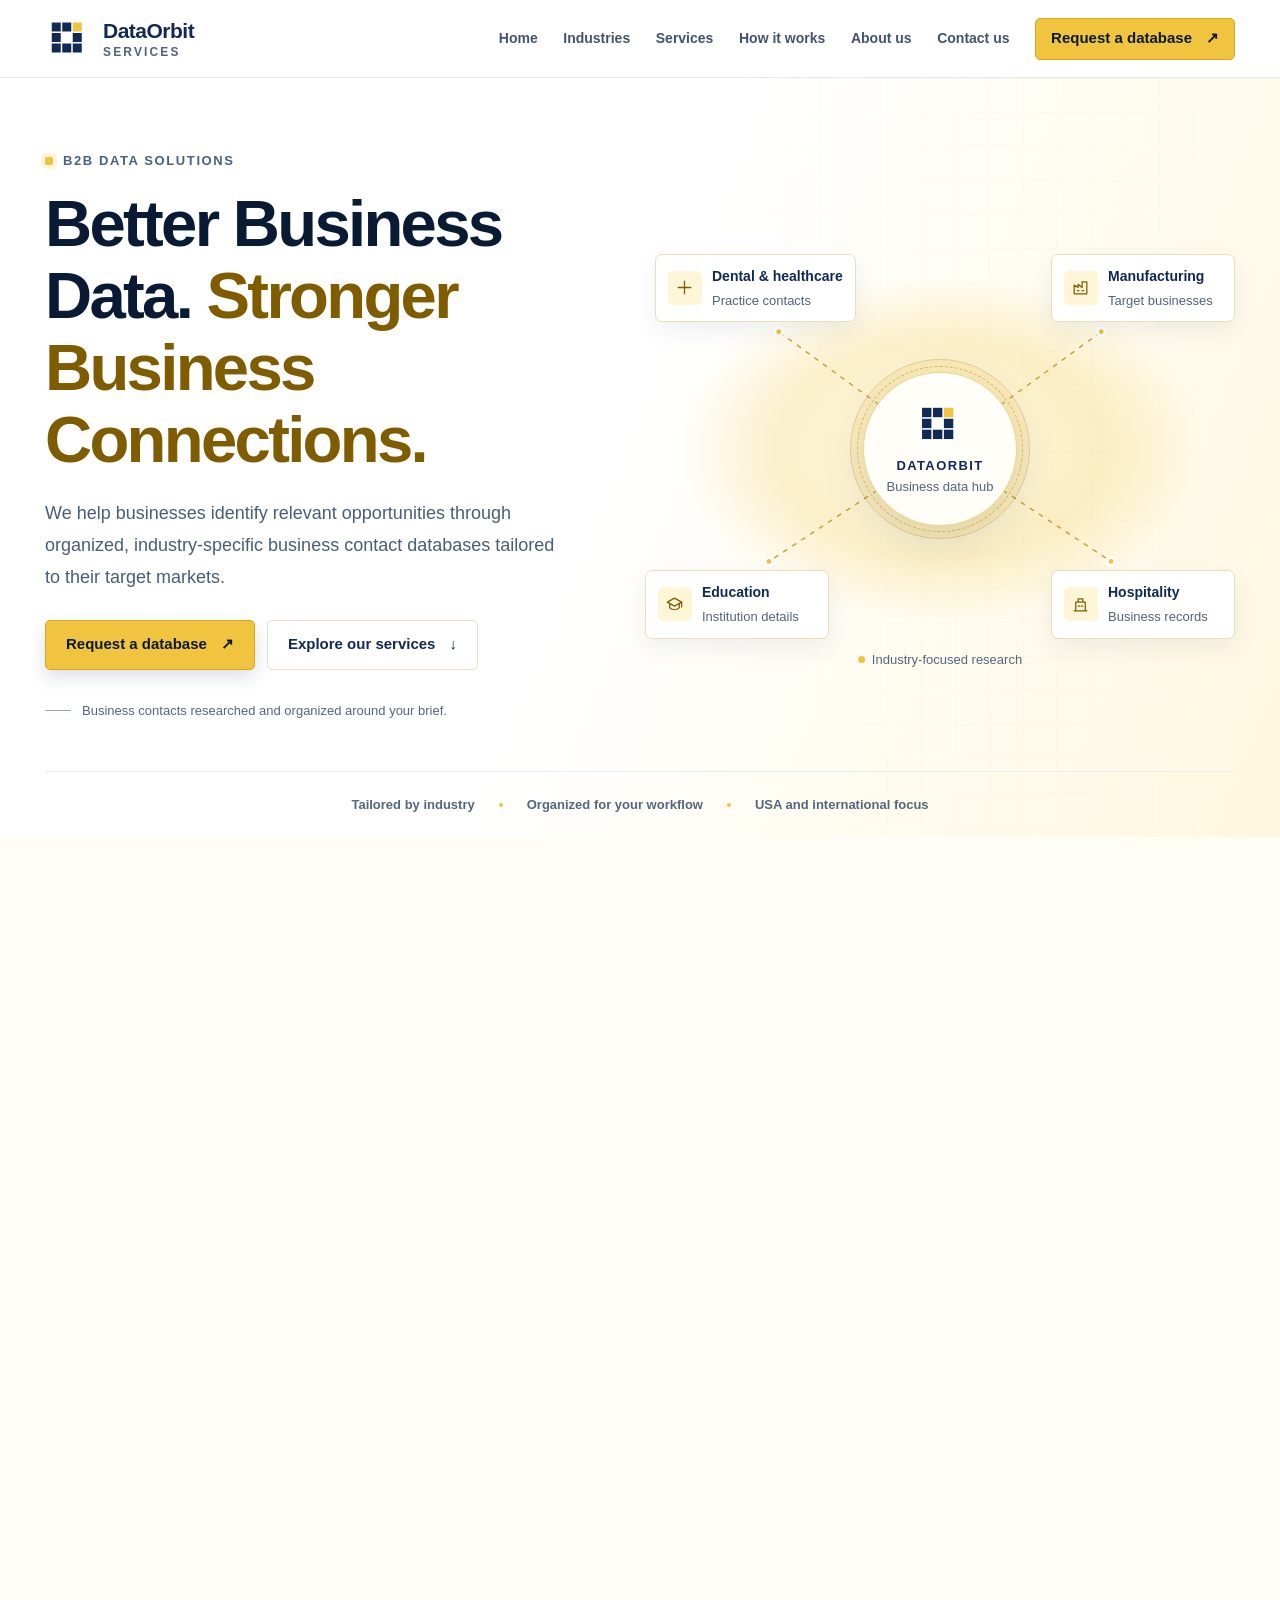
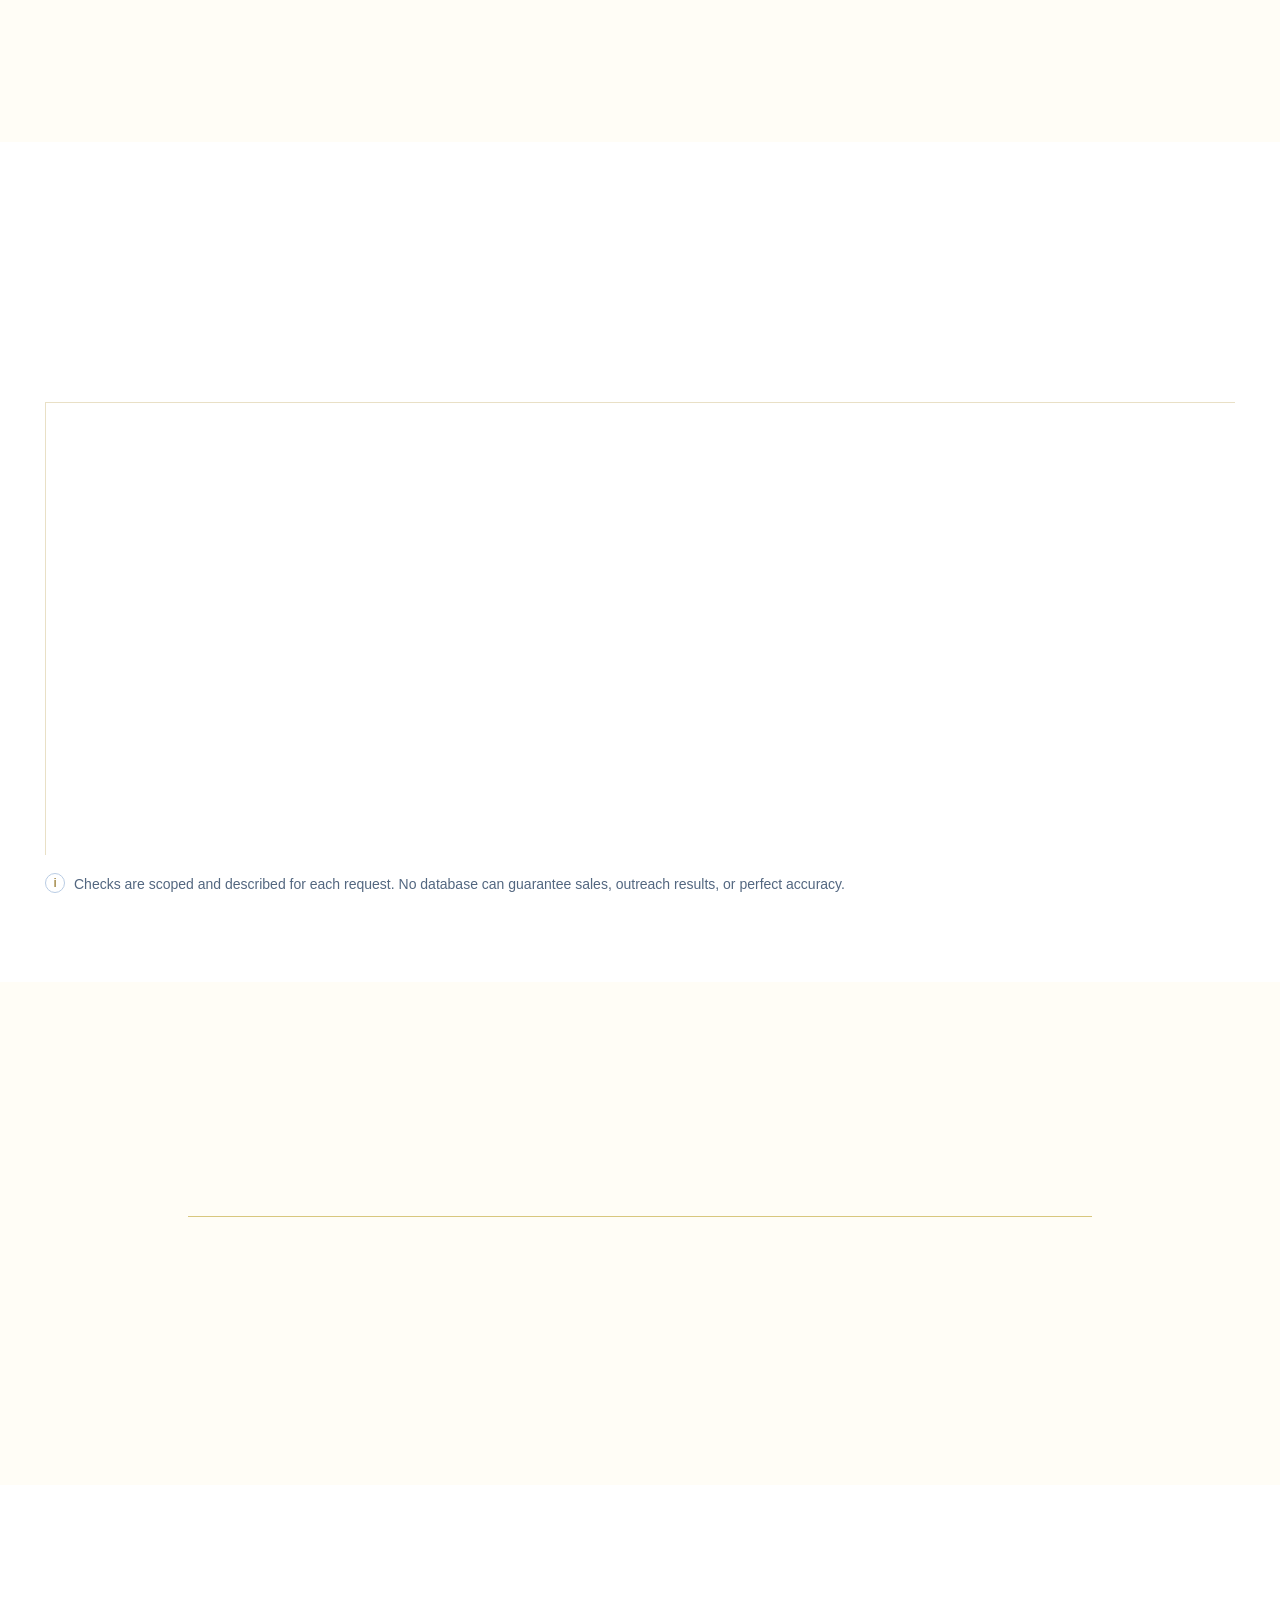
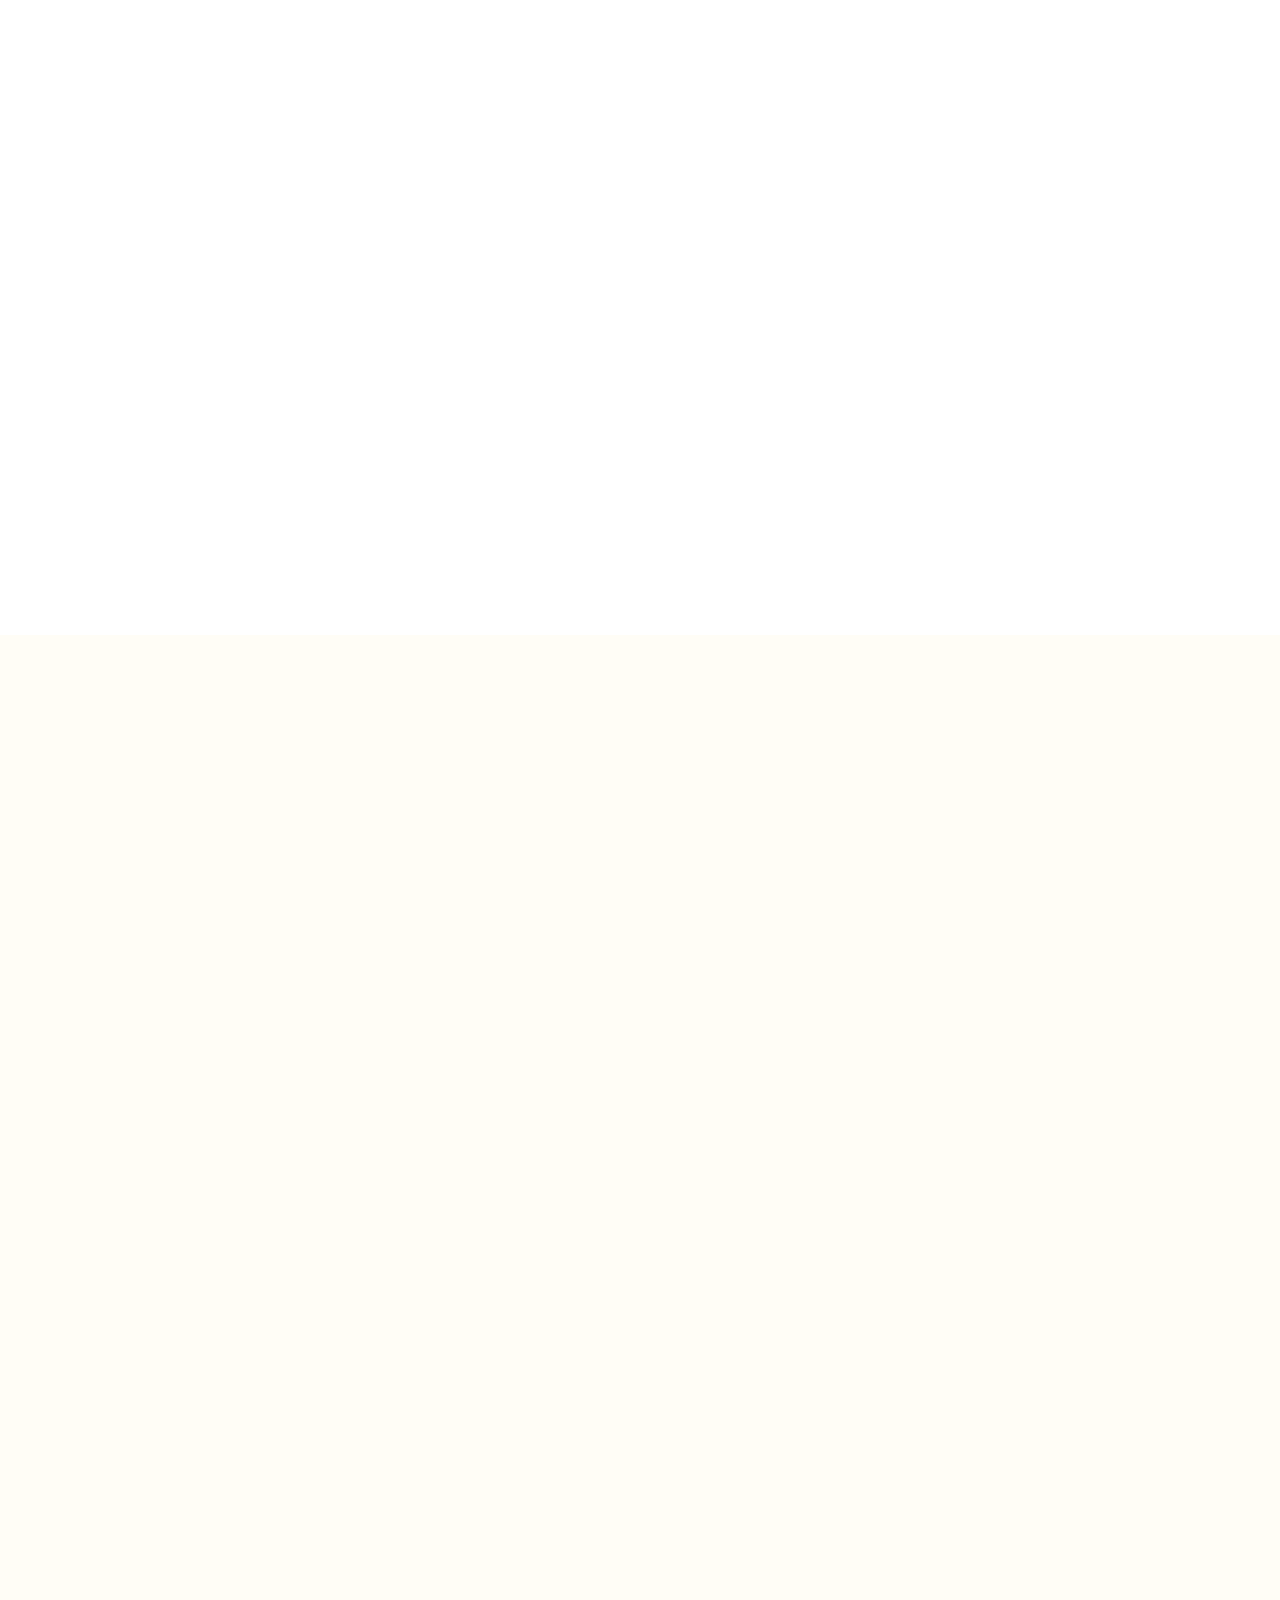
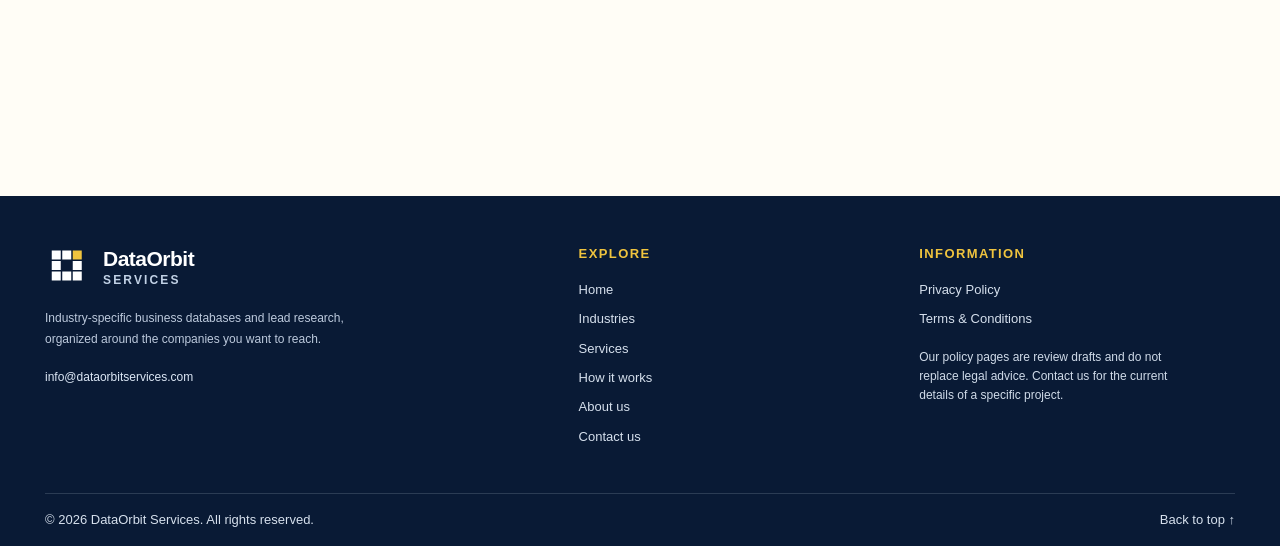
<file: index.html>
<!doctype html>
<html lang="en">
<head>
  <meta charset="utf-8">
  <meta name="viewport" content="width=device-width, initial-scale=1">
  <meta name="theme-color" content="#102A56">
  <meta name="description" content="Industry-specific business databases and lead research, tailored to the companies and markets you want to reach.">
  <meta name="referrer" content="strict-origin-when-cross-origin">
  <meta http-equiv="Content-Security-Policy" content="default-src 'self'; base-uri 'self'; object-src 'none'; frame-src 'none'; img-src 'self' data:; style-src 'self'; font-src 'self'; script-src 'self'; connect-src 'self'; form-action 'none'; upgrade-insecure-requests">
  <title>DataOrbit Services | Better Business Data</title>
  <link rel="icon" type="image/svg+xml" href="assets/favicon.svg">
  <link rel="stylesheet" href="style.css">
  <script src="script.js" defer></script>
</head>
<body>
  <a class="skip-link" href="#main-content">Skip to content</a>
  <header class="site-header" id="top">
    <div class="container header-inner">
      <a class="brand" href="#home" aria-label="DataOrbit Services home">
        <img class="brand-icon" src="assets/dataorbit-logo.svg" alt="">
        <span class="brand-wordmark"><span class="brand-title">DataOrbit</span><span class="brand-subtitle">SERVICES</span></span>
      </a>
      <button class="menu-toggle" type="button" aria-expanded="false" aria-controls="primary-nav" aria-label="Open navigation">
        <span></span><span></span><span></span>
      </button>
      <nav class="primary-nav" id="primary-nav" aria-label="Main navigation">
        <a href="#home">Home</a>
        <a href="#industries">Industries</a>
        <a href="#services">Services</a>
        <a href="#process">How it works</a>
        <a href="#about">About us</a>
        <a href="#contact">Contact us</a>
        <a class="button button-small" href="#request-form">Request a database <span aria-hidden="true">↗</span></a>
      </nav>
    </div>
  </header>

  <main id="main-content">
    <section class="hero" id="home" aria-labelledby="hero-title">
      <div class="hero-grid-pattern" aria-hidden="true"></div>
      <div class="container hero-layout">
        <div class="hero-copy reveal">
          <p class="eyebrow"><span class="eyebrow-marker" aria-hidden="true"></span>B2B DATA SOLUTIONS</p>
          <h1 id="hero-title">Better Business Data. <span>Stronger Business Connections.</span></h1>
          <p class="hero-intro">We help businesses identify relevant opportunities through organized, industry-specific business contact databases tailored to their target markets.</p>
          <div class="hero-actions">
            <a class="button button-primary" href="#request-form">Request a database <span aria-hidden="true">↗</span></a>
            <a class="button button-secondary" href="#services">Explore our services <span aria-hidden="true">↓</span></a>
          </div>
          <p class="hero-caption"><span class="caption-rule" aria-hidden="true"></span>Business contacts researched and organized around your brief.</p>
        </div>

        <div class="network-visual reveal" role="img" aria-label="A central DataOrbit hub connected with dental, manufacturing, education, and hospitality industries">
          <div class="network-wash" aria-hidden="true"></div>
          <svg class="network-lines" viewBox="0 0 560 440" aria-hidden="true">
            <path d="M280 220 115 100M280 220 445 100M280 220 105 335M280 220 455 335"/>
            <circle cx="115" cy="100" r="4"/><circle cx="445" cy="100" r="4"/><circle cx="105" cy="335" r="4"/><circle cx="455" cy="335" r="4"/>
          </svg>
          <div class="network-center"><img src="assets/dataorbit-logo.svg" alt=""><span>DATAORBIT</span><small>Business data hub</small></div>
          <div class="network-node node-dental"><span class="node-icon" aria-hidden="true"><svg viewBox="0 0 24 24"><path d="M12 4v16M4 12h16"/></svg></span><span><b>Dental &amp; healthcare</b><small>Practice contacts</small></span></div>
          <div class="network-node node-manufacturing"><span class="node-icon" aria-hidden="true"><svg viewBox="0 0 24 24"><path d="M4 20V9l5 3V8l5 4V5h6v15H4Z"/><path d="M8 16h2m4 0h2"/></svg></span><span><b>Manufacturing</b><small>Target businesses</small></span></div>
          <div class="network-node node-education"><span class="node-icon" aria-hidden="true"><svg viewBox="0 0 24 24"><path d="m3 9 9-5 9 5-9 5-9-5Z"/><path d="M6 11v5c3.5 3 8.5 3 12 0v-5m3-2v6"/></svg></span><span><b>Education</b><small>Institution details</small></span></div>
          <div class="network-node node-hospitality"><span class="node-icon" aria-hidden="true"><svg viewBox="0 0 24 24"><path d="M4 20h16M6 20V9h12v11M9 9V5h6v4m-6 5h2m2 0h2"/></svg></span><span><b>Hospitality</b><small>Business records</small></span></div>
          <div class="network-legend"><span></span>Industry-focused research</div>
        </div>
      </div>
      <div class="container hero-proofline"><span>Tailored by industry</span><i></i><span>Organized for your workflow</span><i></i><span>USA and international focus</span></div>
    </section>

    <section class="industries section-pad" id="industries" aria-labelledby="industries-title">
      <div class="container">
        <div class="section-heading reveal">
          <div><p class="eyebrow"><span class="eyebrow-marker" aria-hidden="true"></span>INDUSTRIES WE RESEARCH</p><h2 id="industries-title">Industry-Specific Data for <span>Your Target Market</span></h2></div>
          <p>Choose the companies your business wants to reach. These are examples of target markets; database availability and scope are confirmed for each request.</p>
        </div>
        <div class="industry-grid">
          <article class="industry-card featured-card reveal">
            <span class="card-label">FEATURED EXAMPLE</span>
            <span class="industry-icon icon-dental" aria-hidden="true"><svg viewBox="0 0 32 32"><path d="M16 6c-2.4-2-8-1-8 5 0 5 3 6 3.5 12 .4 4 3 4 4 1l.5-2c.6-2 1.4-2 2 0l.5 2c1 3 3.6 3 4-1 .5-6 3.5-7 3.5-12 0-6-5.6-7-8-5Z"/></svg></span>
            <h3>Dental &amp; Healthcare</h3>
            <p>Example focus: publicly available dental business contacts in the USA for dental equipment manufacturers and suppliers.</p>
            <button class="industry-action" type="button" data-industry="Dental &amp; Healthcare">Request this database <span aria-hidden="true">↗</span></button>
          </article>
          <article class="industry-card reveal">
            <span class="industry-icon icon-factory" aria-hidden="true"><svg viewBox="0 0 32 32"><path d="M5 27V13l7 4v-5l7 5V7h8v20H5Z"/><path d="M10 22h2m4 0h2m4 0h2"/></svg></span>
            <h3>Manufacturing</h3><p>Company and business contacts for relevant manufacturers and production sectors.</p>
            <button class="industry-action" type="button" data-industry="Manufacturing">Request this database <span aria-hidden="true">↗</span></button>
          </article>
          <article class="industry-card reveal">
            <span class="industry-icon icon-education" aria-hidden="true"><svg viewBox="0 0 32 32"><path d="m3 11 13-7 13 7-13 7-13-7Z"/><path d="M8 14v8c5 4 11 4 16 0v-8m5-3v10"/></svg></span>
            <h3>Education</h3><p>Research for schools, colleges, and other educational organizations.</p>
            <button class="industry-action" type="button" data-industry="Education">Request this database <span aria-hidden="true">↗</span></button>
          </article>
          <article class="industry-card reveal">
            <span class="industry-icon icon-hospitality" aria-hidden="true"><svg viewBox="0 0 32 32"><path d="M5 27h22M8 27V12h16v15M12 12V7h8v5m-8 7h2m4 0h2"/></svg></span>
            <h3>Restaurants &amp; Hospitality</h3><p>Business listings organized around hospitality categories and locations.</p>
            <button class="industry-action" type="button" data-industry="Restaurants &amp; Hospitality">Request this database <span aria-hidden="true">↗</span></button>
          </article>
          <article class="industry-card reveal">
            <span class="industry-icon icon-marketing" aria-hidden="true"><svg viewBox="0 0 32 32"><path d="M5 14v5h5l13 7V7l-13 7H5Z"/><path d="m10 19 3 8h5l-3-6m12-8 3-3m-3 10 3 3"/></svg></span>
            <h3>Marketing &amp; Advertising</h3><p>Agency and business contacts for a defined B2B audience.</p>
            <button class="industry-action" type="button" data-industry="Marketing &amp; Advertising">Request this database <span aria-hidden="true">↗</span></button>
          </article>
          <article class="industry-card reveal">
            <span class="industry-icon icon-distribution" aria-hidden="true"><svg viewBox="0 0 32 32"><path d="M4 9h15v15H4zM19 14h5l4 5v5h-9z"/><circle cx="10" cy="25" r="2.5"/><circle cx="24" cy="25" r="2.5"/></svg></span>
            <h3>Suppliers &amp; Distributors</h3><p>Find relevant companies across supply and distribution networks.</p>
            <button class="industry-action" type="button" data-industry="Suppliers &amp; Distributors">Request this database <span aria-hidden="true">↗</span></button>
          </article>
          <article class="industry-card industry-card-other reveal">
            <span class="industry-icon icon-other" aria-hidden="true"><svg viewBox="0 0 32 32"><circle cx="16" cy="16" r="11"/><path d="M16 10v12m-6-6h12"/></svg></span>
            <h3>Other B2B Industries</h3><p>Have a different market in mind? Tell us the audience and we can discuss the scope.</p>
            <button class="industry-action" type="button" data-industry="Other B2B Industries">Discuss your industry <span aria-hidden="true">↗</span></button>
          </article>
        </div>
      </div>
    </section>

    <section class="services section-pad" id="services" aria-labelledby="services-title">
      <div class="container">
        <div class="section-heading reveal">
          <div><p class="eyebrow"><span class="eyebrow-marker" aria-hidden="true"></span>WHAT WE DO</p><h2 id="services-title">Data Solutions Built Around <span>Your Business Needs</span></h2></div>
          <p>From defining a target market to preparing the records, request the research and data support that fits your project.</p>
        </div>
        <div class="service-grid">
          <article class="service-card reveal"><span class="service-index">01</span><span class="service-icon" aria-hidden="true"><svg viewBox="0 0 32 32"><circle cx="13" cy="13" r="8"/><path d="m19 19 8 8M9 13h8m-4-4v8"/></svg></span><h3>Industry-Specific Business Databases</h3><p>Business records structured around your chosen industry, geography, and company profile.</p></article>
          <article class="service-card reveal"><span class="service-index">02</span><span class="service-icon" aria-hidden="true"><svg viewBox="0 0 32 32"><circle cx="12" cy="10" r="5"/><path d="M3 27c0-6 3-9 9-9 2 0 4 .5 5.5 1.5M21 20h8m-4-4v8"/></svg></span><h3>Business Contact Research</h3><p>Research publicly available business contact information relevant to your requested audience.</p></article>
          <article class="service-card reveal"><span class="service-index">03</span><span class="service-icon" aria-hidden="true"><svg viewBox="0 0 32 32"><path d="M7 5h18v22H7zM11 11h10m-10 5h10m-10 5h6"/><path d="m21 24 2 2 5-6"/></svg></span><h3>Data Collection &amp; Organization</h3><p>Collect, structure, and arrange requested fields into a clear, practical database.</p></article>
          <article class="service-card reveal"><span class="service-index">04</span><span class="service-icon" aria-hidden="true"><svg viewBox="0 0 32 32"><path d="M6 8h20M6 16h12M6 24h8"/><path d="m21 20 3 3 5-6"/></svg></span><h3>Data Cleaning &amp; Duplicate Removal</h3><p>Review records for duplicates and organize agreed fields for a more consistent dataset.</p></article>
          <article class="service-card reveal"><span class="service-index">05</span><span class="service-icon" aria-hidden="true"><svg viewBox="0 0 32 32"><rect x="4" y="7" width="24" height="18" rx="2"/><path d="m5 9 11 9 11-9m-8 9 8 6"/></svg></span><h3>Email &amp; Contact Verification</h3><p>Request relevant checks where performed and available. Verification status and freshness vary by dataset.</p></article>
          <article class="service-card reveal"><span class="service-index">06</span><span class="service-icon" aria-hidden="true"><svg viewBox="0 0 32 32"><path d="M5 7h22v18H5zM10 12h12m-12 5h8"/><circle cx="23" cy="22" r="5"/><path d="m27 26 3 3"/></svg></span><h3>Custom Database Research</h3><p>Discuss a tailored research brief when your target market needs a more specific approach.</p></article>
        </div>
        <p class="service-note"><span aria-hidden="true">i</span> Checks are scoped and described for each request. No database can guarantee sales, outreach results, or perfect accuracy.</p>
      </div>
    </section>

    <section class="process section-pad" id="process" aria-labelledby="process-title">
      <div class="container">
        <div class="section-heading reveal">
          <div><p class="eyebrow"><span class="eyebrow-marker" aria-hidden="true"></span>HOW IT WORKS</p><h2 id="process-title">A clear path from brief <span>to database.</span></h2></div>
          <p>We align on the audience and scope before the requested database is prepared.</p>
        </div>
        <ol class="process-list">
          <li class="process-step reveal"><span class="step-number">01</span><span class="step-icon" aria-hidden="true"><svg viewBox="0 0 32 32"><path d="M7 5h18v22H7zM11 11h10m-10 5h10m-10 5h6"/></svg></span><h3>Share Your Requirements</h3><p>Tell us your target industry, location, business type, and goals.</p></li>
          <li class="process-step reveal"><span class="step-number">02</span><span class="step-icon" aria-hidden="true"><svg viewBox="0 0 32 32"><circle cx="14" cy="14" r="8"/><path d="m20 20 7 7M10 14h8m-4-4v8"/></svg></span><h3>Industry Research &amp; Data Collection</h3><p>We research the requested market and collect relevant business information within the agreed scope.</p></li>
          <li class="process-step reveal"><span class="step-number">03</span><span class="step-icon" aria-hidden="true"><svg viewBox="0 0 32 32"><path d="M6 8h20M6 16h13M6 24h9"/><path d="m20 23 3 3 6-7"/></svg></span><h3>Data Organization &amp; Appropriate Checks</h3><p>Records are organized, and any agreed cleaning or verification work is noted.</p></li>
          <li class="process-step reveal"><span class="step-number">04</span><span class="step-icon" aria-hidden="true"><svg viewBox="0 0 32 32"><path d="M5 10h22v17H5zM5 10l11 9 11-9M11 5h10"/></svg></span><h3>Database Delivery</h3><p>Receive the agreed database in the confirmed format after scope approval.</p></li>
        </ol>
      </div>
    </section>

    <section class="about section-pad" id="about" aria-labelledby="about-title">
      <div class="container about-layout">
        <div class="about-label reveal"><p class="eyebrow"><span class="eyebrow-marker" aria-hidden="true"></span>ABOUT DATAORBIT</p><span class="about-index">DATA<br>WITH<br>DIRECTION</span></div>
        <div class="about-copy reveal"><h2 id="about-title">Helping Businesses Find <span>the Right Connections</span></h2><p>DataOrbit Services focuses on collecting, researching, organizing, and preparing industry-specific business contact databases. We help manufacturers, suppliers, and other companies describe the organizations they want to reach, then shape the research around that brief.</p><p>Our aim is to provide useful business information for relevant B2B outreach and market research, with clear expectations about fields, sources, and checks. Contact information is handled within the agreed scope and should always be used in line with applicable privacy and anti-spam requirements.</p><div class="sample-dataset"><p><strong>Preview a sample database</strong><br>See an example of how business records can be organized in a CSV file.</p><a class="button button-secondary" href="assets/sample-business-dataset.csv" download>Download sample dataset <span aria-hidden="true">↓</span></a><p class="sample-dataset-note">All records in this sample are fictional and for demonstration only.</p></div><a class="text-link" href="#request-form">Tell us about your target market <span aria-hidden="true">↗</span></a></div>
      </div>
    </section>

    <section class="contact-section section-pad" id="contact" aria-labelledby="contact-title">
      <div class="container contact-layout">
        <div class="contact-copy reveal">
          <p class="eyebrow"><span class="eyebrow-marker" aria-hidden="true"></span>CONTACT DATAORBIT SERVICES</p>
          <h2 id="contact-title">Contact Us <span>about your data needs.</span></h2>
          <p>Tell us which businesses you want to reach and what information would be useful. Use the enquiry form to outline your database request and discuss its scope with us.</p>
          <a class="contact-email" href="mailto:info@dataorbitservices.com"><span class="contact-email-icon" aria-hidden="true">@</span><span><small>BUSINESS EMAIL</small><strong>info@dataorbitservices.com</strong></span></a>
          <a class="button button-secondary contact-button" href="#request-form">Request a database <span aria-hidden="true">↓</span></a>
          <p class="responsible-note"><strong>Responsible data use</strong><br>We focus on lawfully obtained business contact information. Clients are responsible for complying with applicable privacy, marketing, and anti-spam requirements.</p>
        </div>

        <div class="form-panel reveal" id="request-form">
          <div class="form-panel-heading"><div><p class="eyebrow"><span class="eyebrow-marker" aria-hidden="true"></span>DATABASE ENQUIRY</p><h3>Request a Database</h3></div><span class="required-note"><b>*</b> Required fields</span></div>
          <form class="request-form" id="database-form" data-endpoint="" aria-describedby="form-privacy-note" novalidate>
            <div class="form-grid">
              <label for="full-name">Full Name <span>*</span><input id="full-name" name="fullName" type="text" autocomplete="name" maxlength="120" placeholder="Your name" required></label>
              <label for="business-email">Business Email <span>*</span><input id="business-email" name="businessEmail" type="email" autocomplete="email" maxlength="254" placeholder="you@company.com" required></label>
              <label for="company-name">Company Name <span>*</span><input id="company-name" name="companyName" type="text" autocomplete="organization" maxlength="180" placeholder="Your company" required></label>
              <label for="industry-interest">Industry of Interest <span>*</span><select id="industry-interest" name="industry" required><option value="" disabled selected>Select a target industry</option><option>Dental &amp; Healthcare</option><option>Manufacturing</option><option>Education</option><option>Restaurants &amp; Hospitality</option><option>Marketing &amp; Advertising</option><option>Suppliers &amp; Distributors</option><option>Other B2B Industries</option></select></label>
              <label for="target-country">Target Country <span>*</span><select id="target-country" name="country" required><option value="" disabled selected>Select a country</option><option>USA</option><option>India</option><option>Other</option></select></label>
              <label id="other-country-wrap" for="other-country" hidden>Other country <span>*</span><input id="other-country" name="otherCountry" type="text" autocomplete="country-name" maxlength="100" placeholder="Enter target country"></label>
              <label for="contact-type">Type of Contacts Required <span>*</span><input id="contact-type" name="contactType" type="text" maxlength="180" placeholder="For example, practice owners" required></label>
              <label for="record-count">Approximate Number of Records <span>*</span><input id="record-count" name="recordCount" type="number" min="1" max="1000000" step="1" inputmode="numeric" placeholder="Approximate quantity" required></label>
            </div>

            <fieldset class="information-fields" aria-describedby="fields-help">
              <legend>Required Information Fields <span>*</span></legend>
              <p id="fields-help">Select all the fields you need.</p>
              <div class="checkbox-grid">
                <label><input type="checkbox" name="informationFields" value="Company name">Company name</label>
                <label><input type="checkbox" name="informationFields" value="Business contact name">Business contact name, where available</label>
                <label><input type="checkbox" name="informationFields" value="Business email">Business email</label>
                <label><input type="checkbox" name="informationFields" value="Business phone">Business phone</label>
                <label><input type="checkbox" name="informationFields" value="Company website">Company website</label>
                <label><input type="checkbox" name="informationFields" value="Industry">Industry</label>
                <label><input type="checkbox" name="informationFields" value="City, state, country">City, state, and country</label>
              </div>
              <span class="field-error" id="field-error" aria-live="polite"></span>
            </fieldset>

            <label class="requirements-label" for="additional-requirements">Additional Requirements<textarea id="additional-requirements" name="additionalRequirements" maxlength="2000" rows="3" placeholder="Company type, preferred format, or other useful details"></textarea></label>

            <p class="form-demo-note" id="form-privacy-note"><strong>Privacy-first demo:</strong> Submitting this form only validates the fields in your browser. This website does not send the information to DataOrbit. Your browser may autofill or retain fields according to its settings. Do not enter sensitive information. For an actual enquiry, email <a href="mailto:info@dataorbitservices.com">info@dataorbitservices.com</a>. See our <a href="privacy.html">Privacy Policy</a>.</p>
            <noscript><p class="form-demo-note">JavaScript is required for this demo form. Nothing can be submitted while it is unavailable.</p></noscript>
            <button class="button button-primary form-submit" type="submit" disabled>Check request <span aria-hidden="true">↗</span></button>
            <p class="form-status" id="form-status" role="status" aria-live="polite" hidden></p>
          </form>
        </div>
      </div>
    </section>
  </main>

  <footer class="site-footer">
    <div class="container footer-main">
      <div class="footer-brand"><a class="brand brand-footer" href="#home" aria-label="DataOrbit Services home"><img class="brand-icon" src="assets/dataorbit-logo-inverse.svg" alt=""><span class="brand-wordmark"><span class="brand-title">DataOrbit</span><span class="brand-subtitle">SERVICES</span></span></a><p>Industry-specific business databases and lead research, organized around the companies you want to reach.</p><p class="footer-contact-placeholder"><a href="mailto:info@dataorbitservices.com">info@dataorbitservices.com</a></p></div>
      <div class="footer-nav"><span class="footer-label">EXPLORE</span><a href="#home">Home</a><a href="#industries">Industries</a><a href="#services">Services</a><a href="#process">How it works</a><a href="#about">About us</a><a href="#contact">Contact us</a></div>
      <div class="footer-nav footer-legal"><span class="footer-label">INFORMATION</span><a href="privacy.html">Privacy Policy</a><a href="terms.html">Terms &amp; Conditions</a><p>Our policy pages are review drafts and do not replace legal advice. Contact us for the current details of a specific project.</p></div>
    </div>
    <div class="container footer-bottom"><span>© <span id="current-year"></span> DataOrbit Services. All rights reserved.</span><a href="#top">Back to top ↑</a></div>
  </footer>
</body>
</html>
</file>
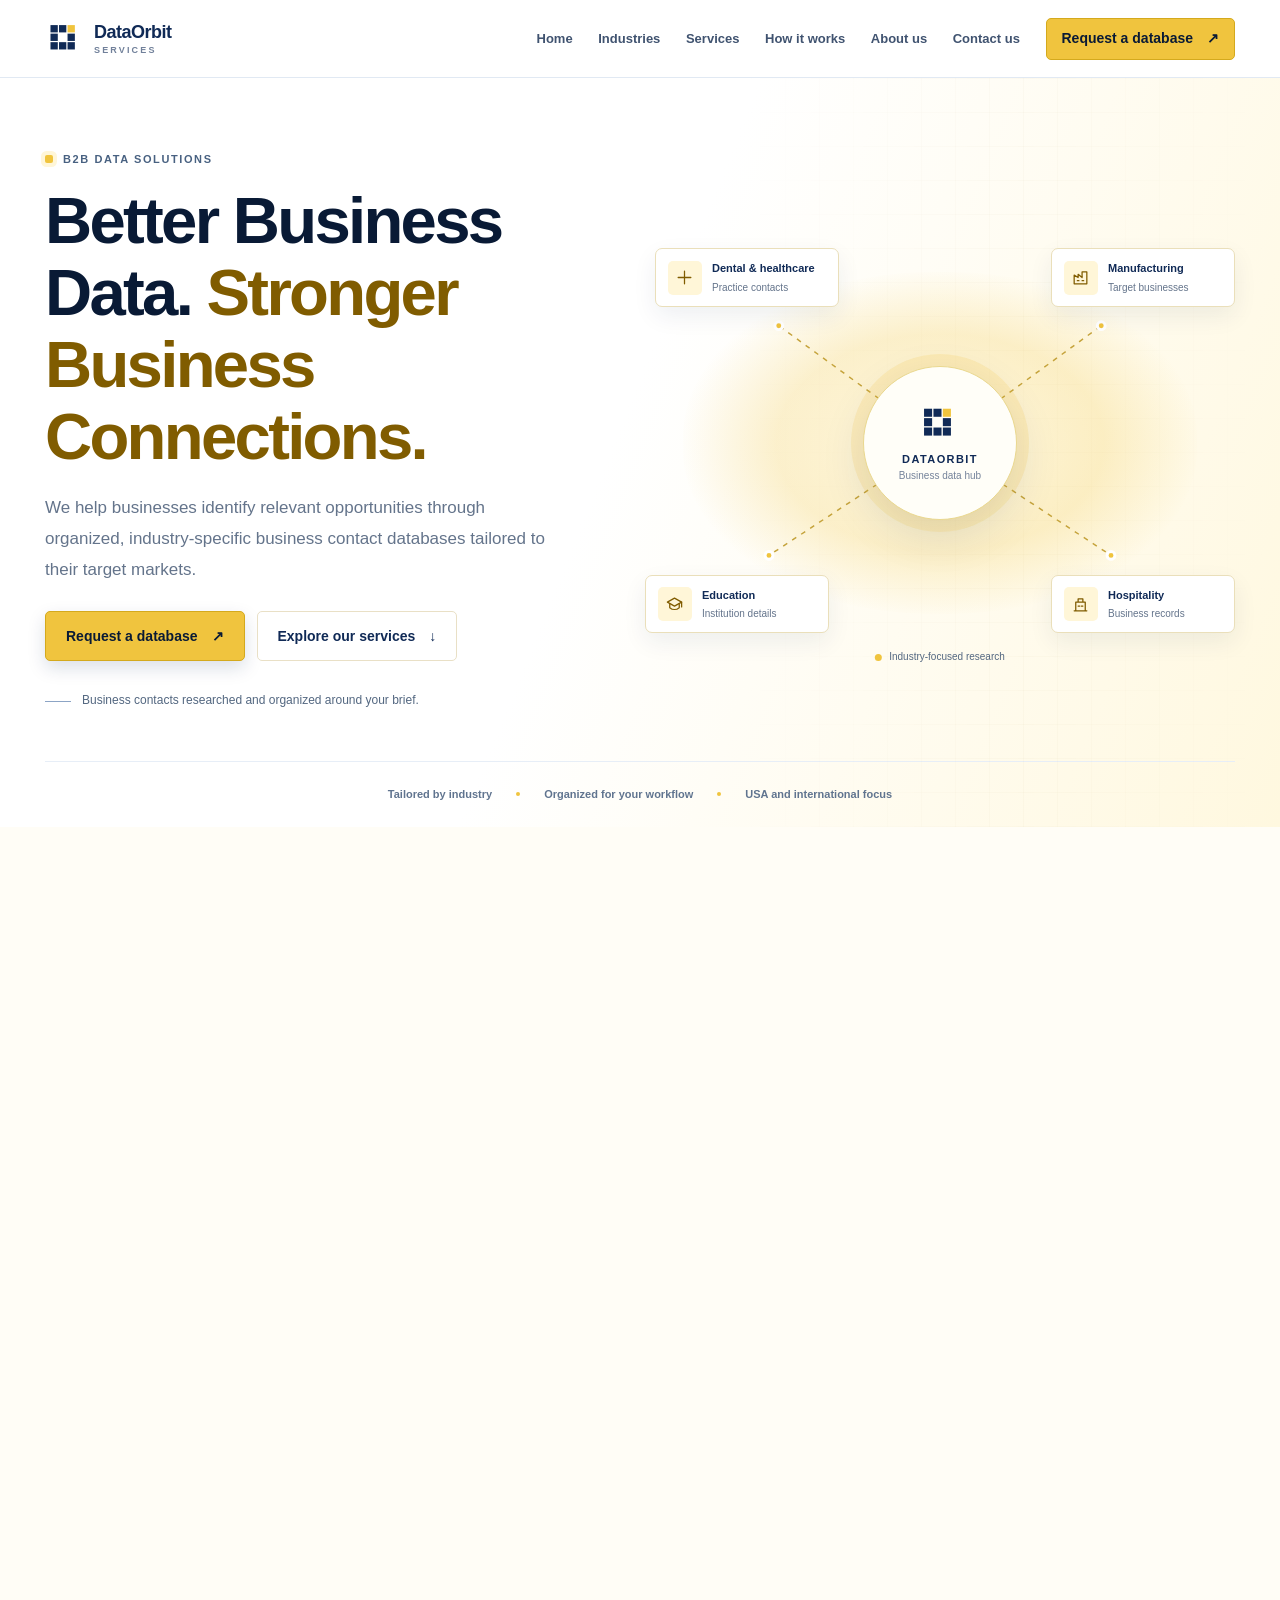
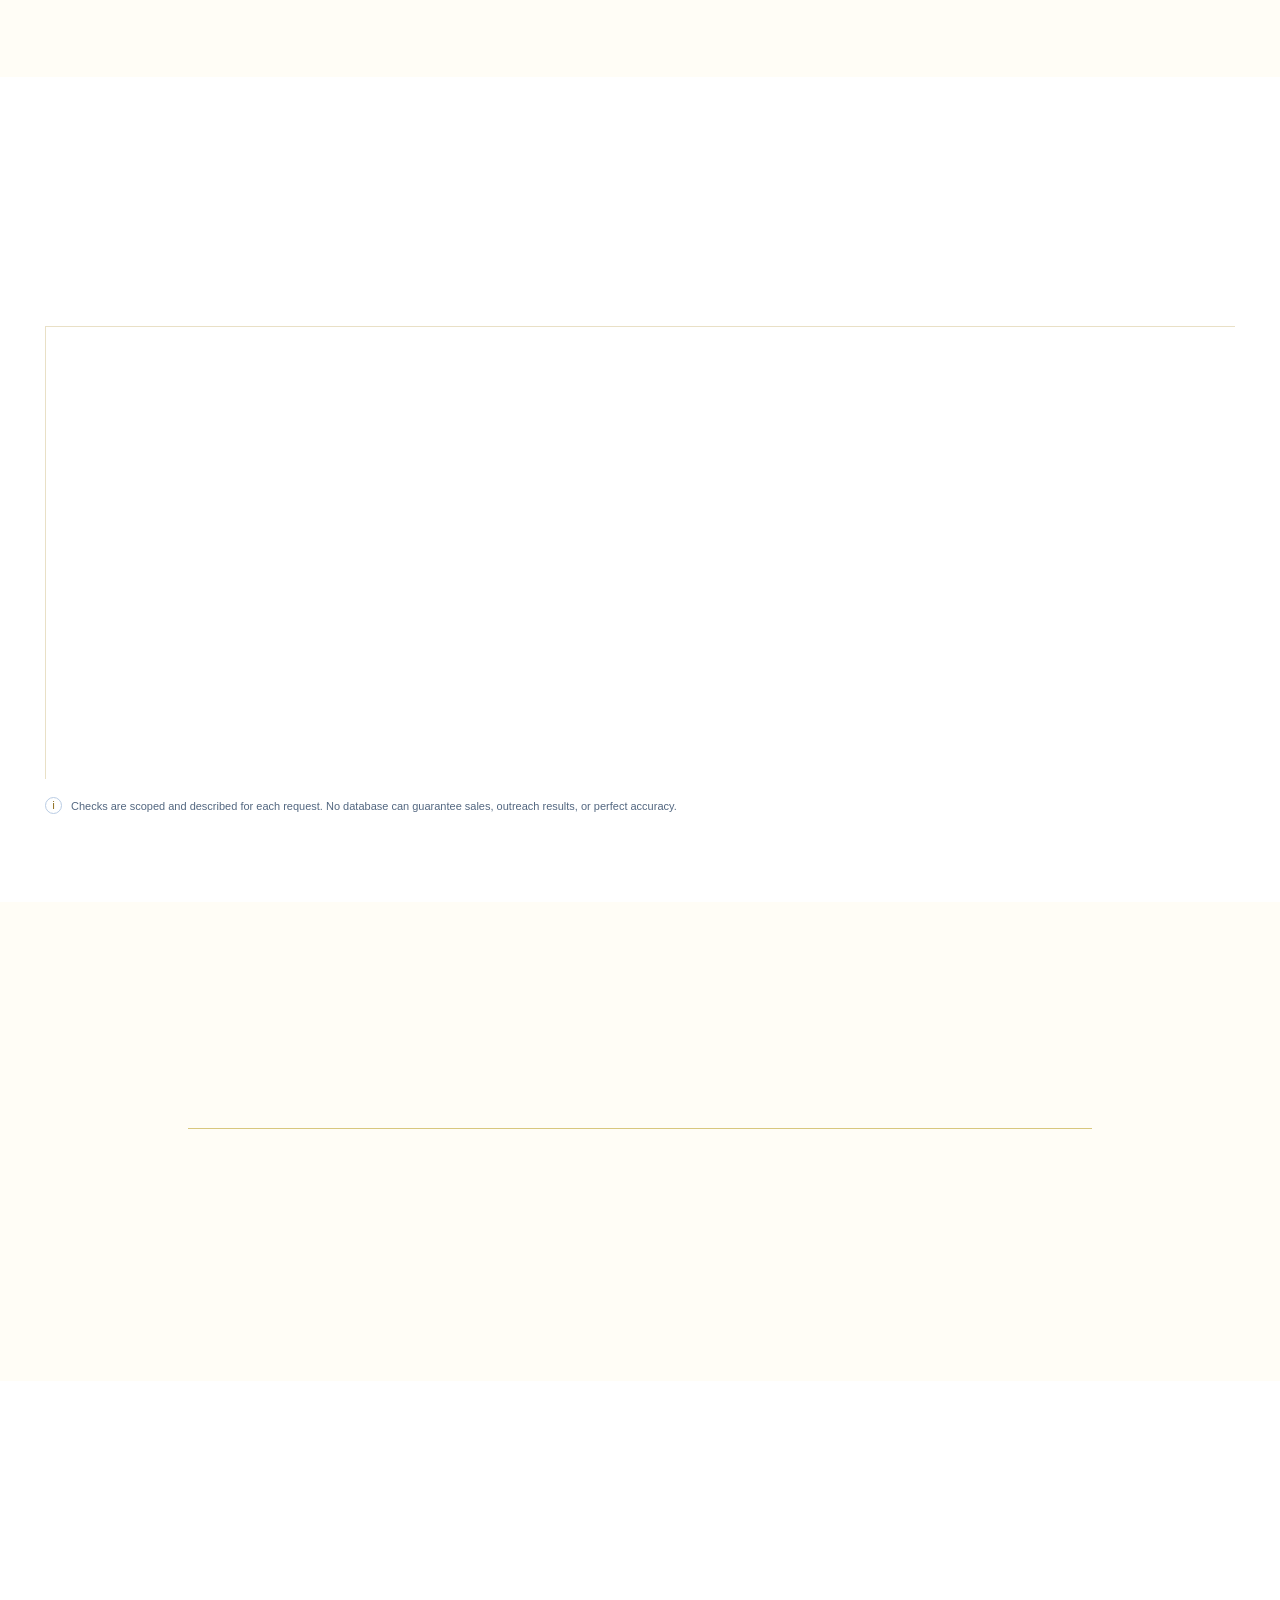
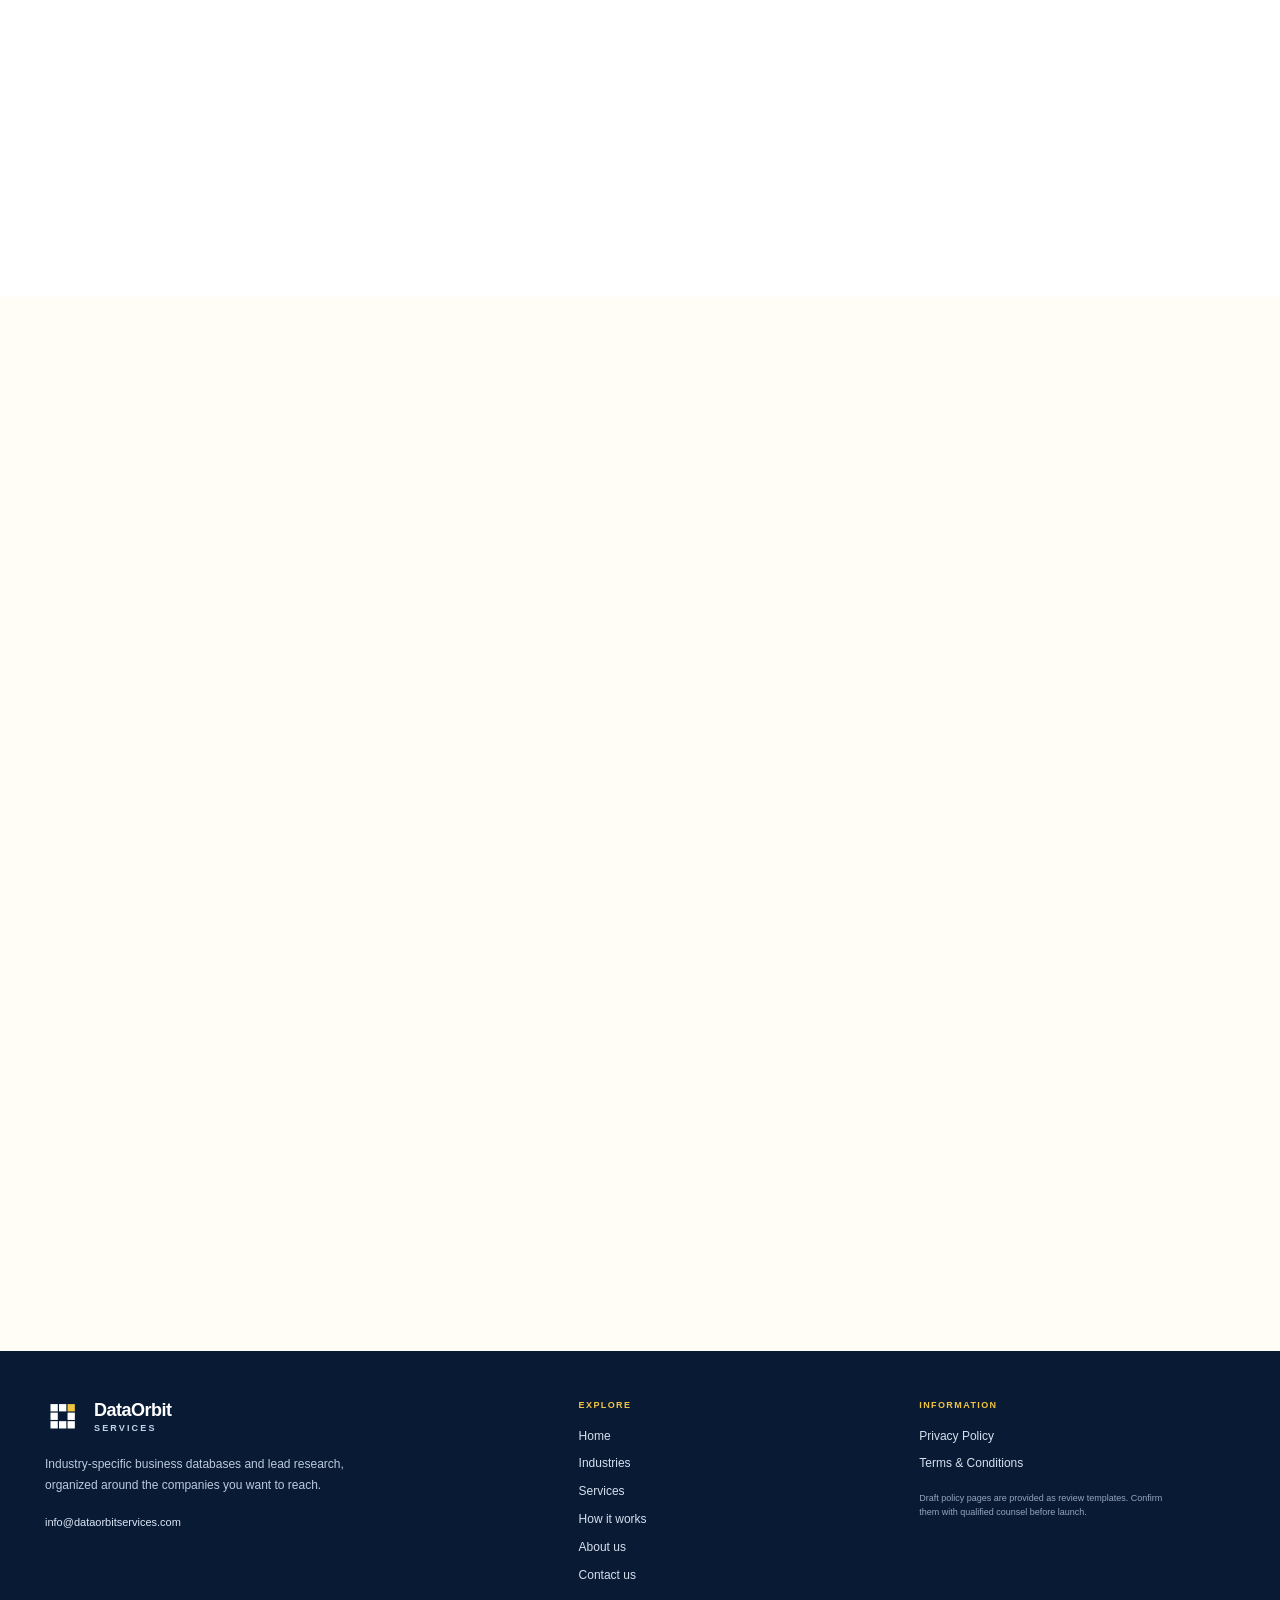
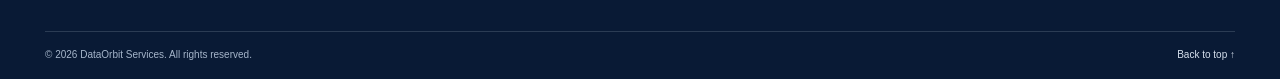
<file: Dataorbit websites/index.html>
<!doctype html>
<html lang="en">
<head>
  <meta charset="utf-8">
  <meta name="viewport" content="width=device-width, initial-scale=1">
  <meta name="theme-color" content="#102A56">
  <meta name="description" content="Industry-specific business databases and lead research, tailored to the companies and markets you want to reach.">
  <meta name="referrer" content="strict-origin-when-cross-origin">
  <meta http-equiv="Content-Security-Policy" content="default-src 'self'; base-uri 'self'; object-src 'none'; frame-src 'none'; img-src 'self' data:; style-src 'self'; font-src 'self'; script-src 'self'; connect-src 'self'; form-action 'none'; upgrade-insecure-requests">
  <title>DataOrbit Services | Better Business Data</title>
  <link rel="icon" type="image/svg+xml" href="assets/favicon.svg">
  <link rel="stylesheet" href="style.css">
  <script src="script.js" defer></script>
</head>
<body>
  <a class="skip-link" href="#main-content">Skip to content</a>
  <header class="site-header" id="top">
    <div class="container header-inner">
      <a class="brand" href="#home" aria-label="DataOrbit Services home">
        <img class="brand-icon" src="assets/dataorbit-logo.svg" alt="">
        <span class="brand-wordmark"><span class="brand-title">DataOrbit</span><span class="brand-subtitle">SERVICES</span></span>
      </a>
      <button class="menu-toggle" type="button" aria-expanded="false" aria-controls="primary-nav" aria-label="Open navigation">
        <span></span><span></span><span></span>
      </button>
      <nav class="primary-nav" id="primary-nav" aria-label="Main navigation">
        <a href="#home">Home</a>
        <a href="#industries">Industries</a>
        <a href="#services">Services</a>
        <a href="#process">How it works</a>
        <a href="#about">About us</a>
        <a href="#contact">Contact us</a>
        <a class="button button-small" href="#request-form">Request a database <span aria-hidden="true">↗</span></a>
      </nav>
    </div>
  </header>

  <main id="main-content">
    <section class="hero" id="home" aria-labelledby="hero-title">
      <div class="hero-grid-pattern" aria-hidden="true"></div>
      <div class="container hero-layout">
        <div class="hero-copy reveal">
          <p class="eyebrow"><span class="eyebrow-marker" aria-hidden="true"></span>B2B DATA SOLUTIONS</p>
          <h1 id="hero-title">Better Business Data. <span>Stronger Business Connections.</span></h1>
          <p class="hero-intro">We help businesses identify relevant opportunities through organized, industry-specific business contact databases tailored to their target markets.</p>
          <div class="hero-actions">
            <a class="button button-primary" href="#request-form">Request a database <span aria-hidden="true">↗</span></a>
            <a class="button button-secondary" href="#services">Explore our services <span aria-hidden="true">↓</span></a>
          </div>
          <p class="hero-caption"><span class="caption-rule" aria-hidden="true"></span>Business contacts researched and organized around your brief.</p>
        </div>

        <div class="network-visual reveal" role="img" aria-label="A central DataOrbit hub connected with dental, manufacturing, education, and hospitality industries">
          <div class="network-wash" aria-hidden="true"></div>
          <svg class="network-lines" viewBox="0 0 560 440" aria-hidden="true">
            <path d="M280 220 115 100M280 220 445 100M280 220 105 335M280 220 455 335"/>
            <circle cx="115" cy="100" r="4"/><circle cx="445" cy="100" r="4"/><circle cx="105" cy="335" r="4"/><circle cx="455" cy="335" r="4"/>
          </svg>
          <div class="network-center"><img src="assets/dataorbit-logo.svg" alt=""><span>DATAORBIT</span><small>Business data hub</small></div>
          <div class="network-node node-dental"><span class="node-icon" aria-hidden="true"><svg viewBox="0 0 24 24"><path d="M12 4v16M4 12h16"/></svg></span><span><b>Dental &amp; healthcare</b><small>Practice contacts</small></span></div>
          <div class="network-node node-manufacturing"><span class="node-icon" aria-hidden="true"><svg viewBox="0 0 24 24"><path d="M4 20V9l5 3V8l5 4V5h6v15H4Z"/><path d="M8 16h2m4 0h2"/></svg></span><span><b>Manufacturing</b><small>Target businesses</small></span></div>
          <div class="network-node node-education"><span class="node-icon" aria-hidden="true"><svg viewBox="0 0 24 24"><path d="m3 9 9-5 9 5-9 5-9-5Z"/><path d="M6 11v5c3.5 3 8.5 3 12 0v-5m3-2v6"/></svg></span><span><b>Education</b><small>Institution details</small></span></div>
          <div class="network-node node-hospitality"><span class="node-icon" aria-hidden="true"><svg viewBox="0 0 24 24"><path d="M4 20h16M6 20V9h12v11M9 9V5h6v4m-6 5h2m2 0h2"/></svg></span><span><b>Hospitality</b><small>Business records</small></span></div>
          <div class="network-legend"><span></span>Industry-focused research</div>
        </div>
      </div>
      <div class="container hero-proofline"><span>Tailored by industry</span><i></i><span>Organized for your workflow</span><i></i><span>USA and international focus</span></div>
    </section>

    <section class="industries section-pad" id="industries" aria-labelledby="industries-title">
      <div class="container">
        <div class="section-heading reveal">
          <div><p class="eyebrow"><span class="eyebrow-marker" aria-hidden="true"></span>INDUSTRIES WE RESEARCH</p><h2 id="industries-title">Industry-Specific Data for <span>Your Target Market</span></h2></div>
          <p>Choose the companies your business wants to reach. These are examples of target markets; database availability and scope are confirmed for each request.</p>
        </div>
        <div class="industry-grid">
          <article class="industry-card featured-card reveal">
            <span class="card-label">FEATURED EXAMPLE</span>
            <span class="industry-icon icon-dental" aria-hidden="true"><svg viewBox="0 0 32 32"><path d="M16 6c-2.4-2-8-1-8 5 0 5 3 6 3.5 12 .4 4 3 4 4 1l.5-2c.6-2 1.4-2 2 0l.5 2c1 3 3.6 3 4-1 .5-6 3.5-7 3.5-12 0-6-5.6-7-8-5Z"/></svg></span>
            <h3>Dental &amp; Healthcare</h3>
            <p>Example focus: publicly available dental business contacts in the USA for dental equipment manufacturers and suppliers.</p>
            <button class="industry-action" type="button" data-industry="Dental &amp; Healthcare">Request this database <span aria-hidden="true">↗</span></button>
          </article>
          <article class="industry-card reveal">
            <span class="industry-icon icon-factory" aria-hidden="true"><svg viewBox="0 0 32 32"><path d="M5 27V13l7 4v-5l7 5V7h8v20H5Z"/><path d="M10 22h2m4 0h2m4 0h2"/></svg></span>
            <h3>Manufacturing</h3><p>Company and business contacts for relevant manufacturers and production sectors.</p>
            <button class="industry-action" type="button" data-industry="Manufacturing">Request this database <span aria-hidden="true">↗</span></button>
          </article>
          <article class="industry-card reveal">
            <span class="industry-icon icon-education" aria-hidden="true"><svg viewBox="0 0 32 32"><path d="m3 11 13-7 13 7-13 7-13-7Z"/><path d="M8 14v8c5 4 11 4 16 0v-8m5-3v10"/></svg></span>
            <h3>Education</h3><p>Research for schools, colleges, and other educational organizations.</p>
            <button class="industry-action" type="button" data-industry="Education">Request this database <span aria-hidden="true">↗</span></button>
          </article>
          <article class="industry-card reveal">
            <span class="industry-icon icon-hospitality" aria-hidden="true"><svg viewBox="0 0 32 32"><path d="M5 27h22M8 27V12h16v15M12 12V7h8v5m-8 7h2m4 0h2"/></svg></span>
            <h3>Restaurants &amp; Hospitality</h3><p>Business listings organized around hospitality categories and locations.</p>
            <button class="industry-action" type="button" data-industry="Restaurants &amp; Hospitality">Request this database <span aria-hidden="true">↗</span></button>
          </article>
          <article class="industry-card reveal">
            <span class="industry-icon icon-marketing" aria-hidden="true"><svg viewBox="0 0 32 32"><path d="M5 14v5h5l13 7V7l-13 7H5Z"/><path d="m10 19 3 8h5l-3-6m12-8 3-3m-3 10 3 3"/></svg></span>
            <h3>Marketing &amp; Advertising</h3><p>Agency and business contacts for a defined B2B audience.</p>
            <button class="industry-action" type="button" data-industry="Marketing &amp; Advertising">Request this database <span aria-hidden="true">↗</span></button>
          </article>
          <article class="industry-card reveal">
            <span class="industry-icon icon-distribution" aria-hidden="true"><svg viewBox="0 0 32 32"><path d="M4 9h15v15H4zM19 14h5l4 5v5h-9z"/><circle cx="10" cy="25" r="2.5"/><circle cx="24" cy="25" r="2.5"/></svg></span>
            <h3>Suppliers &amp; Distributors</h3><p>Find relevant companies across supply and distribution networks.</p>
            <button class="industry-action" type="button" data-industry="Suppliers &amp; Distributors">Request this database <span aria-hidden="true">↗</span></button>
          </article>
          <article class="industry-card industry-card-other reveal">
            <span class="industry-icon icon-other" aria-hidden="true"><svg viewBox="0 0 32 32"><circle cx="16" cy="16" r="11"/><path d="M16 10v12m-6-6h12"/></svg></span>
            <h3>Other B2B Industries</h3><p>Have a different market in mind? Tell us the audience and we can discuss the scope.</p>
            <button class="industry-action" type="button" data-industry="Other B2B Industries">Discuss your industry <span aria-hidden="true">↗</span></button>
          </article>
        </div>
      </div>
    </section>

    <section class="services section-pad" id="services" aria-labelledby="services-title">
      <div class="container">
        <div class="section-heading reveal">
          <div><p class="eyebrow"><span class="eyebrow-marker" aria-hidden="true"></span>WHAT WE DO</p><h2 id="services-title">Data Solutions Built Around <span>Your Business Needs</span></h2></div>
          <p>From defining a target market to preparing the records, request the research and data support that fits your project.</p>
        </div>
        <div class="service-grid">
          <article class="service-card reveal"><span class="service-index">01</span><span class="service-icon" aria-hidden="true"><svg viewBox="0 0 32 32"><circle cx="13" cy="13" r="8"/><path d="m19 19 8 8M9 13h8m-4-4v8"/></svg></span><h3>Industry-Specific Business Databases</h3><p>Business records structured around your chosen industry, geography, and company profile.</p></article>
          <article class="service-card reveal"><span class="service-index">02</span><span class="service-icon" aria-hidden="true"><svg viewBox="0 0 32 32"><circle cx="12" cy="10" r="5"/><path d="M3 27c0-6 3-9 9-9 2 0 4 .5 5.5 1.5M21 20h8m-4-4v8"/></svg></span><h3>Business Contact Research</h3><p>Research publicly available business contact information relevant to your requested audience.</p></article>
          <article class="service-card reveal"><span class="service-index">03</span><span class="service-icon" aria-hidden="true"><svg viewBox="0 0 32 32"><path d="M7 5h18v22H7zM11 11h10m-10 5h10m-10 5h6"/><path d="m21 24 2 2 5-6"/></svg></span><h3>Data Collection &amp; Organization</h3><p>Collect, structure, and arrange requested fields into a clear, practical database.</p></article>
          <article class="service-card reveal"><span class="service-index">04</span><span class="service-icon" aria-hidden="true"><svg viewBox="0 0 32 32"><path d="M6 8h20M6 16h12M6 24h8"/><path d="m21 20 3 3 5-6"/></svg></span><h3>Data Cleaning &amp; Duplicate Removal</h3><p>Review records for duplicates and organize agreed fields for a more consistent dataset.</p></article>
          <article class="service-card reveal"><span class="service-index">05</span><span class="service-icon" aria-hidden="true"><svg viewBox="0 0 32 32"><rect x="4" y="7" width="24" height="18" rx="2"/><path d="m5 9 11 9 11-9m-8 9 8 6"/></svg></span><h3>Email &amp; Contact Verification</h3><p>Request relevant checks where performed and available. Verification status and freshness vary by dataset.</p></article>
          <article class="service-card reveal"><span class="service-index">06</span><span class="service-icon" aria-hidden="true"><svg viewBox="0 0 32 32"><path d="M5 7h22v18H5zM10 12h12m-12 5h8"/><circle cx="23" cy="22" r="5"/><path d="m27 26 3 3"/></svg></span><h3>Custom Database Research</h3><p>Discuss a tailored research brief when your target market needs a more specific approach.</p></article>
        </div>
        <p class="service-note"><span aria-hidden="true">i</span> Checks are scoped and described for each request. No database can guarantee sales, outreach results, or perfect accuracy.</p>
      </div>
    </section>

    <section class="process section-pad" id="process" aria-labelledby="process-title">
      <div class="container">
        <div class="section-heading reveal">
          <div><p class="eyebrow"><span class="eyebrow-marker" aria-hidden="true"></span>HOW IT WORKS</p><h2 id="process-title">A clear path from brief <span>to database.</span></h2></div>
          <p>We align on the audience and scope before the requested database is prepared.</p>
        </div>
        <ol class="process-list">
          <li class="process-step reveal"><span class="step-number">01</span><span class="step-icon" aria-hidden="true"><svg viewBox="0 0 32 32"><path d="M7 5h18v22H7zM11 11h10m-10 5h10m-10 5h6"/></svg></span><h3>Share Your Requirements</h3><p>Tell us your target industry, location, business type, and goals.</p></li>
          <li class="process-step reveal"><span class="step-number">02</span><span class="step-icon" aria-hidden="true"><svg viewBox="0 0 32 32"><circle cx="14" cy="14" r="8"/><path d="m20 20 7 7M10 14h8m-4-4v8"/></svg></span><h3>Industry Research &amp; Data Collection</h3><p>We research the requested market and collect relevant business information within the agreed scope.</p></li>
          <li class="process-step reveal"><span class="step-number">03</span><span class="step-icon" aria-hidden="true"><svg viewBox="0 0 32 32"><path d="M6 8h20M6 16h13M6 24h9"/><path d="m20 23 3 3 6-7"/></svg></span><h3>Data Organization &amp; Appropriate Checks</h3><p>Records are organized, and any agreed cleaning or verification work is noted.</p></li>
          <li class="process-step reveal"><span class="step-number">04</span><span class="step-icon" aria-hidden="true"><svg viewBox="0 0 32 32"><path d="M5 10h22v17H5zM5 10l11 9 11-9M11 5h10"/></svg></span><h3>Database Delivery</h3><p>Receive the agreed database in the confirmed format after scope approval.</p></li>
        </ol>
      </div>
    </section>

    <section class="about section-pad" id="about" aria-labelledby="about-title">
      <div class="container about-layout">
        <div class="about-label reveal"><p class="eyebrow"><span class="eyebrow-marker" aria-hidden="true"></span>ABOUT DATAORBIT</p><span class="about-index">DATA<br>WITH<br>DIRECTION</span></div>
        <div class="about-copy reveal"><h2 id="about-title">Helping Businesses Find <span>the Right Connections</span></h2><p>DataOrbit Services focuses on collecting, researching, organizing, and preparing industry-specific business contact databases. We help manufacturers, suppliers, and other companies describe the organizations they want to reach, then shape the research around that brief.</p><p>Our aim is to provide useful business information for relevant B2B outreach and market research, with clear expectations about fields, sources, and checks. Contact information is handled within the agreed scope and should always be used in line with applicable privacy and anti-spam requirements.</p><a class="text-link" href="#request-form">Tell us about your target market <span aria-hidden="true">↗</span></a></div>
      </div>
    </section>

    <section class="contact-section section-pad" id="contact" aria-labelledby="contact-title">
      <div class="container contact-layout">
        <div class="contact-copy reveal">
          <p class="eyebrow"><span class="eyebrow-marker" aria-hidden="true"></span>CONTACT DATAORBIT SERVICES</p>
          <h2 id="contact-title">Contact Us <span>about your data needs.</span></h2>
          <p>Tell us which businesses you want to reach and what information would be useful. Use the enquiry form to outline your database request and discuss its scope with us.</p>
          <a class="contact-email" href="mailto:info@dataorbitservices.com"><span class="contact-email-icon" aria-hidden="true">@</span><span><small>BUSINESS EMAIL</small><strong>info@dataorbitservices.com</strong></span></a>
          <a class="button button-secondary contact-button" href="#request-form">Request a database <span aria-hidden="true">↓</span></a>
          <p class="responsible-note"><strong>Responsible data use</strong><br>We focus on lawfully obtained business contact information. Clients are responsible for complying with applicable privacy, marketing, and anti-spam requirements.</p>
        </div>

        <div class="form-panel reveal" id="request-form">
          <div class="form-panel-heading"><div><p class="eyebrow"><span class="eyebrow-marker" aria-hidden="true"></span>DATABASE ENQUIRY</p><h3>Request a Database</h3></div><span class="required-note"><b>*</b> Required fields</span></div>
          <form class="request-form" id="database-form" data-endpoint="" aria-describedby="form-privacy-note" novalidate>
            <div class="form-grid">
              <label for="full-name">Full Name <span>*</span><input id="full-name" name="fullName" type="text" autocomplete="name" maxlength="120" placeholder="Your name" required></label>
              <label for="business-email">Business Email <span>*</span><input id="business-email" name="businessEmail" type="email" autocomplete="email" maxlength="254" placeholder="you@company.com" required></label>
              <label for="company-name">Company Name <span>*</span><input id="company-name" name="companyName" type="text" autocomplete="organization" maxlength="180" placeholder="Your company" required></label>
              <label for="industry-interest">Industry of Interest <span>*</span><select id="industry-interest" name="industry" required><option value="" disabled selected>Select a target industry</option><option>Dental &amp; Healthcare</option><option>Manufacturing</option><option>Education</option><option>Restaurants &amp; Hospitality</option><option>Marketing &amp; Advertising</option><option>Suppliers &amp; Distributors</option><option>Other B2B Industries</option></select></label>
              <label for="target-country">Target Country <span>*</span><select id="target-country" name="country" required><option value="" disabled selected>Select a country</option><option>USA</option><option>India</option><option>Other</option></select></label>
              <label id="other-country-wrap" for="other-country" hidden>Other country <span>*</span><input id="other-country" name="otherCountry" type="text" autocomplete="country-name" maxlength="100" placeholder="Enter target country"></label>
              <label for="contact-type">Type of Contacts Required <span>*</span><input id="contact-type" name="contactType" type="text" maxlength="180" placeholder="For example, practice owners" required></label>
              <label for="record-count">Approximate Number of Records <span>*</span><input id="record-count" name="recordCount" type="number" min="1" max="1000000" step="1" inputmode="numeric" placeholder="Approximate quantity" required></label>
            </div>

            <fieldset class="information-fields" aria-describedby="fields-help">
              <legend>Required Information Fields <span>*</span></legend>
              <p id="fields-help">Select all the fields you need.</p>
              <div class="checkbox-grid">
                <label><input type="checkbox" name="informationFields" value="Company name">Company name</label>
                <label><input type="checkbox" name="informationFields" value="Business contact name">Business contact name, where available</label>
                <label><input type="checkbox" name="informationFields" value="Business email">Business email</label>
                <label><input type="checkbox" name="informationFields" value="Business phone">Business phone</label>
                <label><input type="checkbox" name="informationFields" value="Company website">Company website</label>
                <label><input type="checkbox" name="informationFields" value="Industry">Industry</label>
                <label><input type="checkbox" name="informationFields" value="City, state, country">City, state, and country</label>
              </div>
              <span class="field-error" id="field-error" aria-live="polite"></span>
            </fieldset>

            <label class="requirements-label" for="additional-requirements">Additional Requirements<textarea id="additional-requirements" name="additionalRequirements" maxlength="2000" rows="3" placeholder="Company type, preferred format, or other useful details"></textarea></label>

            <p class="form-demo-note" id="form-privacy-note"><strong>Privacy-first demo:</strong> Submitting this form only validates the fields in your browser. This website does not send the information to DataOrbit. Your browser may autofill or retain fields according to its settings. Do not enter sensitive information. For an actual enquiry, email <a href="mailto:info@dataorbitservices.com">info@dataorbitservices.com</a>. See our <a href="privacy.html">Privacy Policy</a>.</p>
            <button class="button button-primary form-submit" type="submit">Check request <span aria-hidden="true">↗</span></button>
            <p class="form-status" id="form-status" role="status" aria-live="polite" hidden></p>
          </form>
        </div>
      </div>
    </section>
  </main>

  <footer class="site-footer">
    <div class="container footer-main">
      <div class="footer-brand"><a class="brand brand-footer" href="#home" aria-label="DataOrbit Services home"><img class="brand-icon" src="assets/dataorbit-logo-inverse.svg" alt=""><span class="brand-wordmark"><span class="brand-title">DataOrbit</span><span class="brand-subtitle">SERVICES</span></span></a><p>Industry-specific business databases and lead research, organized around the companies you want to reach.</p><p class="footer-contact-placeholder"><a href="mailto:info@dataorbitservices.com">info@dataorbitservices.com</a></p></div>
      <div class="footer-nav"><span class="footer-label">EXPLORE</span><a href="#home">Home</a><a href="#industries">Industries</a><a href="#services">Services</a><a href="#process">How it works</a><a href="#about">About us</a><a href="#contact">Contact us</a></div>
      <div class="footer-nav footer-legal"><span class="footer-label">INFORMATION</span><a href="privacy.html">Privacy Policy</a><a href="terms.html">Terms &amp; Conditions</a><p>Draft policy pages are provided as review templates. Confirm them with qualified counsel before launch.</p></div>
    </div>
    <div class="container footer-bottom"><span>© <span id="current-year"></span> DataOrbit Services. All rights reserved.</span><a href="#top">Back to top ↑</a></div>
  </footer>
</body>
</html>
</file>
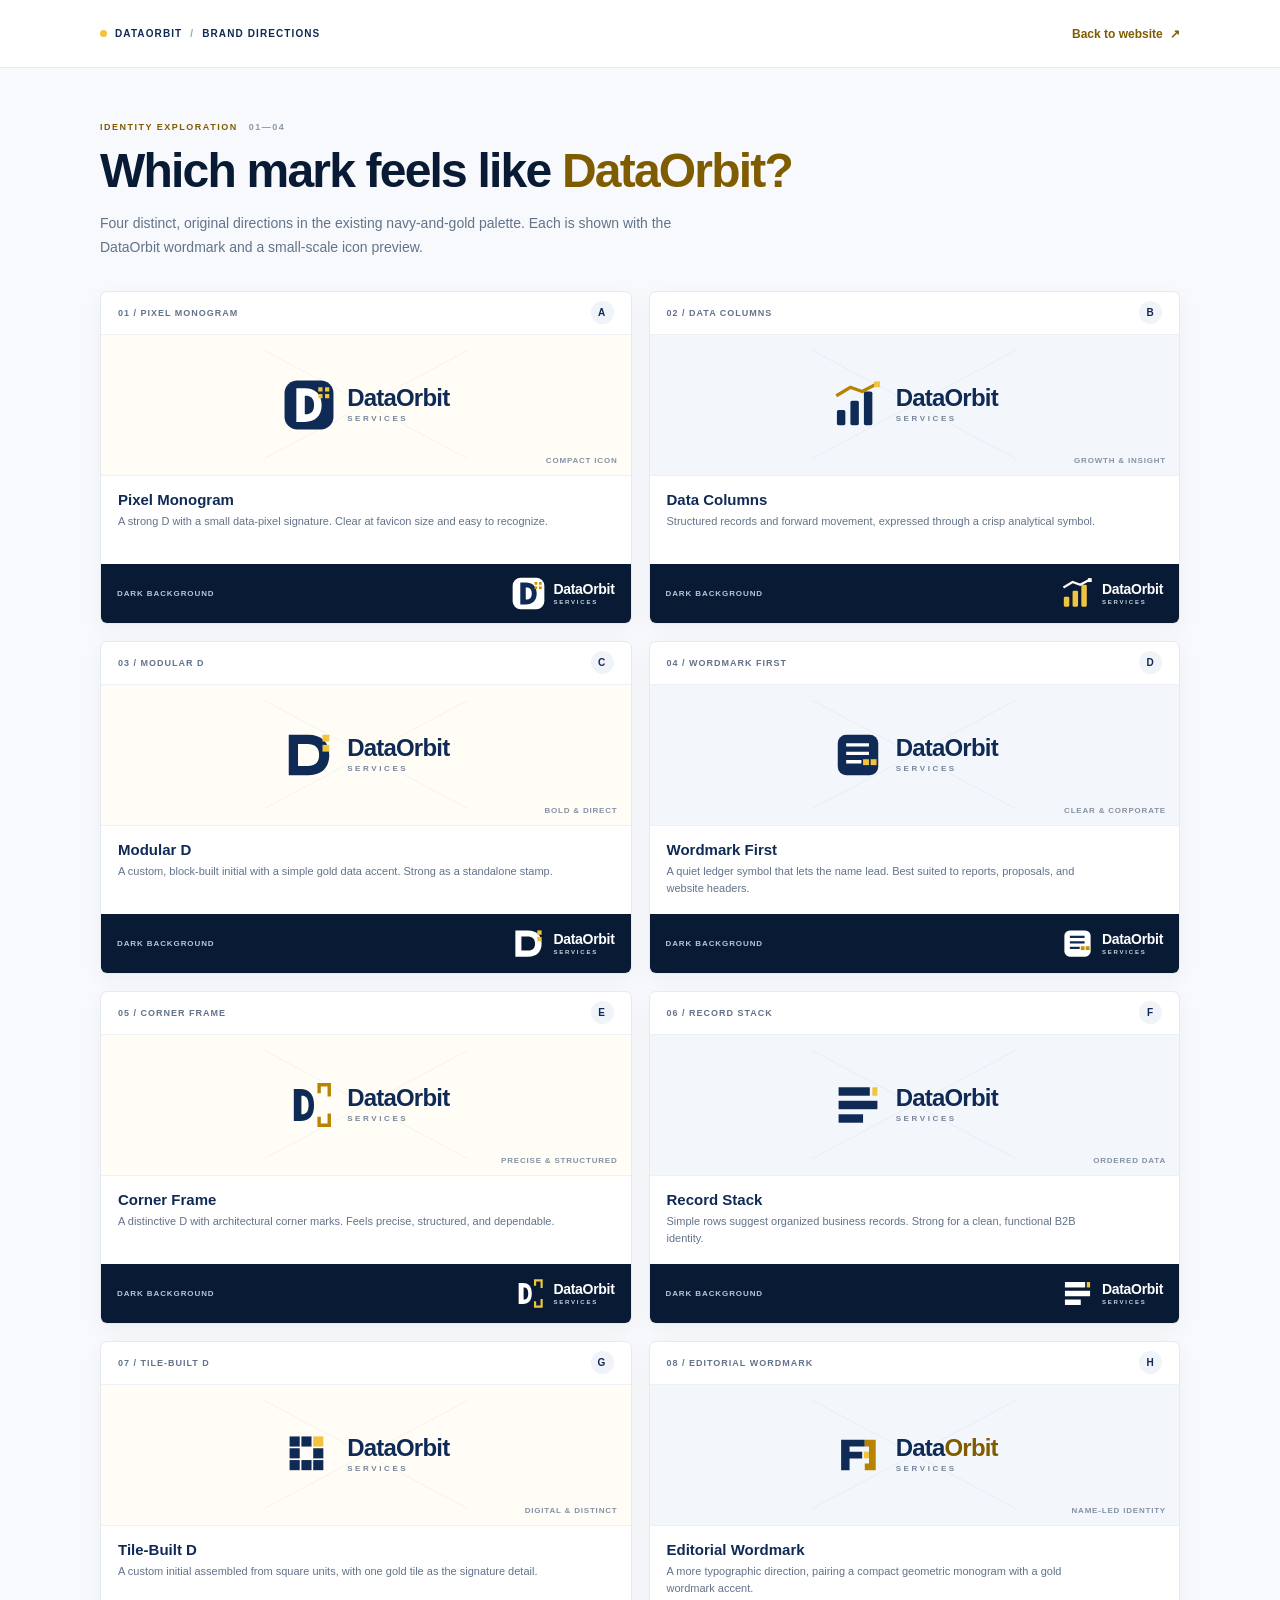
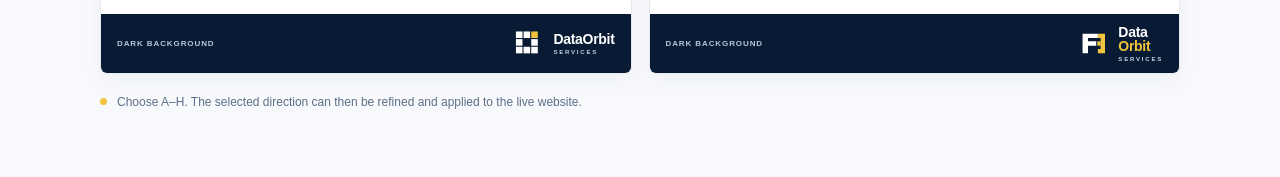
<file: logo-concepts.html>
<!doctype html>
<html lang="en">
<head>
  <meta charset="utf-8">
  <meta name="viewport" content="width=device-width, initial-scale=1">
  <meta name="theme-color" content="#102A56">
  <meta name="referrer" content="strict-origin-when-cross-origin">
  <meta http-equiv="Content-Security-Policy" content="default-src 'self'; base-uri 'self'; object-src 'none'; frame-src 'none'; img-src 'self' data:; style-src 'self'; font-src 'self'; script-src 'self'; connect-src 'self'; form-action 'none'; upgrade-insecure-requests">
  <meta name="description" content="Original DataOrbit Services logo directions for review.">
  <title>DataOrbit Logo Directions</title>
  <link rel="stylesheet" href="logo-concepts.css">
</head>
<body>
  <header class="topbar">
    <a class="studio-mark" href="index.html" aria-label="Return to DataOrbit website"><span class="studio-dot"></span>DATAORBIT <i>/</i> BRAND DIRECTIONS</a>
    <a class="back-link" href="index.html">Back to website <span aria-hidden="true">↗</span></a>
  </header>
  <main class="page-shell">
    <section class="intro">
      <p class="eyebrow">IDENTITY EXPLORATION <span>01—04</span></p>
      <h1>Which mark feels like <span>DataOrbit?</span></h1>
      <p class="intro-copy">Four distinct, original directions in the existing navy-and-gold palette. Each is shown with the DataOrbit wordmark and a small-scale icon preview.</p>
    </section>

    <section class="concept-grid" aria-label="Logo concepts">
      <article class="concept-card">
        <div class="concept-meta"><span>01 / PIXEL MONOGRAM</span><span class="concept-index">A</span></div>
        <div class="logo-stage stage-cream">
          <div class="brand-lockup">
            <svg class="mark mark-pixel" viewBox="0 0 64 64" role="img" aria-label="Geometric D monogram with gold pixels">
              <rect x="3" y="3" width="58" height="58" rx="15" fill="#102A56"/>
              <path d="M17 12h10c12 0 20 7 20 20s-8 20-20 20H17V12Zm10 9v22h1c6 0 10-3 10-11s-4-11-10-11h-1Z" fill="#fff" fill-rule="evenodd"/>
              <rect x="43" y="11" width="5" height="5" fill="#F0C43E"/><rect x="51" y="11" width="5" height="5" fill="#F0C43E"/><rect x="43" y="19" width="5" height="5" fill="#F0C43E"/><rect x="51" y="19" width="5" height="5" fill="#F0C43E"/>
            </svg>
            <span class="wordmark"><strong>DataOrbit</strong><small>SERVICES</small></span>
          </div>
          <span class="stage-tag">COMPACT ICON</span>
        </div>
        <div class="concept-description"><h2>Pixel Monogram</h2><p>A strong D with a small data-pixel signature. Clear at favicon size and easy to recognize.</p></div>
        <div class="dark-preview"><span class="dark-label">DARK BACKGROUND</span><div class="dark-lockup"><svg viewBox="0 0 64 64" aria-hidden="true"><rect x="3" y="3" width="58" height="58" rx="15" fill="#fff"/><path d="M17 12h10c12 0 20 7 20 20s-8 20-20 20H17V12Zm10 9v22h1c6 0 10-3 10-11s-4-11-10-11h-1Z" fill="#102A56" fill-rule="evenodd"/><rect x="43" y="11" width="5" height="5" fill="#C49300"/><rect x="51" y="11" width="5" height="5" fill="#C49300"/><rect x="43" y="19" width="5" height="5" fill="#C49300"/><rect x="51" y="19" width="5" height="5" fill="#C49300"/></svg><span><b>DataOrbit</b><small>SERVICES</small></span></div></div>
      </article>

      <article class="concept-card">
        <div class="concept-meta"><span>02 / DATA COLUMNS</span><span class="concept-index">B</span></div>
        <div class="logo-stage stage-blue">
          <div class="brand-lockup">
            <svg class="mark mark-columns" viewBox="0 0 64 64" role="img" aria-label="Data columns forming a rising signal">
              <rect x="7" y="38" width="10" height="18" rx="2" fill="#102A56"/><rect x="23" y="27" width="10" height="29" rx="2" fill="#102A56"/><rect x="39" y="16" width="10" height="40" rx="2" fill="#102A56"/><path d="M8 20 23 11l14 5 17-9" fill="none" stroke="#B78300" stroke-width="4" stroke-linecap="square"/><rect x="51" y="4" width="7" height="7" fill="#F0C43E"/>
            </svg>
            <span class="wordmark"><strong>DataOrbit</strong><small>SERVICES</small></span>
          </div>
          <span class="stage-tag">GROWTH &amp; INSIGHT</span>
        </div>
        <div class="concept-description"><h2>Data Columns</h2><p>Structured records and forward movement, expressed through a crisp analytical symbol.</p></div>
        <div class="dark-preview"><span class="dark-label">DARK BACKGROUND</span><div class="dark-lockup"><svg viewBox="0 0 64 64" aria-hidden="true"><rect x="7" y="38" width="10" height="18" rx="2" fill="#F0C43E"/><rect x="23" y="27" width="10" height="29" rx="2" fill="#F0C43E"/><rect x="39" y="16" width="10" height="40" rx="2" fill="#F0C43E"/><path d="M8 20 23 11l14 5 17-9" fill="none" stroke="#fff" stroke-width="4" stroke-linecap="square"/><rect x="51" y="4" width="7" height="7" fill="#fff"/></svg><span><b>DataOrbit</b><small>SERVICES</small></span></div></div>
      </article>

      <article class="concept-card">
        <div class="concept-meta"><span>03 / MODULAR D</span><span class="concept-index">C</span></div>
        <div class="logo-stage stage-cream">
          <div class="brand-lockup">
            <svg class="mark mark-modular" viewBox="0 0 64 64" role="img" aria-label="Modular block D with a gold inset">
              <path d="M8 8h23c16 0 25 9 25 24S47 56 31 56H8V8Zm11 11v26h11c9 0 14-4 14-13s-5-13-14-13H19Z" fill="#102A56" fill-rule="evenodd"/>
              <rect x="48" y="8" width="8" height="8" fill="#F0C43E"/><rect x="48" y="20" width="8" height="8" fill="#F0C43E"/>
            </svg>
            <span class="wordmark"><strong>DataOrbit</strong><small>SERVICES</small></span>
          </div>
          <span class="stage-tag">BOLD &amp; DIRECT</span>
        </div>
        <div class="concept-description"><h2>Modular D</h2><p>A custom, block-built initial with a simple gold data accent. Strong as a standalone stamp.</p></div>
        <div class="dark-preview"><span class="dark-label">DARK BACKGROUND</span><div class="dark-lockup"><svg viewBox="0 0 64 64" aria-hidden="true"><path d="M8 8h23c16 0 25 9 25 24S47 56 31 56H8V8Zm11 11v26h11c9 0 14-4 14-13s-5-13-14-13H19Z" fill="#fff" fill-rule="evenodd"/><rect x="48" y="8" width="8" height="8" fill="#F0C43E"/><rect x="48" y="20" width="8" height="8" fill="#F0C43E"/></svg><span><b>DataOrbit</b><small>SERVICES</small></span></div></div>
      </article>

      <article class="concept-card">
        <div class="concept-meta"><span>04 / WORDMARK FIRST</span><span class="concept-index">D</span></div>
        <div class="logo-stage stage-blue">
          <div class="brand-lockup lockup-wordmark">
            <svg class="mark mark-ledger" viewBox="0 0 64 64" role="img" aria-label="Minimal data ledger icon">
              <rect x="8" y="8" width="48" height="48" rx="10" fill="#102A56"/><path d="M20 20h23M20 30h23M20 40h14" stroke="#fff" stroke-width="4" stroke-linecap="square"/><rect x="38" y="37" width="7" height="7" fill="#F0C43E"/><rect x="47" y="37" width="7" height="7" fill="#F0C43E"/>
            </svg>
            <span class="wordmark"><strong>DataOrbit</strong><small>SERVICES</small></span>
          </div>
          <span class="stage-tag">CLEAR &amp; CORPORATE</span>
        </div>
        <div class="concept-description"><h2>Wordmark First</h2><p>A quiet ledger symbol that lets the name lead. Best suited to reports, proposals, and website headers.</p></div>
        <div class="dark-preview"><span class="dark-label">DARK BACKGROUND</span><div class="dark-lockup"><svg viewBox="0 0 64 64" aria-hidden="true"><rect x="8" y="8" width="48" height="48" rx="10" fill="#fff"/><path d="M20 20h23M20 30h23M20 40h14" stroke="#102A56" stroke-width="4" stroke-linecap="square"/><rect x="38" y="37" width="7" height="7" fill="#C49300"/><rect x="47" y="37" width="7" height="7" fill="#C49300"/></svg><span><b>DataOrbit</b><small>SERVICES</small></span></div></div>
      </article>

      <article class="concept-card">
        <div class="concept-meta"><span>05 / CORNER FRAME</span><span class="concept-index">E</span></div>
        <div class="logo-stage stage-cream"><div class="brand-lockup"><svg class="mark" viewBox="0 0 64 64" role="img" aria-label="Framed D with a gold corner accent"><path d="M14 13h8c10 0 16 6 16 19s-6 19-16 19h-8V13Zm9 8v22h.5c5 0 8-3 8-11s-3-11-8-11H23Z" fill="#102A56" fill-rule="evenodd"/><path d="M44 16V8h12v12M44 48v8h12V44" fill="none" stroke="#B78300" stroke-width="4" stroke-linecap="square"/></svg><span class="wordmark"><strong>DataOrbit</strong><small>SERVICES</small></span></div><span class="stage-tag">PRECISE &amp; STRUCTURED</span></div>
        <div class="concept-description"><h2>Corner Frame</h2><p>A distinctive D with architectural corner marks. Feels precise, structured, and dependable.</p></div>
        <div class="dark-preview"><span class="dark-label">DARK BACKGROUND</span><div class="dark-lockup"><svg viewBox="0 0 64 64" aria-hidden="true"><path d="M14 13h8c10 0 16 6 16 19s-6 19-16 19h-8V13Zm9 8v22h.5c5 0 8-3 8-11s-3-11-8-11H23Z" fill="#fff" fill-rule="evenodd"/><path d="M44 16V8h12v12M44 48v8h12V44" fill="none" stroke="#F0C43E" stroke-width="4" stroke-linecap="square"/></svg><span><b>DataOrbit</b><small>SERVICES</small></span></div></div>
      </article>

      <article class="concept-card">
        <div class="concept-meta"><span>06 / RECORD STACK</span><span class="concept-index">F</span></div>
        <div class="logo-stage stage-blue"><div class="brand-lockup"><svg class="mark" viewBox="0 0 64 64" role="img" aria-label="Stacked database records with a gold index block"><rect x="9" y="11" width="37" height="10" fill="#102A56"/><rect x="9" y="27" width="46" height="10" fill="#102A56"/><rect x="9" y="43" width="29" height="10" fill="#102A56"/><rect x="49" y="11" width="6" height="10" fill="#F0C43E"/></svg><span class="wordmark"><strong>DataOrbit</strong><small>SERVICES</small></span></div><span class="stage-tag">ORDERED DATA</span></div>
        <div class="concept-description"><h2>Record Stack</h2><p>Simple rows suggest organized business records. Strong for a clean, functional B2B identity.</p></div>
        <div class="dark-preview"><span class="dark-label">DARK BACKGROUND</span><div class="dark-lockup"><svg viewBox="0 0 64 64" aria-hidden="true"><rect x="9" y="11" width="37" height="10" fill="#fff"/><rect x="9" y="27" width="46" height="10" fill="#fff"/><rect x="9" y="43" width="29" height="10" fill="#fff"/><rect x="49" y="11" width="6" height="10" fill="#F0C43E"/></svg><span><b>DataOrbit</b><small>SERVICES</small></span></div></div>
      </article>

      <article class="concept-card">
        <div class="concept-meta"><span>07 / TILE-BUILT D</span><span class="concept-index">G</span></div>
        <div class="logo-stage stage-cream"><div class="brand-lockup"><svg class="mark" viewBox="0 0 64 64" role="img" aria-label="Letter D built from square navy and gold tiles"><rect x="9" y="10" width="12" height="12" fill="#102A56"/><rect x="23" y="10" width="12" height="12" fill="#102A56"/><rect x="37" y="10" width="12" height="12" fill="#F0C43E"/><rect x="9" y="24" width="12" height="12" fill="#102A56"/><rect x="37" y="24" width="12" height="12" fill="#102A56"/><rect x="9" y="38" width="12" height="12" fill="#102A56"/><rect x="23" y="38" width="12" height="12" fill="#102A56"/><rect x="37" y="38" width="12" height="12" fill="#102A56"/></svg><span class="wordmark"><strong>DataOrbit</strong><small>SERVICES</small></span></div><span class="stage-tag">DIGITAL &amp; DISTINCT</span></div>
        <div class="concept-description"><h2>Tile-Built D</h2><p>A custom initial assembled from square units, with one gold tile as the signature detail.</p></div>
        <div class="dark-preview"><span class="dark-label">DARK BACKGROUND</span><div class="dark-lockup"><svg viewBox="0 0 64 64" aria-hidden="true"><rect x="9" y="10" width="12" height="12" fill="#fff"/><rect x="23" y="10" width="12" height="12" fill="#fff"/><rect x="37" y="10" width="12" height="12" fill="#F0C43E"/><rect x="9" y="24" width="12" height="12" fill="#fff"/><rect x="37" y="24" width="12" height="12" fill="#fff"/><rect x="9" y="38" width="12" height="12" fill="#fff"/><rect x="23" y="38" width="12" height="12" fill="#fff"/><rect x="37" y="38" width="12" height="12" fill="#fff"/></svg><span><b>DataOrbit</b><small>SERVICES</small></span></div></div>
      </article>

      <article class="concept-card">
        <div class="concept-meta"><span>08 / EDITORIAL WORDMARK</span><span class="concept-index">H</span></div>
        <div class="logo-stage stage-blue"><div class="brand-lockup lockup-editorial"><svg class="mark" viewBox="0 0 64 64" role="img" aria-label="Minimal geometric monogram with gold blocks"><path d="M12 14h10v36H12zM22 14h18v8H22zM22 28h15v8H22z" fill="#102A56"/><path d="M45 14h8v36h-8zM40 14h5v8h-5zM40 42h5v8h-5z" fill="#B78300"/><rect x="39" y="28" width="6" height="8" fill="#F0C43E"/></svg><span class="wordmark"><strong>Data<span class="gold-word">Orbit</span></strong><small>SERVICES</small></span></div><span class="stage-tag">NAME-LED IDENTITY</span></div>
        <div class="concept-description"><h2>Editorial Wordmark</h2><p>A more typographic direction, pairing a compact geometric monogram with a gold wordmark accent.</p></div>
        <div class="dark-preview"><span class="dark-label">DARK BACKGROUND</span><div class="dark-lockup"><svg viewBox="0 0 64 64" aria-hidden="true"><path d="M12 14h10v36H12zM22 14h18v8H22zM22 28h15v8H22z" fill="#fff"/><path d="M45 14h8v36h-8zM40 14h5v8h-5zM40 42h5v8h-5z" fill="#F0C43E"/><rect x="39" y="28" width="6" height="8" fill="#F0C43E"/></svg><span><b>Data<span class="gold-word">Orbit</span></b><small>SERVICES</small></span></div></div>
      </article>
    </section>
    <p class="selection-note"><span></span>Choose A–H. The selected direction can then be refined and applied to the live website.</p>
  </main>
</body>
</html>
</file>
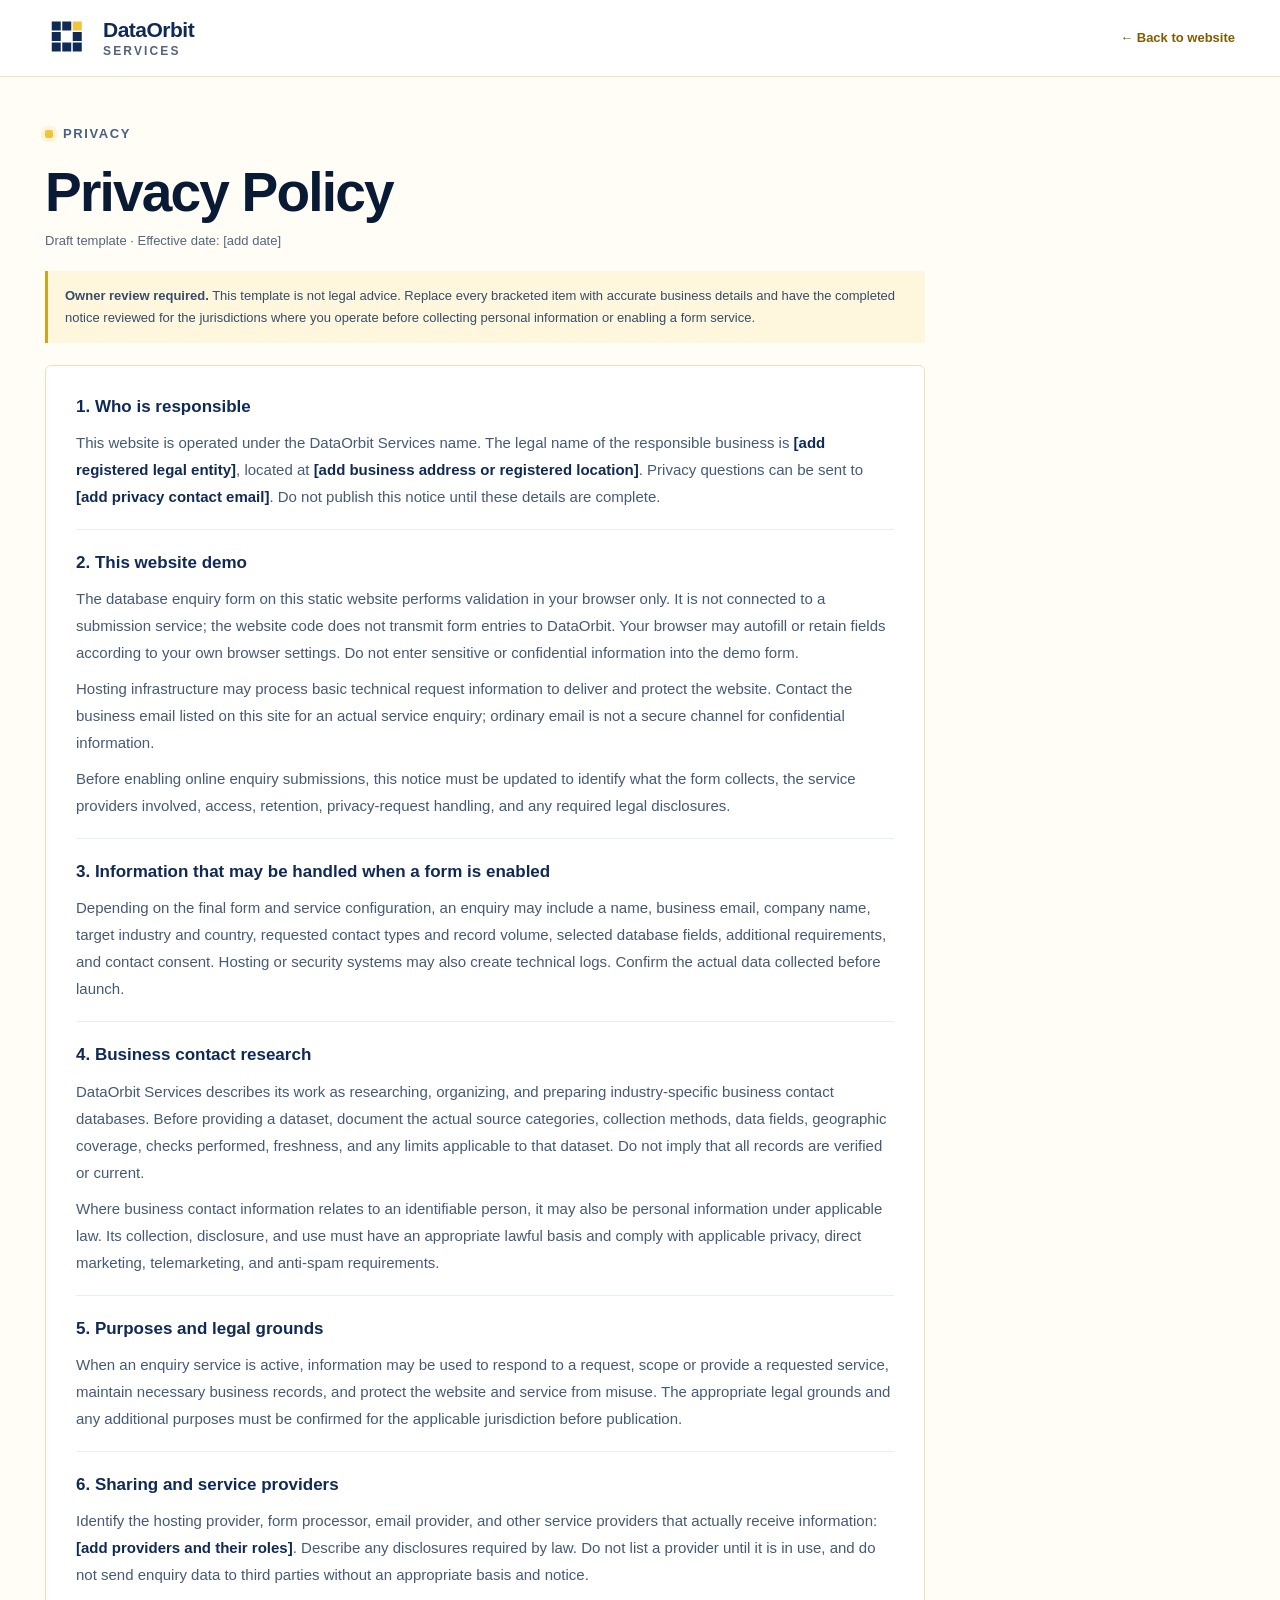
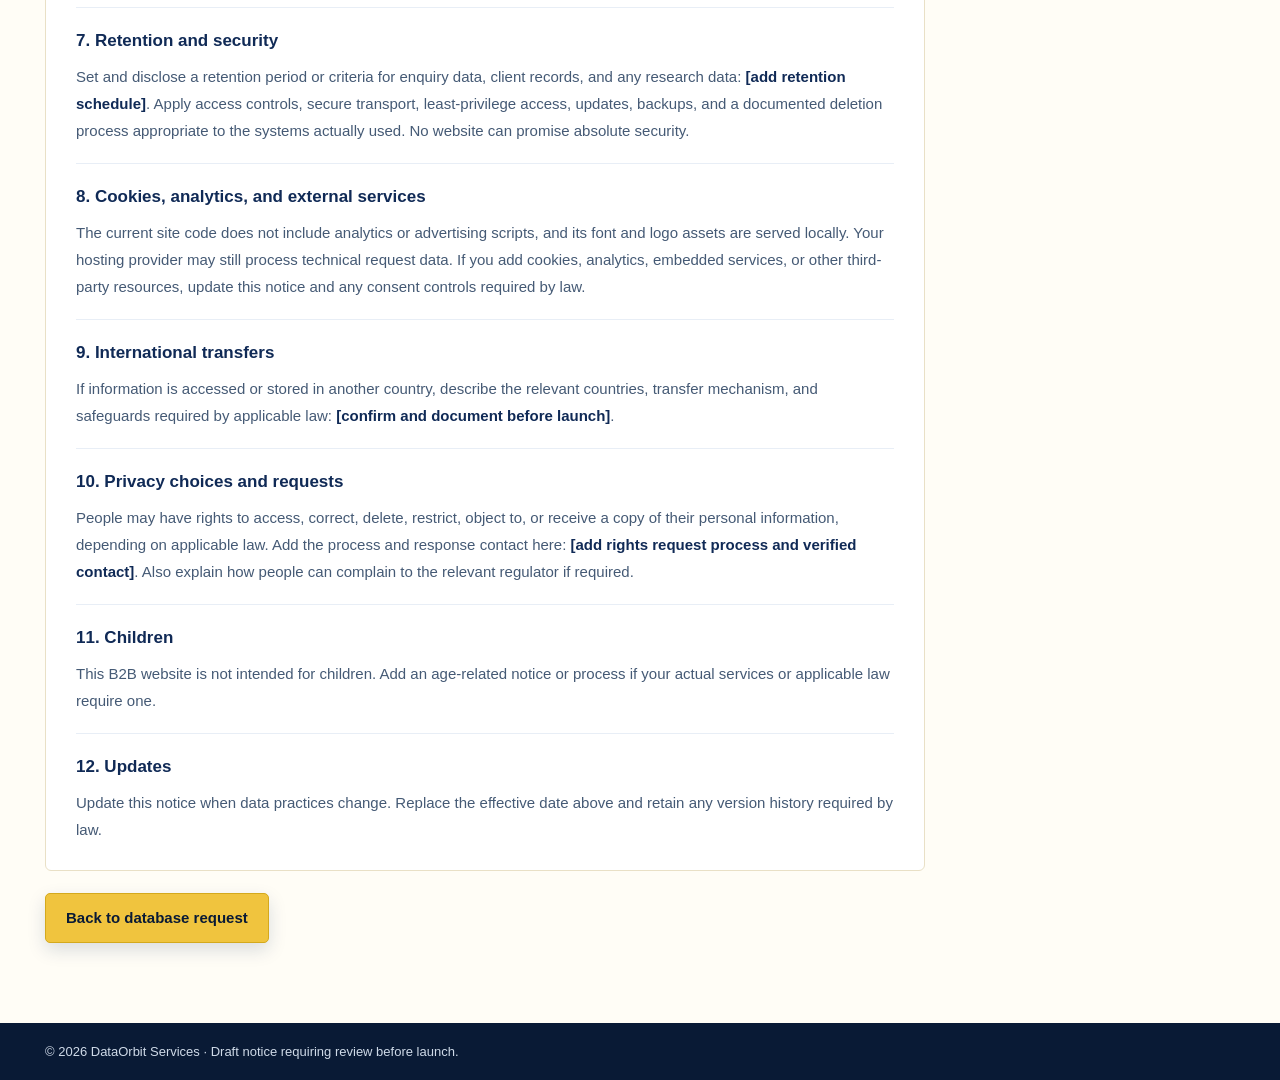
<file: privacy.html>
<!doctype html>
<html lang="en">
<head>
  <meta charset="utf-8">
  <meta name="viewport" content="width=device-width, initial-scale=1">
  <meta name="theme-color" content="#102A56">
  <meta name="referrer" content="strict-origin-when-cross-origin">
  <meta http-equiv="Content-Security-Policy" content="default-src 'self'; base-uri 'self'; object-src 'none'; frame-src 'none'; img-src 'self' data:; style-src 'self'; font-src 'self'; script-src 'self'; connect-src 'self'; form-action 'none'; upgrade-insecure-requests">
  <meta name="description" content="Draft privacy notice for DataOrbit Services. Review and complete with your actual business practices before launch.">
  <meta name="robots" content="noindex, nofollow">
  <title>Privacy Policy | DataOrbit Services</title>
  <link rel="icon" type="image/svg+xml" href="assets/favicon.svg">
  <link rel="stylesheet" href="style.css">
</head>
<body class="policy-page">
  <header class="policy-header">
    <div class="container policy-header-inner">
      <a class="brand" href="index.html" aria-label="DataOrbit Services home"><img class="brand-icon" src="assets/dataorbit-logo.svg" alt=""><span class="brand-wordmark"><span class="brand-title">DataOrbit</span><span class="brand-subtitle">SERVICES</span></span></a>
      <a class="policy-home" href="index.html">← Back to website</a>
    </div>
  </header>
  <main class="container policy-main">
    <p class="eyebrow"><span class="eyebrow-marker" aria-hidden="true"></span>PRIVACY</p>
    <h1 class="policy-title">Privacy Policy</h1>
    <p class="policy-updated">Draft template · Effective date: [add date]</p>
    <div class="policy-warning"><strong>Owner review required.</strong> This template is not legal advice. Replace every bracketed item with accurate business details and have the completed notice reviewed for the jurisdictions where you operate before collecting personal information or enabling a form service.</div>
    <article class="policy-article">
      <section><h2>1. Who is responsible</h2><p>This website is operated under the DataOrbit Services name. The legal name of the responsible business is <strong>[add registered legal entity]</strong>, located at <strong>[add business address or registered location]</strong>. Privacy questions can be sent to <strong>[add privacy contact email]</strong>. Do not publish this notice until these details are complete.</p></section>
      <section><h2>2. This website demo</h2><p>The database enquiry form on this static website performs validation in your browser only. It is not connected to a submission service; the website code does not transmit form entries to DataOrbit. Your browser may autofill or retain fields according to your own browser settings. Do not enter sensitive or confidential information into the demo form.</p><p>Hosting infrastructure may process basic technical request information to deliver and protect the website. Contact the business email listed on this site for an actual service enquiry; ordinary email is not a secure channel for confidential information.</p><p>Before enabling online enquiry submissions, this notice must be updated to identify what the form collects, the service providers involved, access, retention, privacy-request handling, and any required legal disclosures.</p></section>
      <section><h2>3. Information that may be handled when a form is enabled</h2><p>Depending on the final form and service configuration, an enquiry may include a name, business email, company name, target industry and country, requested contact types and record volume, selected database fields, additional requirements, and contact consent. Hosting or security systems may also create technical logs. Confirm the actual data collected before launch.</p></section>
      <section><h2>4. Business contact research</h2><p>DataOrbit Services describes its work as researching, organizing, and preparing industry-specific business contact databases. Before providing a dataset, document the actual source categories, collection methods, data fields, geographic coverage, checks performed, freshness, and any limits applicable to that dataset. Do not imply that all records are verified or current.</p><p>Where business contact information relates to an identifiable person, it may also be personal information under applicable law. Its collection, disclosure, and use must have an appropriate lawful basis and comply with applicable privacy, direct marketing, telemarketing, and anti-spam requirements.</p></section>
      <section><h2>5. Purposes and legal grounds</h2><p>When an enquiry service is active, information may be used to respond to a request, scope or provide a requested service, maintain necessary business records, and protect the website and service from misuse. The appropriate legal grounds and any additional purposes must be confirmed for the applicable jurisdiction before publication.</p></section>
      <section><h2>6. Sharing and service providers</h2><p>Identify the hosting provider, form processor, email provider, and other service providers that actually receive information: <strong>[add providers and their roles]</strong>. Describe any disclosures required by law. Do not list a provider until it is in use, and do not send enquiry data to third parties without an appropriate basis and notice.</p></section>
      <section><h2>7. Retention and security</h2><p>Set and disclose a retention period or criteria for enquiry data, client records, and any research data: <strong>[add retention schedule]</strong>. Apply access controls, secure transport, least-privilege access, updates, backups, and a documented deletion process appropriate to the systems actually used. No website can promise absolute security.</p></section>
      <section><h2>8. Cookies, analytics, and external services</h2><p>The current site code does not include analytics or advertising scripts, and its font and logo assets are served locally. Your hosting provider may still process technical request data. If you add cookies, analytics, embedded services, or other third-party resources, update this notice and any consent controls required by law.</p></section>
      <section><h2>9. International transfers</h2><p>If information is accessed or stored in another country, describe the relevant countries, transfer mechanism, and safeguards required by applicable law: <strong>[confirm and document before launch]</strong>.</p></section>
      <section><h2>10. Privacy choices and requests</h2><p>People may have rights to access, correct, delete, restrict, object to, or receive a copy of their personal information, depending on applicable law. Add the process and response contact here: <strong>[add rights request process and verified contact]</strong>. Also explain how people can complain to the relevant regulator if required.</p></section>
      <section><h2>11. Children</h2><p>This B2B website is not intended for children. Add an age-related notice or process if your actual services or applicable law require one.</p></section>
      <section><h2>12. Updates</h2><p>Update this notice when data practices change. Replace the effective date above and retain any version history required by law.</p></section>
    </article>
    <a class="button button-primary policy-cta" href="index.html#request-form">Back to database request</a>
  </main>
  <footer class="policy-footer"><div class="container">© <span data-current-year></span> DataOrbit Services · Draft notice requiring review before launch.</div></footer>
  <script src="script.js" defer></script>
</body>
</html>
</file>
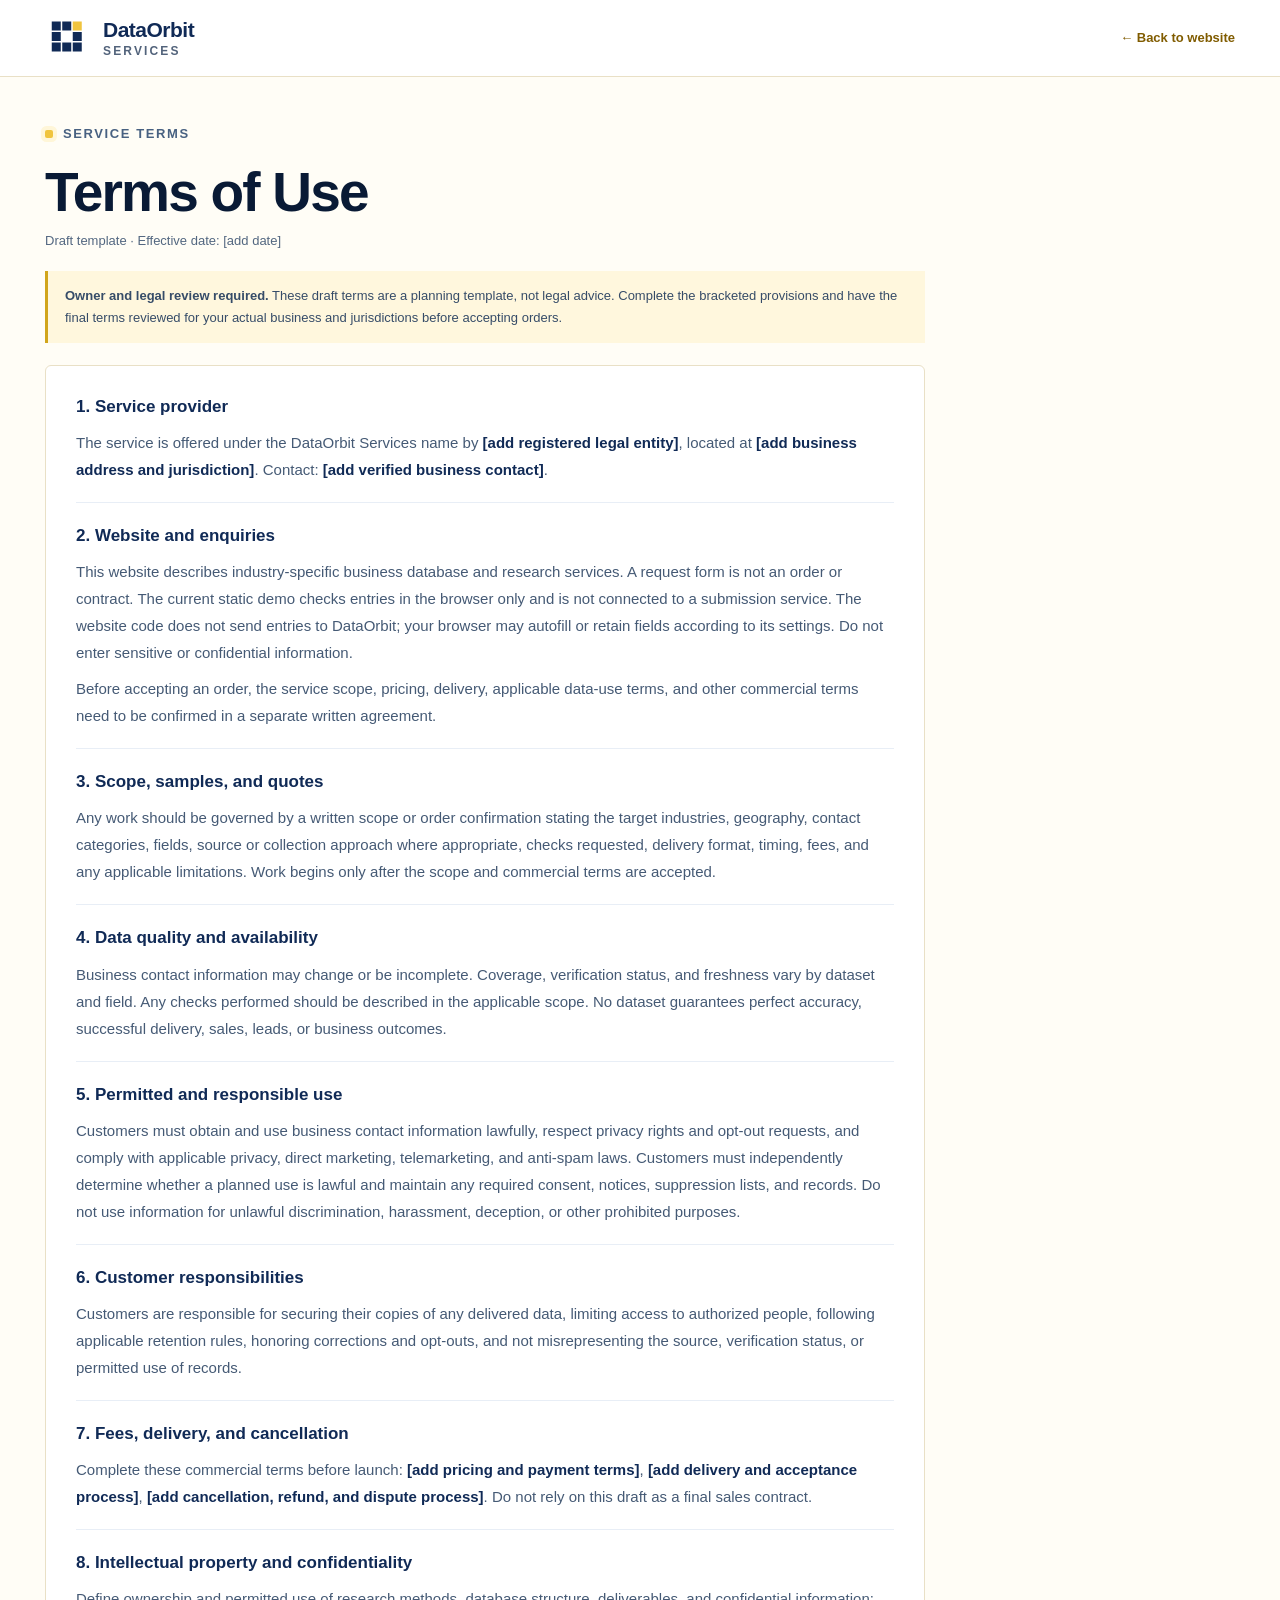
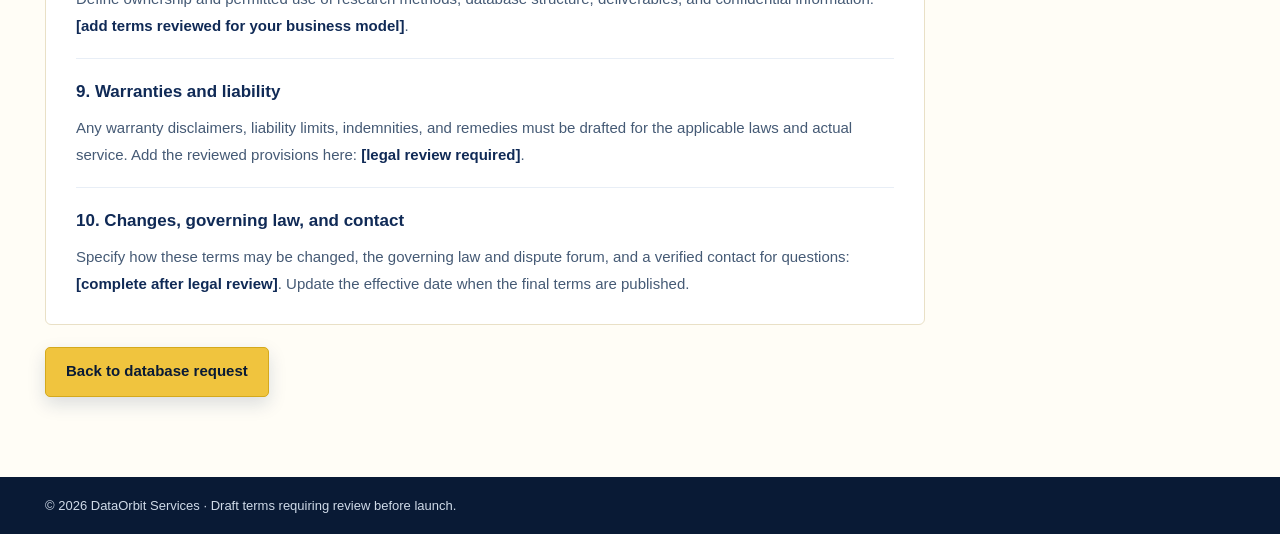
<file: terms.html>
<!doctype html>
<html lang="en">
<head>
  <meta charset="utf-8">
  <meta name="viewport" content="width=device-width, initial-scale=1">
  <meta name="theme-color" content="#102A56">
  <meta name="referrer" content="strict-origin-when-cross-origin">
  <meta http-equiv="Content-Security-Policy" content="default-src 'self'; base-uri 'self'; object-src 'none'; frame-src 'none'; img-src 'self' data:; style-src 'self'; font-src 'self'; script-src 'self'; connect-src 'self'; form-action 'none'; upgrade-insecure-requests">
  <meta name="description" content="Draft terms template for DataOrbit Services. Review and complete with your actual service terms before launch.">
  <meta name="robots" content="noindex, nofollow">
  <title>Terms | DataOrbit Services</title>
  <link rel="icon" type="image/svg+xml" href="assets/favicon.svg">
  <link rel="stylesheet" href="style.css">
</head>
<body class="policy-page">
  <header class="policy-header">
    <div class="container policy-header-inner">
      <a class="brand" href="index.html" aria-label="DataOrbit Services home"><img class="brand-icon" src="assets/dataorbit-logo.svg" alt=""><span class="brand-wordmark"><span class="brand-title">DataOrbit</span><span class="brand-subtitle">SERVICES</span></span></a>
      <a class="policy-home" href="index.html">← Back to website</a>
    </div>
  </header>
  <main class="container policy-main">
    <p class="eyebrow"><span class="eyebrow-marker" aria-hidden="true"></span>SERVICE TERMS</p>
    <h1 class="policy-title">Terms of Use</h1>
    <p class="policy-updated">Draft template · Effective date: [add date]</p>
    <div class="policy-warning"><strong>Owner and legal review required.</strong> These draft terms are a planning template, not legal advice. Complete the bracketed provisions and have the final terms reviewed for your actual business and jurisdictions before accepting orders.</div>
    <article class="policy-article">
      <section><h2>1. Service provider</h2><p>The service is offered under the DataOrbit Services name by <strong>[add registered legal entity]</strong>, located at <strong>[add business address and jurisdiction]</strong>. Contact: <strong>[add verified business contact]</strong>.</p></section>
      <section><h2>2. Website and enquiries</h2><p>This website describes industry-specific business database and research services. A request form is not an order or contract. The current static demo checks entries in the browser only and is not connected to a submission service. The website code does not send entries to DataOrbit; your browser may autofill or retain fields according to its settings. Do not enter sensitive or confidential information.</p><p>Before accepting an order, the service scope, pricing, delivery, applicable data-use terms, and other commercial terms need to be confirmed in a separate written agreement.</p></section>
      <section><h2>3. Scope, samples, and quotes</h2><p>Any work should be governed by a written scope or order confirmation stating the target industries, geography, contact categories, fields, source or collection approach where appropriate, checks requested, delivery format, timing, fees, and any applicable limitations. Work begins only after the scope and commercial terms are accepted.</p></section>
      <section><h2>4. Data quality and availability</h2><p>Business contact information may change or be incomplete. Coverage, verification status, and freshness vary by dataset and field. Any checks performed should be described in the applicable scope. No dataset guarantees perfect accuracy, successful delivery, sales, leads, or business outcomes.</p></section>
      <section><h2>5. Permitted and responsible use</h2><p>Customers must obtain and use business contact information lawfully, respect privacy rights and opt-out requests, and comply with applicable privacy, direct marketing, telemarketing, and anti-spam laws. Customers must independently determine whether a planned use is lawful and maintain any required consent, notices, suppression lists, and records. Do not use information for unlawful discrimination, harassment, deception, or other prohibited purposes.</p></section>
      <section><h2>6. Customer responsibilities</h2><p>Customers are responsible for securing their copies of any delivered data, limiting access to authorized people, following applicable retention rules, honoring corrections and opt-outs, and not misrepresenting the source, verification status, or permitted use of records.</p></section>
      <section><h2>7. Fees, delivery, and cancellation</h2><p>Complete these commercial terms before launch: <strong>[add pricing and payment terms]</strong>, <strong>[add delivery and acceptance process]</strong>, <strong>[add cancellation, refund, and dispute process]</strong>. Do not rely on this draft as a final sales contract.</p></section>
      <section><h2>8. Intellectual property and confidentiality</h2><p>Define ownership and permitted use of research methods, database structure, deliverables, and confidential information: <strong>[add terms reviewed for your business model]</strong>.</p></section>
      <section><h2>9. Warranties and liability</h2><p>Any warranty disclaimers, liability limits, indemnities, and remedies must be drafted for the applicable laws and actual service. Add the reviewed provisions here: <strong>[legal review required]</strong>.</p></section>
      <section><h2>10. Changes, governing law, and contact</h2><p>Specify how these terms may be changed, the governing law and dispute forum, and a verified contact for questions: <strong>[complete after legal review]</strong>. Update the effective date when the final terms are published.</p></section>
    </article>
    <a class="button button-primary policy-cta" href="index.html#request-form">Back to database request</a>
  </main>
  <footer class="policy-footer"><div class="container">© <span data-current-year></span> DataOrbit Services · Draft terms requiring review before launch.</div></footer>
  <script src="script.js" defer></script>
</body>
</html>
</file>
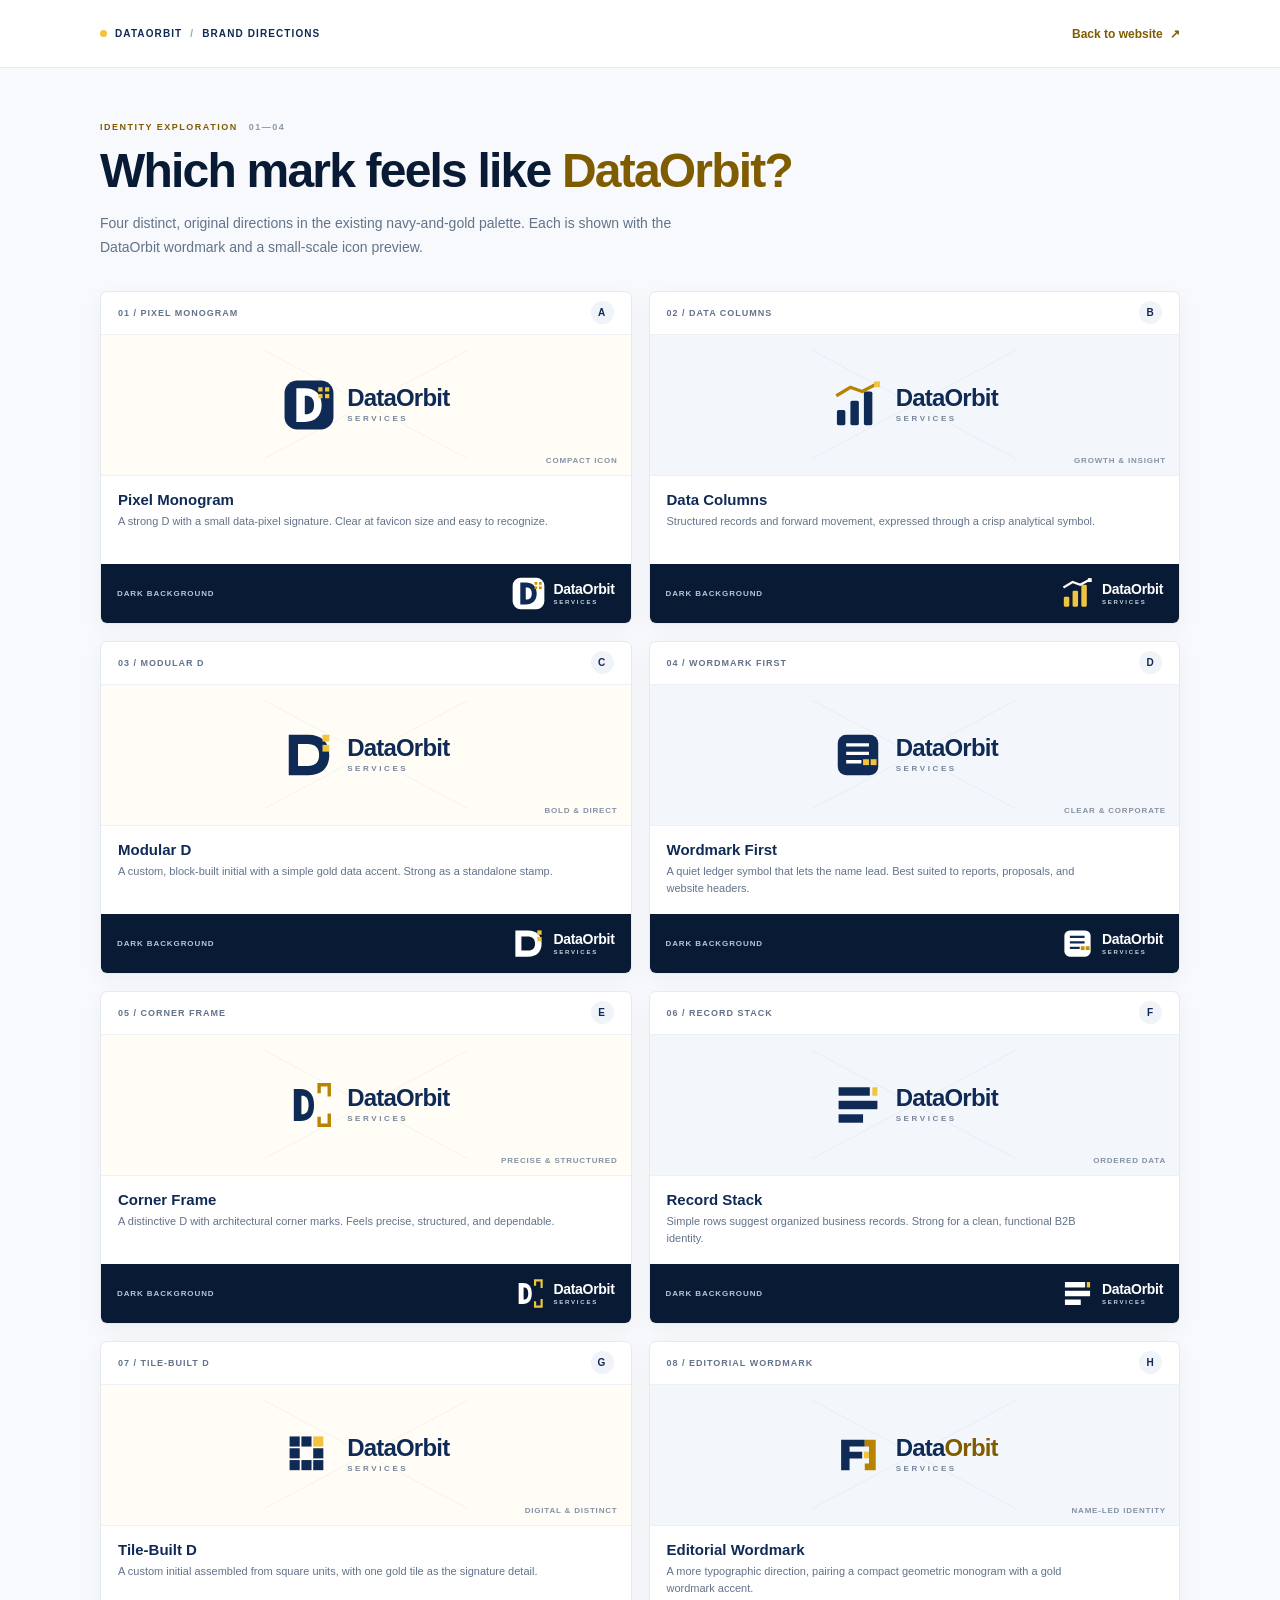
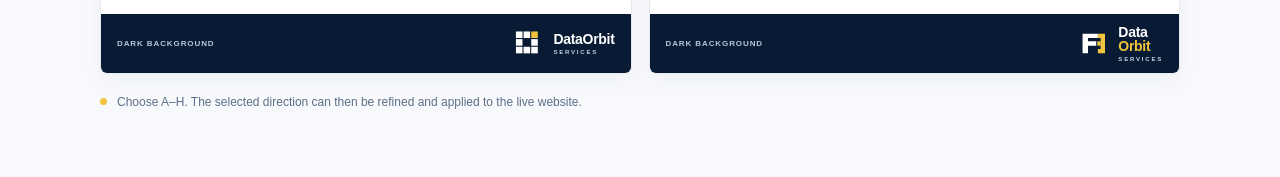
<file: Dataorbit websites/logo-concepts.html>
<!doctype html>
<html lang="en">
<head>
  <meta charset="utf-8">
  <meta name="viewport" content="width=device-width, initial-scale=1">
  <meta name="theme-color" content="#102A56">
  <meta name="referrer" content="strict-origin-when-cross-origin">
  <meta http-equiv="Content-Security-Policy" content="default-src 'self'; base-uri 'self'; object-src 'none'; frame-src 'none'; img-src 'self' data:; style-src 'self'; font-src 'self'; script-src 'self'; connect-src 'self'; form-action 'none'; upgrade-insecure-requests">
  <meta name="description" content="Original DataOrbit Services logo directions for review.">
  <title>DataOrbit Logo Directions</title>
  <link rel="stylesheet" href="logo-concepts.css">
</head>
<body>
  <header class="topbar">
    <a class="studio-mark" href="index.html" aria-label="Return to DataOrbit website"><span class="studio-dot"></span>DATAORBIT <i>/</i> BRAND DIRECTIONS</a>
    <a class="back-link" href="index.html">Back to website <span aria-hidden="true">↗</span></a>
  </header>
  <main class="page-shell">
    <section class="intro">
      <p class="eyebrow">IDENTITY EXPLORATION <span>01—04</span></p>
      <h1>Which mark feels like <span>DataOrbit?</span></h1>
      <p class="intro-copy">Four distinct, original directions in the existing navy-and-gold palette. Each is shown with the DataOrbit wordmark and a small-scale icon preview.</p>
    </section>

    <section class="concept-grid" aria-label="Logo concepts">
      <article class="concept-card">
        <div class="concept-meta"><span>01 / PIXEL MONOGRAM</span><span class="concept-index">A</span></div>
        <div class="logo-stage stage-cream">
          <div class="brand-lockup">
            <svg class="mark mark-pixel" viewBox="0 0 64 64" role="img" aria-label="Geometric D monogram with gold pixels">
              <rect x="3" y="3" width="58" height="58" rx="15" fill="#102A56"/>
              <path d="M17 12h10c12 0 20 7 20 20s-8 20-20 20H17V12Zm10 9v22h1c6 0 10-3 10-11s-4-11-10-11h-1Z" fill="#fff" fill-rule="evenodd"/>
              <rect x="43" y="11" width="5" height="5" fill="#F0C43E"/><rect x="51" y="11" width="5" height="5" fill="#F0C43E"/><rect x="43" y="19" width="5" height="5" fill="#F0C43E"/><rect x="51" y="19" width="5" height="5" fill="#F0C43E"/>
            </svg>
            <span class="wordmark"><strong>DataOrbit</strong><small>SERVICES</small></span>
          </div>
          <span class="stage-tag">COMPACT ICON</span>
        </div>
        <div class="concept-description"><h2>Pixel Monogram</h2><p>A strong D with a small data-pixel signature. Clear at favicon size and easy to recognize.</p></div>
        <div class="dark-preview"><span class="dark-label">DARK BACKGROUND</span><div class="dark-lockup"><svg viewBox="0 0 64 64" aria-hidden="true"><rect x="3" y="3" width="58" height="58" rx="15" fill="#fff"/><path d="M17 12h10c12 0 20 7 20 20s-8 20-20 20H17V12Zm10 9v22h1c6 0 10-3 10-11s-4-11-10-11h-1Z" fill="#102A56" fill-rule="evenodd"/><rect x="43" y="11" width="5" height="5" fill="#C49300"/><rect x="51" y="11" width="5" height="5" fill="#C49300"/><rect x="43" y="19" width="5" height="5" fill="#C49300"/><rect x="51" y="19" width="5" height="5" fill="#C49300"/></svg><span><b>DataOrbit</b><small>SERVICES</small></span></div></div>
      </article>

      <article class="concept-card">
        <div class="concept-meta"><span>02 / DATA COLUMNS</span><span class="concept-index">B</span></div>
        <div class="logo-stage stage-blue">
          <div class="brand-lockup">
            <svg class="mark mark-columns" viewBox="0 0 64 64" role="img" aria-label="Data columns forming a rising signal">
              <rect x="7" y="38" width="10" height="18" rx="2" fill="#102A56"/><rect x="23" y="27" width="10" height="29" rx="2" fill="#102A56"/><rect x="39" y="16" width="10" height="40" rx="2" fill="#102A56"/><path d="M8 20 23 11l14 5 17-9" fill="none" stroke="#B78300" stroke-width="4" stroke-linecap="square"/><rect x="51" y="4" width="7" height="7" fill="#F0C43E"/>
            </svg>
            <span class="wordmark"><strong>DataOrbit</strong><small>SERVICES</small></span>
          </div>
          <span class="stage-tag">GROWTH &amp; INSIGHT</span>
        </div>
        <div class="concept-description"><h2>Data Columns</h2><p>Structured records and forward movement, expressed through a crisp analytical symbol.</p></div>
        <div class="dark-preview"><span class="dark-label">DARK BACKGROUND</span><div class="dark-lockup"><svg viewBox="0 0 64 64" aria-hidden="true"><rect x="7" y="38" width="10" height="18" rx="2" fill="#F0C43E"/><rect x="23" y="27" width="10" height="29" rx="2" fill="#F0C43E"/><rect x="39" y="16" width="10" height="40" rx="2" fill="#F0C43E"/><path d="M8 20 23 11l14 5 17-9" fill="none" stroke="#fff" stroke-width="4" stroke-linecap="square"/><rect x="51" y="4" width="7" height="7" fill="#fff"/></svg><span><b>DataOrbit</b><small>SERVICES</small></span></div></div>
      </article>

      <article class="concept-card">
        <div class="concept-meta"><span>03 / MODULAR D</span><span class="concept-index">C</span></div>
        <div class="logo-stage stage-cream">
          <div class="brand-lockup">
            <svg class="mark mark-modular" viewBox="0 0 64 64" role="img" aria-label="Modular block D with a gold inset">
              <path d="M8 8h23c16 0 25 9 25 24S47 56 31 56H8V8Zm11 11v26h11c9 0 14-4 14-13s-5-13-14-13H19Z" fill="#102A56" fill-rule="evenodd"/>
              <rect x="48" y="8" width="8" height="8" fill="#F0C43E"/><rect x="48" y="20" width="8" height="8" fill="#F0C43E"/>
            </svg>
            <span class="wordmark"><strong>DataOrbit</strong><small>SERVICES</small></span>
          </div>
          <span class="stage-tag">BOLD &amp; DIRECT</span>
        </div>
        <div class="concept-description"><h2>Modular D</h2><p>A custom, block-built initial with a simple gold data accent. Strong as a standalone stamp.</p></div>
        <div class="dark-preview"><span class="dark-label">DARK BACKGROUND</span><div class="dark-lockup"><svg viewBox="0 0 64 64" aria-hidden="true"><path d="M8 8h23c16 0 25 9 25 24S47 56 31 56H8V8Zm11 11v26h11c9 0 14-4 14-13s-5-13-14-13H19Z" fill="#fff" fill-rule="evenodd"/><rect x="48" y="8" width="8" height="8" fill="#F0C43E"/><rect x="48" y="20" width="8" height="8" fill="#F0C43E"/></svg><span><b>DataOrbit</b><small>SERVICES</small></span></div></div>
      </article>

      <article class="concept-card">
        <div class="concept-meta"><span>04 / WORDMARK FIRST</span><span class="concept-index">D</span></div>
        <div class="logo-stage stage-blue">
          <div class="brand-lockup lockup-wordmark">
            <svg class="mark mark-ledger" viewBox="0 0 64 64" role="img" aria-label="Minimal data ledger icon">
              <rect x="8" y="8" width="48" height="48" rx="10" fill="#102A56"/><path d="M20 20h23M20 30h23M20 40h14" stroke="#fff" stroke-width="4" stroke-linecap="square"/><rect x="38" y="37" width="7" height="7" fill="#F0C43E"/><rect x="47" y="37" width="7" height="7" fill="#F0C43E"/>
            </svg>
            <span class="wordmark"><strong>DataOrbit</strong><small>SERVICES</small></span>
          </div>
          <span class="stage-tag">CLEAR &amp; CORPORATE</span>
        </div>
        <div class="concept-description"><h2>Wordmark First</h2><p>A quiet ledger symbol that lets the name lead. Best suited to reports, proposals, and website headers.</p></div>
        <div class="dark-preview"><span class="dark-label">DARK BACKGROUND</span><div class="dark-lockup"><svg viewBox="0 0 64 64" aria-hidden="true"><rect x="8" y="8" width="48" height="48" rx="10" fill="#fff"/><path d="M20 20h23M20 30h23M20 40h14" stroke="#102A56" stroke-width="4" stroke-linecap="square"/><rect x="38" y="37" width="7" height="7" fill="#C49300"/><rect x="47" y="37" width="7" height="7" fill="#C49300"/></svg><span><b>DataOrbit</b><small>SERVICES</small></span></div></div>
      </article>

      <article class="concept-card">
        <div class="concept-meta"><span>05 / CORNER FRAME</span><span class="concept-index">E</span></div>
        <div class="logo-stage stage-cream"><div class="brand-lockup"><svg class="mark" viewBox="0 0 64 64" role="img" aria-label="Framed D with a gold corner accent"><path d="M14 13h8c10 0 16 6 16 19s-6 19-16 19h-8V13Zm9 8v22h.5c5 0 8-3 8-11s-3-11-8-11H23Z" fill="#102A56" fill-rule="evenodd"/><path d="M44 16V8h12v12M44 48v8h12V44" fill="none" stroke="#B78300" stroke-width="4" stroke-linecap="square"/></svg><span class="wordmark"><strong>DataOrbit</strong><small>SERVICES</small></span></div><span class="stage-tag">PRECISE &amp; STRUCTURED</span></div>
        <div class="concept-description"><h2>Corner Frame</h2><p>A distinctive D with architectural corner marks. Feels precise, structured, and dependable.</p></div>
        <div class="dark-preview"><span class="dark-label">DARK BACKGROUND</span><div class="dark-lockup"><svg viewBox="0 0 64 64" aria-hidden="true"><path d="M14 13h8c10 0 16 6 16 19s-6 19-16 19h-8V13Zm9 8v22h.5c5 0 8-3 8-11s-3-11-8-11H23Z" fill="#fff" fill-rule="evenodd"/><path d="M44 16V8h12v12M44 48v8h12V44" fill="none" stroke="#F0C43E" stroke-width="4" stroke-linecap="square"/></svg><span><b>DataOrbit</b><small>SERVICES</small></span></div></div>
      </article>

      <article class="concept-card">
        <div class="concept-meta"><span>06 / RECORD STACK</span><span class="concept-index">F</span></div>
        <div class="logo-stage stage-blue"><div class="brand-lockup"><svg class="mark" viewBox="0 0 64 64" role="img" aria-label="Stacked database records with a gold index block"><rect x="9" y="11" width="37" height="10" fill="#102A56"/><rect x="9" y="27" width="46" height="10" fill="#102A56"/><rect x="9" y="43" width="29" height="10" fill="#102A56"/><rect x="49" y="11" width="6" height="10" fill="#F0C43E"/></svg><span class="wordmark"><strong>DataOrbit</strong><small>SERVICES</small></span></div><span class="stage-tag">ORDERED DATA</span></div>
        <div class="concept-description"><h2>Record Stack</h2><p>Simple rows suggest organized business records. Strong for a clean, functional B2B identity.</p></div>
        <div class="dark-preview"><span class="dark-label">DARK BACKGROUND</span><div class="dark-lockup"><svg viewBox="0 0 64 64" aria-hidden="true"><rect x="9" y="11" width="37" height="10" fill="#fff"/><rect x="9" y="27" width="46" height="10" fill="#fff"/><rect x="9" y="43" width="29" height="10" fill="#fff"/><rect x="49" y="11" width="6" height="10" fill="#F0C43E"/></svg><span><b>DataOrbit</b><small>SERVICES</small></span></div></div>
      </article>

      <article class="concept-card">
        <div class="concept-meta"><span>07 / TILE-BUILT D</span><span class="concept-index">G</span></div>
        <div class="logo-stage stage-cream"><div class="brand-lockup"><svg class="mark" viewBox="0 0 64 64" role="img" aria-label="Letter D built from square navy and gold tiles"><rect x="9" y="10" width="12" height="12" fill="#102A56"/><rect x="23" y="10" width="12" height="12" fill="#102A56"/><rect x="37" y="10" width="12" height="12" fill="#F0C43E"/><rect x="9" y="24" width="12" height="12" fill="#102A56"/><rect x="37" y="24" width="12" height="12" fill="#102A56"/><rect x="9" y="38" width="12" height="12" fill="#102A56"/><rect x="23" y="38" width="12" height="12" fill="#102A56"/><rect x="37" y="38" width="12" height="12" fill="#102A56"/></svg><span class="wordmark"><strong>DataOrbit</strong><small>SERVICES</small></span></div><span class="stage-tag">DIGITAL &amp; DISTINCT</span></div>
        <div class="concept-description"><h2>Tile-Built D</h2><p>A custom initial assembled from square units, with one gold tile as the signature detail.</p></div>
        <div class="dark-preview"><span class="dark-label">DARK BACKGROUND</span><div class="dark-lockup"><svg viewBox="0 0 64 64" aria-hidden="true"><rect x="9" y="10" width="12" height="12" fill="#fff"/><rect x="23" y="10" width="12" height="12" fill="#fff"/><rect x="37" y="10" width="12" height="12" fill="#F0C43E"/><rect x="9" y="24" width="12" height="12" fill="#fff"/><rect x="37" y="24" width="12" height="12" fill="#fff"/><rect x="9" y="38" width="12" height="12" fill="#fff"/><rect x="23" y="38" width="12" height="12" fill="#fff"/><rect x="37" y="38" width="12" height="12" fill="#fff"/></svg><span><b>DataOrbit</b><small>SERVICES</small></span></div></div>
      </article>

      <article class="concept-card">
        <div class="concept-meta"><span>08 / EDITORIAL WORDMARK</span><span class="concept-index">H</span></div>
        <div class="logo-stage stage-blue"><div class="brand-lockup lockup-editorial"><svg class="mark" viewBox="0 0 64 64" role="img" aria-label="Minimal geometric monogram with gold blocks"><path d="M12 14h10v36H12zM22 14h18v8H22zM22 28h15v8H22z" fill="#102A56"/><path d="M45 14h8v36h-8zM40 14h5v8h-5zM40 42h5v8h-5z" fill="#B78300"/><rect x="39" y="28" width="6" height="8" fill="#F0C43E"/></svg><span class="wordmark"><strong>Data<span class="gold-word">Orbit</span></strong><small>SERVICES</small></span></div><span class="stage-tag">NAME-LED IDENTITY</span></div>
        <div class="concept-description"><h2>Editorial Wordmark</h2><p>A more typographic direction, pairing a compact geometric monogram with a gold wordmark accent.</p></div>
        <div class="dark-preview"><span class="dark-label">DARK BACKGROUND</span><div class="dark-lockup"><svg viewBox="0 0 64 64" aria-hidden="true"><path d="M12 14h10v36H12zM22 14h18v8H22zM22 28h15v8H22z" fill="#fff"/><path d="M45 14h8v36h-8zM40 14h5v8h-5zM40 42h5v8h-5z" fill="#F0C43E"/><rect x="39" y="28" width="6" height="8" fill="#F0C43E"/></svg><span><b>Data<span class="gold-word">Orbit</span></b><small>SERVICES</small></span></div></div>
      </article>
    </section>
    <p class="selection-note"><span></span>Choose A–H. The selected direction can then be refined and applied to the live website.</p>
  </main>
</body>
</html>
</file>
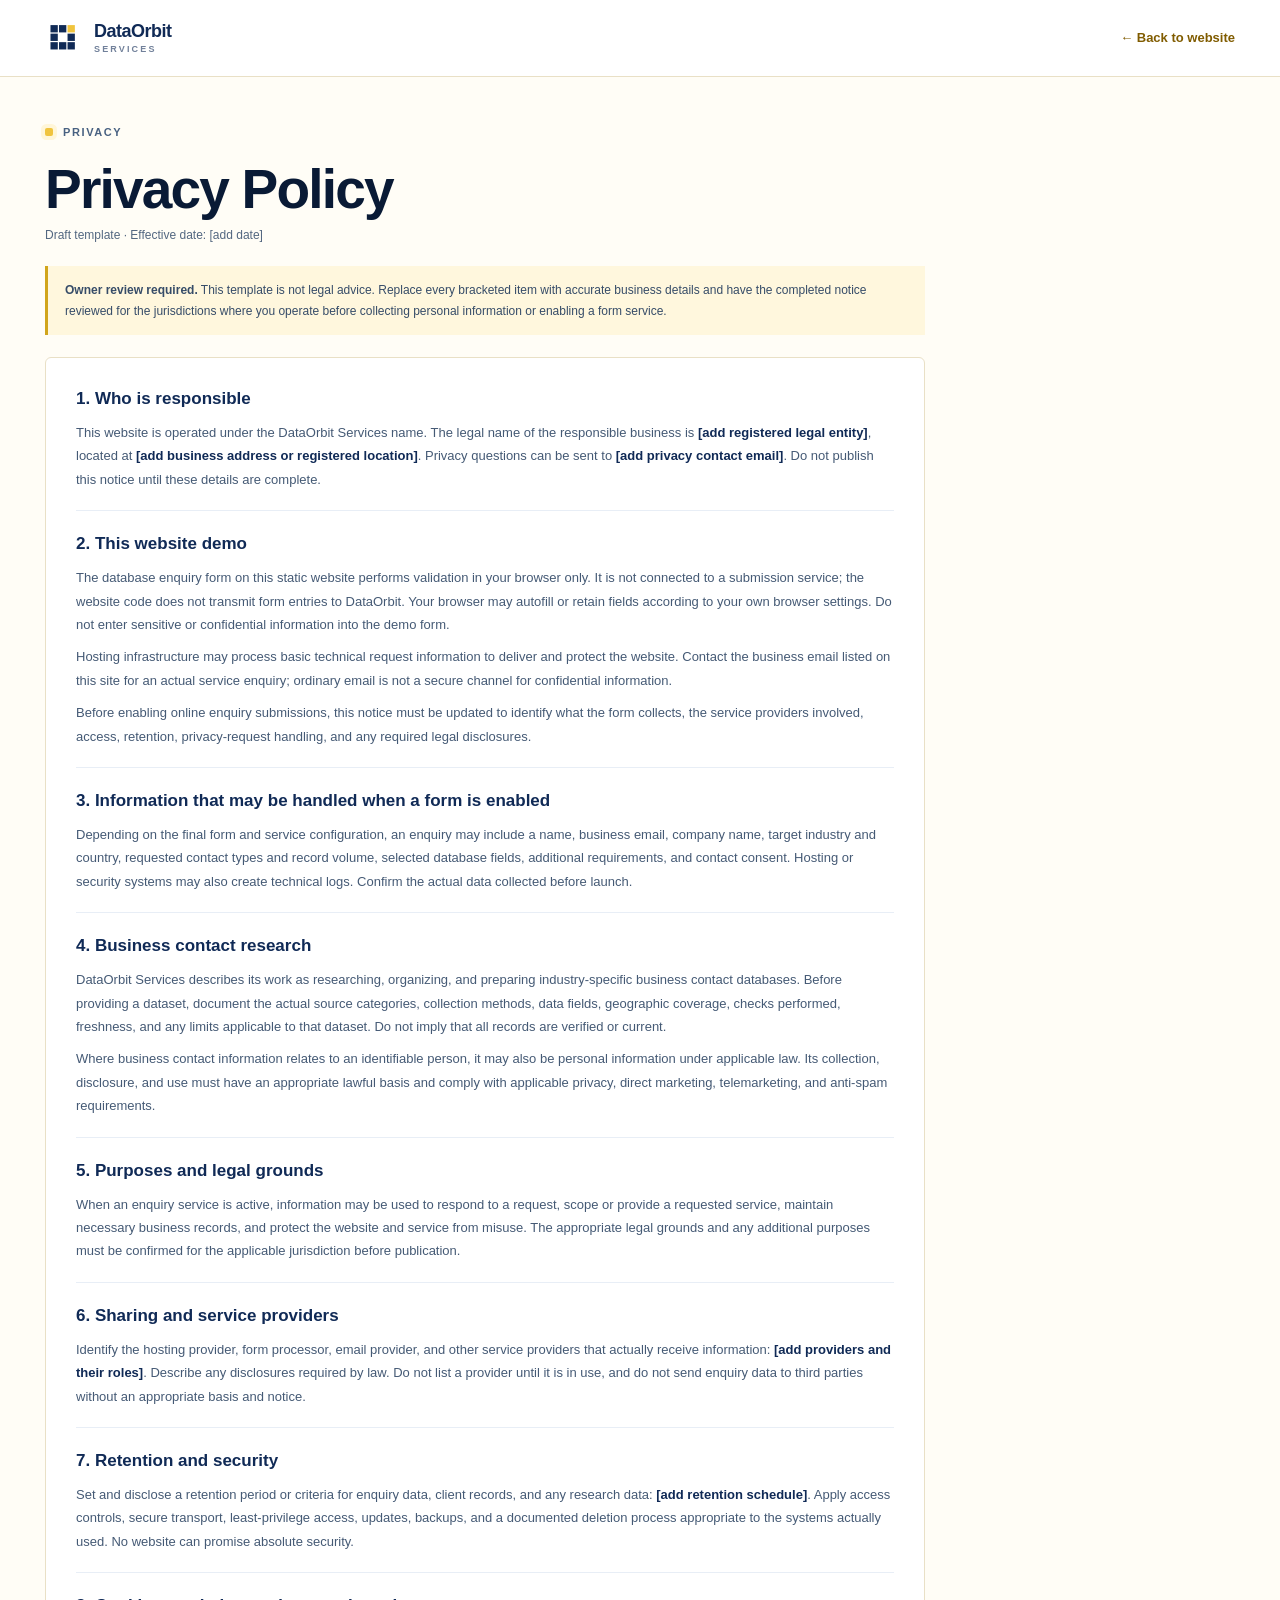
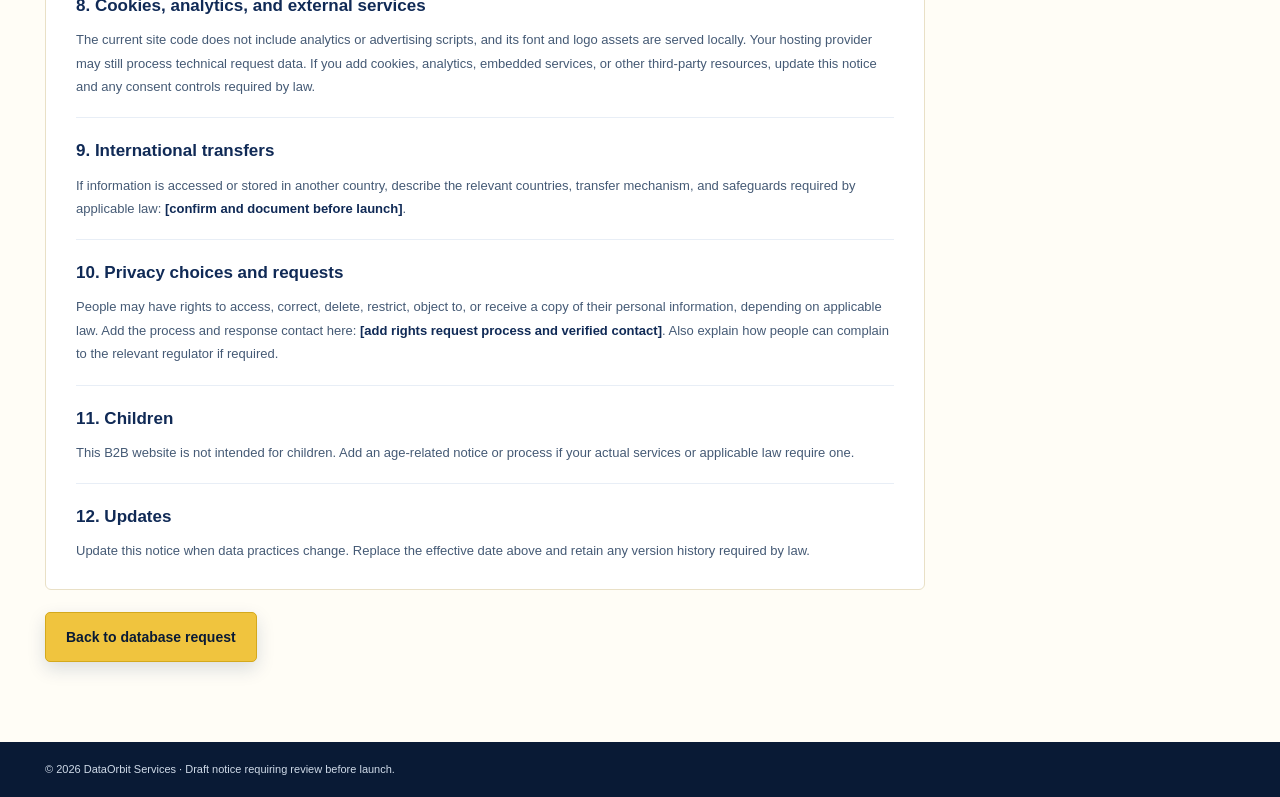
<file: Dataorbit websites/privacy.html>
<!doctype html>
<html lang="en">
<head>
  <meta charset="utf-8">
  <meta name="viewport" content="width=device-width, initial-scale=1">
  <meta name="theme-color" content="#102A56">
  <meta name="referrer" content="strict-origin-when-cross-origin">
  <meta http-equiv="Content-Security-Policy" content="default-src 'self'; base-uri 'self'; object-src 'none'; frame-src 'none'; img-src 'self' data:; style-src 'self'; font-src 'self'; script-src 'self'; connect-src 'self'; form-action 'none'; upgrade-insecure-requests">
  <meta name="description" content="Draft privacy notice for DataOrbit Services. Review and complete with your actual business practices before launch.">
  <meta name="robots" content="noindex, nofollow">
  <title>Privacy Policy | DataOrbit Services</title>
  <link rel="icon" type="image/svg+xml" href="assets/favicon.svg">
  <link rel="stylesheet" href="style.css">
</head>
<body class="policy-page">
  <header class="policy-header">
    <div class="container policy-header-inner">
      <a class="brand" href="index.html" aria-label="DataOrbit Services home"><img class="brand-icon" src="assets/dataorbit-logo.svg" alt=""><span class="brand-wordmark"><span class="brand-title">DataOrbit</span><span class="brand-subtitle">SERVICES</span></span></a>
      <a class="policy-home" href="index.html">← Back to website</a>
    </div>
  </header>
  <main class="container policy-main">
    <p class="eyebrow"><span class="eyebrow-marker" aria-hidden="true"></span>PRIVACY</p>
    <h1 class="policy-title">Privacy Policy</h1>
    <p class="policy-updated">Draft template · Effective date: [add date]</p>
    <div class="policy-warning"><strong>Owner review required.</strong> This template is not legal advice. Replace every bracketed item with accurate business details and have the completed notice reviewed for the jurisdictions where you operate before collecting personal information or enabling a form service.</div>
    <article class="policy-article">
      <section><h2>1. Who is responsible</h2><p>This website is operated under the DataOrbit Services name. The legal name of the responsible business is <strong>[add registered legal entity]</strong>, located at <strong>[add business address or registered location]</strong>. Privacy questions can be sent to <strong>[add privacy contact email]</strong>. Do not publish this notice until these details are complete.</p></section>
      <section><h2>2. This website demo</h2><p>The database enquiry form on this static website performs validation in your browser only. It is not connected to a submission service; the website code does not transmit form entries to DataOrbit. Your browser may autofill or retain fields according to your own browser settings. Do not enter sensitive or confidential information into the demo form.</p><p>Hosting infrastructure may process basic technical request information to deliver and protect the website. Contact the business email listed on this site for an actual service enquiry; ordinary email is not a secure channel for confidential information.</p><p>Before enabling online enquiry submissions, this notice must be updated to identify what the form collects, the service providers involved, access, retention, privacy-request handling, and any required legal disclosures.</p></section>
      <section><h2>3. Information that may be handled when a form is enabled</h2><p>Depending on the final form and service configuration, an enquiry may include a name, business email, company name, target industry and country, requested contact types and record volume, selected database fields, additional requirements, and contact consent. Hosting or security systems may also create technical logs. Confirm the actual data collected before launch.</p></section>
      <section><h2>4. Business contact research</h2><p>DataOrbit Services describes its work as researching, organizing, and preparing industry-specific business contact databases. Before providing a dataset, document the actual source categories, collection methods, data fields, geographic coverage, checks performed, freshness, and any limits applicable to that dataset. Do not imply that all records are verified or current.</p><p>Where business contact information relates to an identifiable person, it may also be personal information under applicable law. Its collection, disclosure, and use must have an appropriate lawful basis and comply with applicable privacy, direct marketing, telemarketing, and anti-spam requirements.</p></section>
      <section><h2>5. Purposes and legal grounds</h2><p>When an enquiry service is active, information may be used to respond to a request, scope or provide a requested service, maintain necessary business records, and protect the website and service from misuse. The appropriate legal grounds and any additional purposes must be confirmed for the applicable jurisdiction before publication.</p></section>
      <section><h2>6. Sharing and service providers</h2><p>Identify the hosting provider, form processor, email provider, and other service providers that actually receive information: <strong>[add providers and their roles]</strong>. Describe any disclosures required by law. Do not list a provider until it is in use, and do not send enquiry data to third parties without an appropriate basis and notice.</p></section>
      <section><h2>7. Retention and security</h2><p>Set and disclose a retention period or criteria for enquiry data, client records, and any research data: <strong>[add retention schedule]</strong>. Apply access controls, secure transport, least-privilege access, updates, backups, and a documented deletion process appropriate to the systems actually used. No website can promise absolute security.</p></section>
      <section><h2>8. Cookies, analytics, and external services</h2><p>The current site code does not include analytics or advertising scripts, and its font and logo assets are served locally. Your hosting provider may still process technical request data. If you add cookies, analytics, embedded services, or other third-party resources, update this notice and any consent controls required by law.</p></section>
      <section><h2>9. International transfers</h2><p>If information is accessed or stored in another country, describe the relevant countries, transfer mechanism, and safeguards required by applicable law: <strong>[confirm and document before launch]</strong>.</p></section>
      <section><h2>10. Privacy choices and requests</h2><p>People may have rights to access, correct, delete, restrict, object to, or receive a copy of their personal information, depending on applicable law. Add the process and response contact here: <strong>[add rights request process and verified contact]</strong>. Also explain how people can complain to the relevant regulator if required.</p></section>
      <section><h2>11. Children</h2><p>This B2B website is not intended for children. Add an age-related notice or process if your actual services or applicable law require one.</p></section>
      <section><h2>12. Updates</h2><p>Update this notice when data practices change. Replace the effective date above and retain any version history required by law.</p></section>
    </article>
    <a class="button button-primary policy-cta" href="index.html#request-form">Back to database request</a>
  </main>
  <footer class="policy-footer"><div class="container">© <span data-current-year></span> DataOrbit Services · Draft notice requiring review before launch.</div></footer>
  <script src="script.js" defer></script>
</body>
</html>
</file>
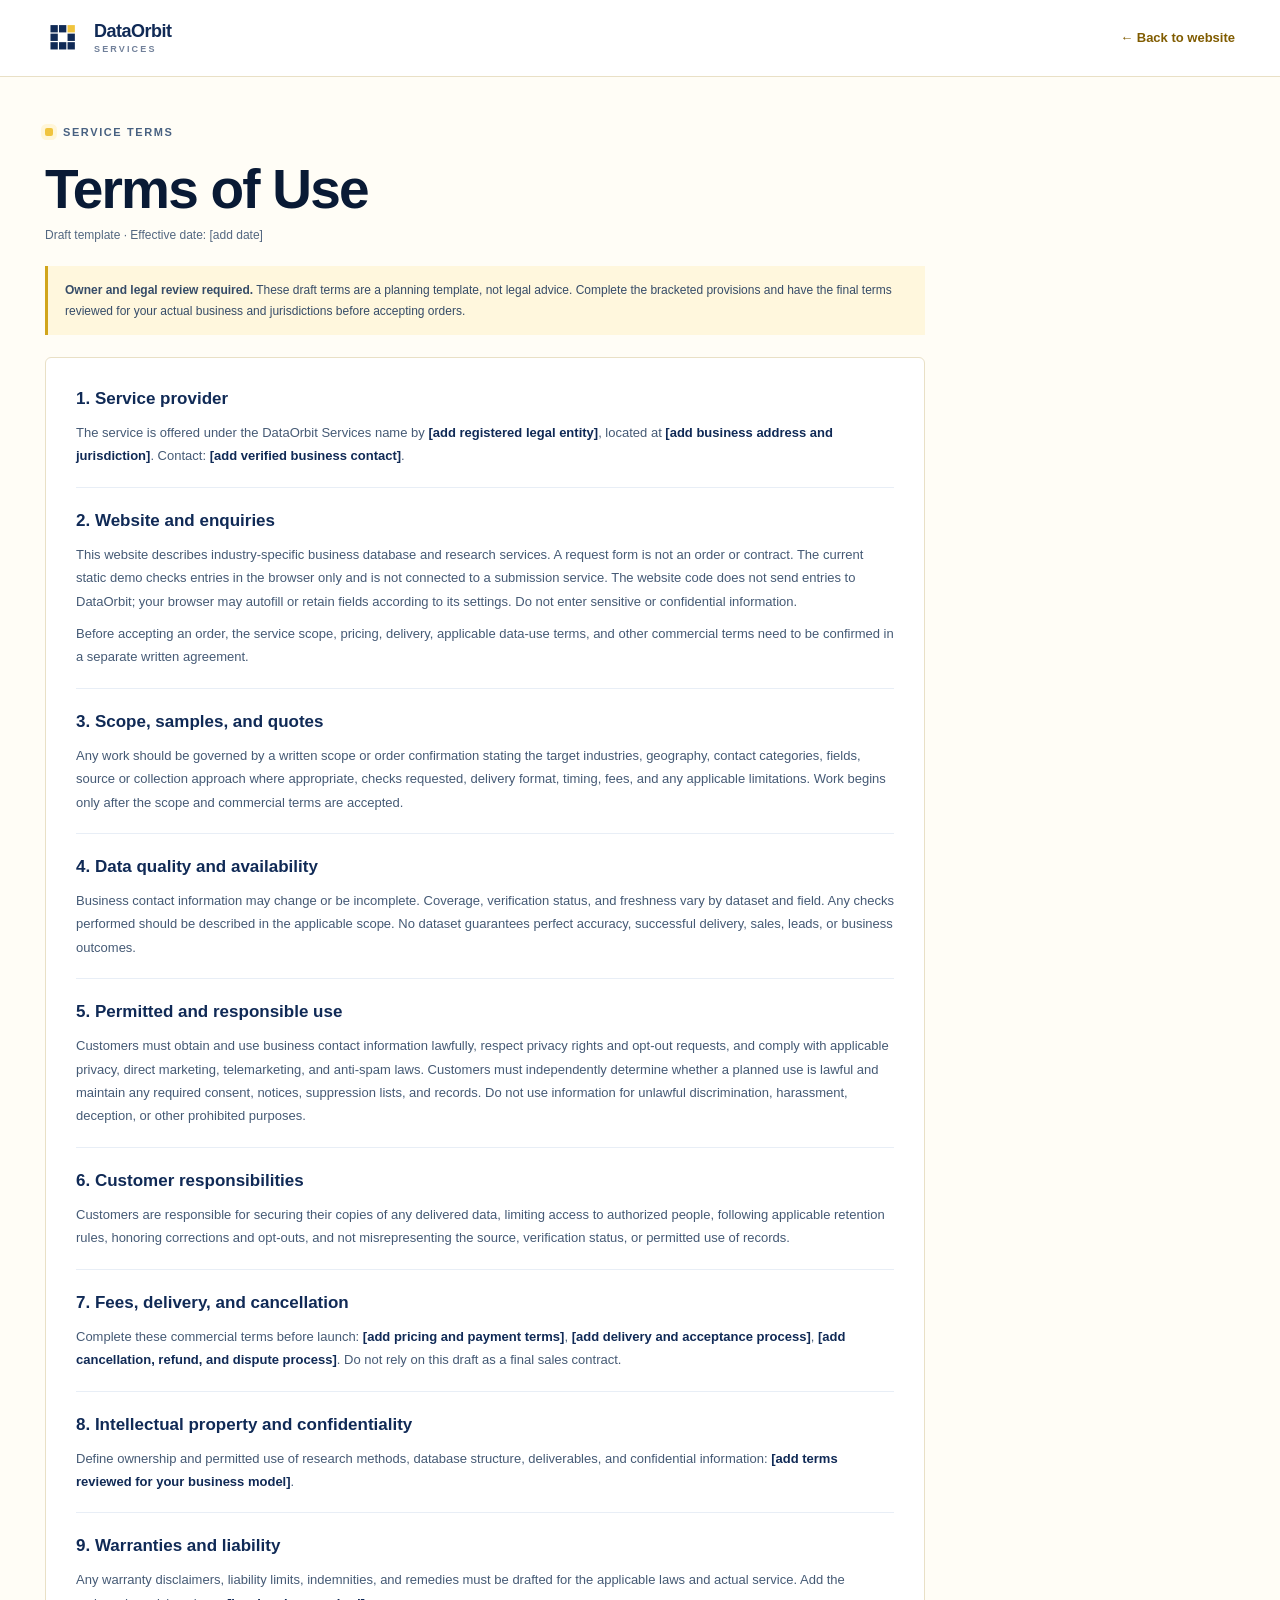
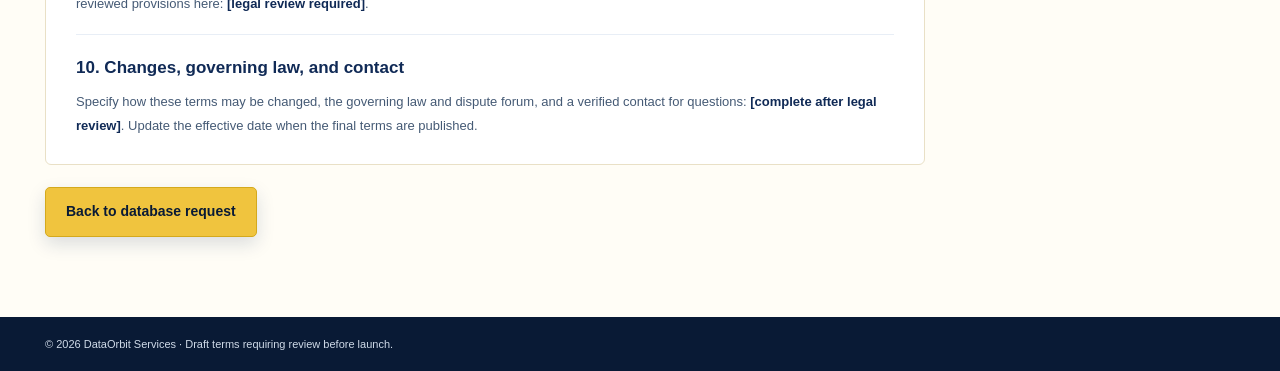
<file: Dataorbit websites/terms.html>
<!doctype html>
<html lang="en">
<head>
  <meta charset="utf-8">
  <meta name="viewport" content="width=device-width, initial-scale=1">
  <meta name="theme-color" content="#102A56">
  <meta name="referrer" content="strict-origin-when-cross-origin">
  <meta http-equiv="Content-Security-Policy" content="default-src 'self'; base-uri 'self'; object-src 'none'; frame-src 'none'; img-src 'self' data:; style-src 'self'; font-src 'self'; script-src 'self'; connect-src 'self'; form-action 'none'; upgrade-insecure-requests">
  <meta name="description" content="Draft terms template for DataOrbit Services. Review and complete with your actual service terms before launch.">
  <meta name="robots" content="noindex, nofollow">
  <title>Terms | DataOrbit Services</title>
  <link rel="icon" type="image/svg+xml" href="assets/favicon.svg">
  <link rel="stylesheet" href="style.css">
</head>
<body class="policy-page">
  <header class="policy-header">
    <div class="container policy-header-inner">
      <a class="brand" href="index.html" aria-label="DataOrbit Services home"><img class="brand-icon" src="assets/dataorbit-logo.svg" alt=""><span class="brand-wordmark"><span class="brand-title">DataOrbit</span><span class="brand-subtitle">SERVICES</span></span></a>
      <a class="policy-home" href="index.html">← Back to website</a>
    </div>
  </header>
  <main class="container policy-main">
    <p class="eyebrow"><span class="eyebrow-marker" aria-hidden="true"></span>SERVICE TERMS</p>
    <h1 class="policy-title">Terms of Use</h1>
    <p class="policy-updated">Draft template · Effective date: [add date]</p>
    <div class="policy-warning"><strong>Owner and legal review required.</strong> These draft terms are a planning template, not legal advice. Complete the bracketed provisions and have the final terms reviewed for your actual business and jurisdictions before accepting orders.</div>
    <article class="policy-article">
      <section><h2>1. Service provider</h2><p>The service is offered under the DataOrbit Services name by <strong>[add registered legal entity]</strong>, located at <strong>[add business address and jurisdiction]</strong>. Contact: <strong>[add verified business contact]</strong>.</p></section>
      <section><h2>2. Website and enquiries</h2><p>This website describes industry-specific business database and research services. A request form is not an order or contract. The current static demo checks entries in the browser only and is not connected to a submission service. The website code does not send entries to DataOrbit; your browser may autofill or retain fields according to its settings. Do not enter sensitive or confidential information.</p><p>Before accepting an order, the service scope, pricing, delivery, applicable data-use terms, and other commercial terms need to be confirmed in a separate written agreement.</p></section>
      <section><h2>3. Scope, samples, and quotes</h2><p>Any work should be governed by a written scope or order confirmation stating the target industries, geography, contact categories, fields, source or collection approach where appropriate, checks requested, delivery format, timing, fees, and any applicable limitations. Work begins only after the scope and commercial terms are accepted.</p></section>
      <section><h2>4. Data quality and availability</h2><p>Business contact information may change or be incomplete. Coverage, verification status, and freshness vary by dataset and field. Any checks performed should be described in the applicable scope. No dataset guarantees perfect accuracy, successful delivery, sales, leads, or business outcomes.</p></section>
      <section><h2>5. Permitted and responsible use</h2><p>Customers must obtain and use business contact information lawfully, respect privacy rights and opt-out requests, and comply with applicable privacy, direct marketing, telemarketing, and anti-spam laws. Customers must independently determine whether a planned use is lawful and maintain any required consent, notices, suppression lists, and records. Do not use information for unlawful discrimination, harassment, deception, or other prohibited purposes.</p></section>
      <section><h2>6. Customer responsibilities</h2><p>Customers are responsible for securing their copies of any delivered data, limiting access to authorized people, following applicable retention rules, honoring corrections and opt-outs, and not misrepresenting the source, verification status, or permitted use of records.</p></section>
      <section><h2>7. Fees, delivery, and cancellation</h2><p>Complete these commercial terms before launch: <strong>[add pricing and payment terms]</strong>, <strong>[add delivery and acceptance process]</strong>, <strong>[add cancellation, refund, and dispute process]</strong>. Do not rely on this draft as a final sales contract.</p></section>
      <section><h2>8. Intellectual property and confidentiality</h2><p>Define ownership and permitted use of research methods, database structure, deliverables, and confidential information: <strong>[add terms reviewed for your business model]</strong>.</p></section>
      <section><h2>9. Warranties and liability</h2><p>Any warranty disclaimers, liability limits, indemnities, and remedies must be drafted for the applicable laws and actual service. Add the reviewed provisions here: <strong>[legal review required]</strong>.</p></section>
      <section><h2>10. Changes, governing law, and contact</h2><p>Specify how these terms may be changed, the governing law and dispute forum, and a verified contact for questions: <strong>[complete after legal review]</strong>. Update the effective date when the final terms are published.</p></section>
    </article>
    <a class="button button-primary policy-cta" href="index.html#request-form">Back to database request</a>
  </main>
  <footer class="policy-footer"><div class="container">© <span data-current-year></span> DataOrbit Services · Draft terms requiring review before launch.</div></footer>
  <script src="script.js" defer></script>
</body>
</html>
</file>
<file: style.css>
:root {
  color-scheme: light;
  --navy: #102a56;
  --deep-navy: #091a35;
  --blue: #805c00;
  --bright-blue: #f0c43e;
  --light-blue: #fff6d8;
  --pale: #fffdf6;
  --white: #fff;
  --text: #172b4d;
  --muted: #4b5d75;
  --border: #e9e0c6;
  --soft-shadow: 0 14px 36px rgb(16 42 86 / 7%);
  --container: 1190px;
  --font-body: 'DM Sans', 'Segoe UI', sans-serif;
  --font-display: 'Manrope', 'Segoe UI', sans-serif;
}

* { box-sizing: border-box; }
html { scroll-behavior: smooth; scroll-padding-top: 92px; }
body { margin: 0; color: var(--text); background: var(--white); font-family: var(--font-body); font-size: 17px; line-height: 1.65; -webkit-font-smoothing: antialiased; }
button, input, select, textarea { font: inherit; }
a { color: inherit; text-decoration: none; }
svg { display: block; }
.container { width: min(var(--container), calc(100% - 64px)); margin-inline: auto; }
.skip-link { position: absolute; z-index: 30; top: 8px; left: 8px; padding: 10px 14px; color: white; background: var(--deep-navy); transform: translateY(-150%); }
.skip-link:focus { transform: translateY(0); }
:focus-visible { outline: 3px solid var(--navy); outline-offset: 3px; }

.site-header { position: sticky; z-index: 20; top: 0; height: 78px; background: rgb(255 255 255 / 96%); border-bottom: 1px solid rgb(220 229 241 / 85%); backdrop-filter: blur(12px); }
.header-inner, .brand, .primary-nav { display: flex; align-items: center; }
.header-inner { height: 100%; justify-content: space-between; }
.brand { flex: 0 0 auto; gap: 10px; }
.brand-icon { display: block; width: 48px; height: 48px; object-fit: contain; }
.brand-wordmark { display: flex; flex-direction: column; line-height: 1; }
.brand-title { color: var(--navy); font-family: var(--font-display); font-size: 21px; font-weight: 800; letter-spacing: -.5px; }
.brand-subtitle { padding-top: 5px; color: #52637b; font-size: 12px; font-weight: 700; letter-spacing: 2.15px; }
.primary-nav { gap: clamp(13px, 2vw, 26px); color: #405370; font-size: 14px; font-weight: 600; }
.primary-nav > a:not(.button) { transition: color .18s ease; }
.primary-nav > a:not(.button):hover { color: var(--blue); }
.button { display: inline-flex; min-height: 50px; align-items: center; justify-content: center; gap: 14px; padding: 0 20px; border: 1px solid transparent; border-radius: 5px; font-size: 15px; font-weight: 700; transition: transform .18s ease, background .18s ease, box-shadow .18s ease, border-color .18s ease; cursor: pointer; }
.button:hover { transform: translateY(-2px); }
.button-small { min-height: 42px; padding-inline: 15px; color: white; background: var(--navy); white-space: nowrap; }
.button-small:hover, .button-primary:hover { background: var(--blue); box-shadow: 0 8px 20px rgb(36 87 167 / 18%); }
.button-primary { color: white; background: var(--navy); box-shadow: 0 7px 18px rgb(16 42 86 / 15%); }
.button-secondary { color: var(--navy); background: white; border-color: var(--border); }
.button-secondary:hover { background: var(--light-blue); border-color: #bdd3f2; }
.menu-toggle { display: none; }

.hero { position: relative; overflow: hidden; padding: 72px 0 0; background: linear-gradient(112deg, #fff 0%, #fff 48%, #f3f8ff 100%); }
.hero-grid-pattern { position: absolute; inset: 0 0 auto auto; width: 44%; height: 100%; opacity: .34; pointer-events: none; background-image: linear-gradient(rgb(36 87 167 / 6%) 1px, transparent 1px), linear-gradient(90deg, rgb(36 87 167 / 6%) 1px, transparent 1px); background-size: 34px 34px; mask-image: linear-gradient(90deg, transparent, black 55%, transparent); }
.hero-layout { position: relative; z-index: 1; display: grid; min-height: 485px; grid-template-columns: .94fr 1.06fr; align-items: center; gap: 35px; }
.hero-copy { position: relative; z-index: 2; padding-bottom: 26px; }
.eyebrow { display: flex; align-items: center; gap: 10px; margin: 0 0 17px; color: #486181; font-size: 12px; font-weight: 700; letter-spacing: 1.6px; }
.eyebrow-marker { width: 8px; height: 8px; flex: 0 0 8px; border-radius: 2px; background: var(--bright-blue); box-shadow: 0 0 0 4px var(--light-blue); }
h1, h2, h3, p { margin-top: 0; }
h1, h2, h3 { font-family: var(--font-display); }
h1 { max-width: 640px; margin-bottom: 21px; color: var(--deep-navy); font-size: clamp(46px, 5.1vw, 67px); font-weight: 750; letter-spacing: -2.7px; line-height: 1.1; }
h1 span, .section-heading h2 span, .about-copy h2 span, .contact-copy h2 span { color: var(--blue); }
.hero-intro { max-width: 515px; margin-bottom: 26px; color: var(--muted); font-size: 18px; line-height: 1.8; }
.hero-actions { display: flex; flex-wrap: wrap; align-items: center; gap: 12px; }
.hero-caption { display: flex; align-items: center; gap: 11px; margin: 30px 0 0; color: #536780; font-size: 13px; }
.caption-rule { width: 26px; height: 1px; flex: 0 0 26px; background: #8ca4c5; }
.network-visual { position: relative; width: 100%; max-width: 590px; min-height: 430px; justify-self: end; }
.network-wash { position: absolute; inset: 44px 38px; border-radius: 48%; background: radial-gradient(ellipse, #eaf3ff 0%, rgb(234 243 255 / 52%) 45%, transparent 72%); }
.network-lines { position: absolute; inset: 0; width: 100%; height: 100%; overflow: visible; }
.network-lines path { fill: none; stroke: #a8c3e6; stroke-width: 1.5; stroke-dasharray: 5 6; }
.network-lines circle { fill: var(--bright-blue); stroke: white; stroke-width: 3; }
.network-center { position: absolute; top: 50%; left: 50%; display: flex; width: 154px; height: 154px; flex-direction: column; align-items: center; justify-content: center; border: 1px solid #d3e2f5; border-radius: 50%; background: white; box-shadow: 0 15px 45px rgb(16 42 86 / 12%), 0 0 0 12px rgb(234 243 255 / 65%); transform: translate(-50%, -50%); }
.network-center img { width: 50px; height: 50px; margin-bottom: 5px; }
.network-center > span { color: var(--navy); font-family: var(--font-display); font-size: 12px; font-weight: 800; letter-spacing: 1.4px; }
.network-center small { color: #52637b; font-size: 12px; }
.network-node { position: absolute; z-index: 1; display: flex; min-width: 184px; align-items: center; gap: 10px; padding: 10px 12px; border: 1px solid #dce7f4; border-radius: 7px; background: white; box-shadow: 0 9px 24px rgb(16 42 86 / 7%); }
.network-node b, .network-node small { display: block; }.network-node b { color: var(--navy); font-size: 13px; }.network-node small { margin-top: 2px; color: #52637b; font-size: 12px; }
.node-icon { display: grid; width: 34px; height: 34px; flex: 0 0 34px; place-items: center; color: var(--blue); background: var(--light-blue); border-radius: 5px; }.node-icon svg { width: 19px; height: 19px; fill: none; stroke: currentColor; stroke-width: 1.6; stroke-linecap: round; stroke-linejoin: round; }
.node-dental { top: 20px; left: 10px; }.node-manufacturing { top: 20px; right: 0; }.node-education { bottom: 25px; left: 0; }.node-hospitality { right: 0; bottom: 25px; }
.network-legend { position: absolute; right: 50%; bottom: -7px; display: flex; align-items: center; gap: 7px; color: #52637b; font-size: 12px; transform: translateX(50%); white-space: nowrap; }.network-legend span { width: 7px; height: 7px; border-radius: 50%; background: var(--bright-blue); }
.hero-proofline { display: flex; min-height: 66px; align-items: center; justify-content: center; gap: 24px; margin-top: 24px; color: #536780; border-top: 1px solid #e7eef7; font-size: 12px; font-weight: 600; }.hero-proofline i { width: 4px; height: 4px; border-radius: 50%; background: #7ba8df; }

.section-pad { padding-block: 86px; }
.industries { background: var(--pale); }
.section-heading { display: flex; align-items: flex-end; justify-content: space-between; gap: 50px; margin-bottom: 35px; }
.section-heading h2, .about-copy h2, .contact-copy h2 { max-width: 670px; margin: 0; color: var(--deep-navy); font-size: 42px; font-weight: 750; letter-spacing: -1.6px; line-height: 1.2; }
.section-heading > p { max-width: 380px; margin: 0 0 3px; color: var(--muted); font-size: 15px; line-height: 1.8; }
.industry-grid { display: grid; grid-template-columns: repeat(4, minmax(0, 1fr)); gap: 14px; }
.industry-card { display: flex; min-height: 250px; flex-direction: column; align-items: flex-start; padding: 20px; border: 1px solid var(--border); border-radius: 6px; background: white; box-shadow: 0 4px 15px rgb(16 42 86 / 3%); transition: transform .2s ease, border-color .2s ease, box-shadow .2s ease; }
.industry-card:hover { transform: translateY(-4px); border-color: #b9cdea; box-shadow: var(--soft-shadow); }
.industry-card h3 { margin: 15px 0 7px; color: var(--navy); font-size: 18px; font-weight: 700; line-height: 1.35; }
.industry-card p { flex: 1; margin: 0 0 14px; color: var(--muted); font-size: 14px; line-height: 1.7; }
.industry-icon { display: grid; width: 44px; height: 44px; place-items: center; color: var(--blue); background: #edf4fd; border-radius: 6px; }.industry-icon svg { width: 27px; height: 27px; fill: none; stroke: currentColor; stroke-width: 1.6; stroke-linecap: round; stroke-linejoin: round; }
.icon-factory, .icon-distribution { color: #38679d; background: #edf4fd; }.icon-education { color: #526aa6; background: #f0f3fb; }.icon-hospitality { color: #327b78; background: #edf7f6; }.icon-marketing { color: #725eaa; background: #f3f0fa; }.icon-other { color: #536780; background: #f0f3f8; }
.featured-card { position: relative; border-color: #b8cdea; background: linear-gradient(155deg, #fff, #f4f8fe); }.featured-card::before { position: absolute; top: 0; right: 18px; left: 18px; height: 2px; background: var(--bright-blue); content: ''; }
.card-label { color: var(--blue); font-size: 12px; font-weight: 800; letter-spacing: 1.1px; }
.industry-action { display: inline-flex; width: 100%; align-items: center; justify-content: space-between; padding: 0; color: var(--blue); background: transparent; border: 0; font-size: 13px; font-weight: 700; text-align: left; cursor: pointer; }.industry-action span { font-size: 15px; transition: transform .2s ease; }.industry-action:hover span { transform: translate(2px, -2px); }

.services { background: white; }
.service-grid { display: grid; grid-template-columns: repeat(3, minmax(0, 1fr)); border-top: 1px solid var(--border); border-left: 1px solid var(--border); }
.service-card { position: relative; min-height: 226px; padding: 24px 22px; border-right: 1px solid var(--border); border-bottom: 1px solid var(--border); transition: background .18s ease; }
.service-card:hover { background: #f9fbff; }
.service-index { position: absolute; top: 23px; right: 22px; color: #536780; font-size: 12px; font-weight: 700; letter-spacing: .8px; }
.service-icon { display: grid; width: 42px; height: 42px; place-items: center; color: var(--blue); background: var(--light-blue); border-radius: 6px; }.service-icon svg { width: 25px; height: 25px; fill: none; stroke: currentColor; stroke-width: 1.6; stroke-linecap: round; stroke-linejoin: round; }
.service-card h3 { max-width: 280px; margin: 18px 0 8px; color: var(--navy); font-size: 18px; line-height: 1.35; }
.service-card p { max-width: 330px; margin: 0; color: var(--muted); font-size: 14px; line-height: 1.7; }
.service-note { display: flex; align-items: flex-start; gap: 9px; max-width: 820px; margin: 18px 0 0; color: #536780; font-size: 13px; }.service-note span { display: grid; width: 20px; height: 20px; flex: 0 0 20px; place-items: center; color: var(--blue); border: 1px solid #b9cce4; border-radius: 50%; font-size: 12px; }

.process { background: var(--pale); }
.process-list { position: relative; display: grid; grid-template-columns: repeat(4, minmax(0, 1fr)); gap: 26px; padding: 0; margin: 0; list-style: none; }
.process-list::before { position: absolute; top: 24px; right: 12%; left: 12%; height: 1px; background: #c8d7e9; content: ''; }
.process-step { position: relative; z-index: 1; padding-right: 10px; }
.step-number { position: absolute; top: 0; left: 54px; color: #536780; font-size: 12px; font-weight: 700; letter-spacing: 1px; }
.step-icon { display: grid; width: 49px; height: 49px; place-items: center; margin-bottom: 21px; color: var(--blue); background: white; border: 1px solid #cbd9ea; border-radius: 50%; box-shadow: 0 0 0 6px var(--pale); }.step-icon svg { width: 23px; height: 23px; fill: none; stroke: currentColor; stroke-width: 1.6; stroke-linecap: round; stroke-linejoin: round; }
.process-step h3 { max-width: 230px; margin: 0 0 8px; color: var(--navy); font-size: 18px; line-height: 1.4; }.process-step p { max-width: 245px; margin: 0; color: var(--muted); font-size: 14px; line-height: 1.75; }

.about { background: white; }
.about-layout { display: grid; grid-template-columns: .54fr 1.46fr; gap: 70px; }
.about-label { display: flex; flex-direction: column; justify-content: space-between; }
.about-index { color: #52637b; font-family: var(--font-display); font-size: 35px; font-weight: 800; letter-spacing: 1px; line-height: 1.15; }
.about-copy h2 { max-width: 690px; margin-bottom: 21px; }
.about-copy p { max-width: 760px; margin-bottom: 14px; color: var(--muted); font-size: 16px; line-height: 1.9; }
.sample-dataset { padding: 18px 20px; margin: 22px 0; border: 1px solid var(--border); border-radius: 6px; background: var(--pale); }
.sample-dataset p { margin-bottom: 12px; font-size: 15px; line-height: 1.65; }
.sample-dataset p strong { color: var(--deep-navy); }
.sample-dataset .sample-dataset-note { margin: 10px 0 0; color: var(--muted); font-size: 13px; }
.text-link { display: inline-flex; align-items: center; gap: 10px; margin-top: 7px; color: var(--blue); font-size: 13px; font-weight: 700; }.text-link span { transition: transform .18s ease; }.text-link:hover span { transform: translate(2px, -2px); }

.contact-section { background: var(--pale); }
.contact-layout { display: grid; grid-template-columns: .8fr 1.2fr; gap: 70px; align-items: start; }
.contact-copy { padding-top: 14px; }
.contact-copy h2 { max-width: 465px; margin-bottom: 17px; }
.contact-copy > p:not(.eyebrow) { max-width: 430px; margin-bottom: 25px; color: var(--muted); font-size: 16px; line-height: 1.85; }
.contact-email { display: flex; align-items: center; gap: 13px; margin: 23px 0; }.contact-email-icon { display: grid; width: 40px; height: 40px; place-items: center; color: var(--blue); background: white; border: 1px solid var(--border); border-radius: 5px; font-weight: 700; }.contact-email small, .contact-email strong, .contact-email em { display: block; }.contact-email small { color: #536780; font-size: 12px; font-weight: 700; letter-spacing: 1px; }.contact-email strong { color: var(--navy); font-size: 14px; }.contact-email em { color: #536780; font-size: 12px; font-style: normal; }
.contact-placeholders { display: grid; grid-template-columns: 1fr 1fr; gap: 14px; margin: -7px 0 21px 53px; }.contact-placeholders small { color: #536780; font-size: 12px; font-weight: 700; letter-spacing: .8px; }.contact-placeholders p { margin: 2px 0 0; color: #536780; font-size: 13px; }
.contact-button { min-height: 44px; margin-bottom: 20px; }
.responsible-note { padding-left: 13px; border-left: 2px solid #a5c2e6; color: #536780; font-size: 13px !important; line-height: 1.7 !important; }.responsible-note strong { color: var(--navy); }
.form-panel { padding: 29px; border: 1px solid var(--border); border-radius: 7px; background: white; box-shadow: var(--soft-shadow); scroll-margin-top: 100px; }
.form-panel-heading { display: flex; align-items: flex-end; justify-content: space-between; gap: 20px; margin-bottom: 23px; }.form-panel-heading .eyebrow { margin-bottom: 7px; font-size: 12px; }.form-panel-heading h3 { margin: 0; color: var(--navy); font-size: 24px; letter-spacing: -.5px; }.required-note { color: #536780; font-size: 12px; }.required-note b { color: #c24142; }
.form-grid { display: grid; grid-template-columns: 1fr 1fr; gap: 0 14px; }
.request-form label { display: block; margin-bottom: 14px; color: #334763; font-size: 13px; font-weight: 700; }.request-form label > span { color: #bf4147; }
.request-form input:not([type="checkbox"]), .request-form select, .request-form textarea { display: block; width: 100%; min-width: 0; min-height: 43px; margin-top: 6px; padding: 10px 11px; color: var(--text); background: white; border: 1px solid #cdd8e6; border-radius: 4px; outline: none; font-size: 12px; font-weight: 400; transition: border-color .18s ease, box-shadow .18s ease; }
.request-form textarea { min-height: 85px; resize: vertical; }.request-form input::placeholder, .request-form textarea::placeholder { color: #536780; }.request-form select:invalid { color: #536780; }
.request-form input:focus, .request-form select:focus, .request-form textarea:focus { border-color: var(--bright-blue); box-shadow: 0 0 0 3px rgb(59 130 246 / 14%); }
.information-fields { padding: 0; margin: 4px 0 16px; border: 0; }.information-fields legend { margin-bottom: 3px; color: #334763; font-size: 13px; font-weight: 700; }.information-fields legend span { color: #bf4147; }.information-fields > p { margin: 0 0 10px; color: #536780; font-size: 12px; }
.checkbox-grid { display: grid; grid-template-columns: 1fr 1fr; gap: 9px 12px; }.checkbox-grid label, .consent-label { display: flex !important; align-items: flex-start; gap: 8px; margin: 0 !important; color: #334763 !important; font-size: 13px !important; font-weight: 500 !important; line-height: 1.5; cursor: pointer; }.checkbox-grid input, .consent-label input { width: 15px; height: 15px; flex: 0 0 15px; margin: 1px 0 0; accent-color: var(--blue); }
.field-error { display: block; min-height: 0; margin-top: 5px; color: #b4232d; font-size: 12px; }.field-error:not(:empty) { min-height: 17px; }
.requirements-label { margin-top: 17px; }.consent-label { margin: 3px 0 11px !important; }.consent-label a { color: var(--blue); text-decoration: underline; text-underline-offset: 2px; }.consent-label b { color: #bf4147; }
.form-demo-note { margin: 0 0 14px; padding: 10px 12px; color: #455a75; background: #f3f7fc; border-left: 2px solid #78a2d5; font-size: 12px; line-height: 1.55; }.form-submit { min-height: 44px; }
.form-status { margin: 12px 0 0; padding: 12px 14px; border-left: 3px solid var(--blue); background: var(--light-blue); color: var(--navy); font-size: 12px; line-height: 1.6; }.form-status[data-state="error"] { color: #8b2028; border-color: #b4232d; background: #fff4f3; }.form-status[hidden] { display: none; }
.request-form [hidden] { display: none !important; }

.site-footer { color: #e8eff8; background: var(--deep-navy); }
.footer-main { display: grid; grid-template-columns: 1.35fr .8fr .9fr; gap: 60px; padding-block: 47px 38px; }
.brand-footer .brand-title { color: white; }.brand-footer .brand-subtitle { color: #c2d2e6; }
.footer-brand > p { max-width: 340px; margin: 17px 0 0; color: #bdcadd; font-size: 12px; line-height: 1.75; }.footer-brand .footer-contact-placeholder { color: #dce7f5; font-size: 12px; }
.footer-label { display: block; margin-bottom: 14px; color: #cfdae8; font-size: 12px; font-weight: 700; letter-spacing: 1.4px; }
.footer-nav { display: flex; align-items: flex-start; flex-direction: column; }.footer-nav a { margin-bottom: 8px; color: #d6e0ed; font-size: 12px; }.footer-nav a:hover, .footer-bottom a:hover { color: white; text-decoration: underline; text-underline-offset: 3px; }
.footer-legal p { max-width: 260px; margin: 10px 0 0; color: #cfdae8; font-size: 12px; line-height: 1.6; scroll-margin-top: 100px; }
.footer-bottom { display: flex; justify-content: space-between; gap: 20px; padding-block: 15px; color: #d6e0ed; border-top: 1px solid rgb(214 224 237 / 17%); font-size: 12px; }.footer-bottom a { color: #d6e0ed; }

.policy-page { min-height: 100vh; background: var(--pale); }
.policy-header { background: white; border-bottom: 1px solid var(--border); }
.policy-header-inner { display: flex; min-height: 76px; align-items: center; justify-content: space-between; gap: 20px; }
.policy-home { color: var(--blue); font-size: 13px; font-weight: 700; }
.policy-main { padding-block: 46px 80px; }
.policy-title { margin: 0 0 5px; color: var(--deep-navy); font-family: var(--font-display); font-size: clamp(38px, 5vw, 55px); letter-spacing: -1.8px; line-height: 1.15; }
.policy-updated { margin: 0 0 20px; color: #536780; font-size: 12px; }
.policy-warning { max-width: 880px; padding: 14px 17px; margin-bottom: 22px; color: #364c68; background: #eaf3ff; border-left: 3px solid var(--bright-blue); font-size: 12px; line-height: 1.7; }
.policy-article { max-width: 880px; padding: 8px 30px; background: white; border: 1px solid var(--border); border-radius: 6px; }
.policy-article section { padding-block: 19px; border-bottom: 1px solid #e8eef6; }.policy-article section:last-child { border: 0; }
.policy-article h2 { margin: 0 0 8px; color: var(--navy); font-family: var(--font-display); font-size: 17px; }
.policy-article p { margin: 0 0 9px; color: #455a75; font-size: 13px; line-height: 1.8; }.policy-article p:last-child { margin-bottom: 0; }
.policy-article strong { color: var(--navy); }
.policy-cta { margin-top: 22px; }
.policy-footer { padding-block: 18px; color: #cfdae8; background: var(--deep-navy); font-size: 12px; }

.reveal { opacity: 1; transform: none; }
.js-enabled .reveal { opacity: 0; transform: translateY(12px); transition: opacity .5s ease, transform .5s ease; }
.js-enabled .reveal.is-visible { opacity: 1; transform: translateY(0); }
@media (prefers-reduced-motion: reduce) { *, *::before, *::after { scroll-behavior: auto !important; animation-duration: .01ms !important; animation-iteration-count: 1 !important; transition-duration: .01ms !important; }.reveal { opacity: 1; transform: none; } }

@media (max-width: 1050px) {
  .primary-nav { gap: 14px; font-size: 13px; }
  .button-small { padding-inline: 12px; }
  .hero-layout { grid-template-columns: 1fr 1fr; gap: 12px; }
  .network-visual { transform: scale(.9); transform-origin: center right; }
  .industry-grid { grid-template-columns: repeat(3, minmax(0, 1fr)); }
  .contact-layout { gap: 40px; }
}
@media (max-width: 820px) {
  .container { width: min(var(--container), calc(100% - 48px)); }
  .site-header { height: 72px; }
  .menu-toggle { display: flex; width: 42px; height: 42px; flex-direction: column; align-items: center; justify-content: center; gap: 4px; padding: 0; background: white; border: 1px solid var(--border); border-radius: 5px; cursor: pointer; }
  .menu-toggle span { width: 17px; height: 2px; background: var(--navy); transition: transform .18s ease, opacity .18s ease; }
  .menu-toggle[aria-expanded="true"] span:first-child { transform: translateY(6px) rotate(45deg); }.menu-toggle[aria-expanded="true"] span:nth-child(2) { opacity: 0; }.menu-toggle[aria-expanded="true"] span:last-child { transform: translateY(-6px) rotate(-45deg); }
  .primary-nav { position: absolute; top: 71px; right: 0; left: 0; display: none; align-items: stretch; flex-direction: column; gap: 0; padding: 10px 24px 20px; background: white; border-bottom: 1px solid var(--border); box-shadow: 0 14px 24px rgb(9 26 53 / 9%); }
  .primary-nav.is-open { display: flex; }.primary-nav > a:not(.button) { padding: 11px 2px; border-bottom: 1px solid #edf1f6; }.primary-nav .button-small { justify-content: center; margin-top: 14px; }
  .hero { padding-top: 53px; }.hero-layout { grid-template-columns: 1fr; gap: 4px; }.hero-copy { padding-bottom: 4px; }.hero-copy h1 { max-width: 640px; font-size: clamp(43px, 8vw, 58px); }.hero-intro { max-width: 620px; }.network-visual { width: min(590px, 100%); justify-self: center; transform: none; }.hero-proofline { flex-wrap: wrap; gap: 10px 15px; padding-block: 13px; text-align: center; }
  .section-pad { padding-block: 68px; }.section-heading { display: block; margin-bottom: 29px; }.section-heading > p { max-width: 580px; margin-top: 14px; }.section-heading h2, .about-copy h2, .contact-copy h2 { font-size: 36px; }
  .industry-grid { grid-template-columns: repeat(2, minmax(0, 1fr)); }.industry-card { min-height: 230px; }
  .process-list { grid-template-columns: 1fr 1fr; gap: 32px 24px; }.process-list::before { display: none; }.step-number { left: 58px; }
  .about-layout { grid-template-columns: 1fr; gap: 15px; }.about-index { display: none; }.about-label .eyebrow { margin-bottom: 0; }
  .contact-layout { grid-template-columns: 1fr; gap: 32px; }.contact-copy h2 { max-width: 600px; }.form-panel { padding: 24px; }
}
@media (max-width: 520px) {
  html { scroll-padding-top: 78px; }.container { width: calc(100% - 36px); }
  .brand-icon { width: 40px; height: 40px; }.brand-title { font-size: 18px; }.brand-subtitle { font-size: 11px; }
  .hero { padding-top: 42px; }.hero-copy h1 { font-size: clamp(39px, 10.7vw, 51px); letter-spacing: -1.8px; }.hero-intro { font-size: 16px; }.hero-actions { align-items: stretch; flex-direction: column; }.hero-actions .button { width: 100%; }.hero-caption { align-items: flex-start; font-size: 12px; }
  .network-visual { min-height: 335px; margin-top: 7px; transform: scale(.94); transform-origin: center top; width: 108%; margin-inline: -4%; }.network-center { width: 120px; height: 120px; }.network-center img { width: 38px; height: 38px; }.network-node { min-width: 148px; gap: 7px; padding: 8px; }.network-node b { font-size: 11px; }.network-node small { font-size: 11px; }.node-icon { width: 28px; height: 28px; flex-basis: 28px; }.node-icon svg { width: 16px; height: 16px; }.node-dental { left: 0; }.node-manufacturing { right: 0; }.node-education { left: 0; }.node-hospitality { right: 0; }.hero-proofline { font-size: 11px; }
  .section-pad { padding-block: 55px; }.section-heading h2, .about-copy h2, .contact-copy h2 { font-size: 32px; letter-spacing: -1px; }.section-heading > p { font-size: 14px; }
  .industry-grid { grid-template-columns: 1fr; gap: 10px; }.industry-card { min-height: 0; padding: 17px; }.industry-card p { flex: initial; }.industry-card h3 { margin-top: 12px; }
  .service-grid { grid-template-columns: 1fr; }.service-card { min-height: 0; padding: 20px; }.service-card h3 { margin-top: 14px; }
  .process-list { grid-template-columns: 1fr; gap: 26px; }.process-step { min-height: 105px; padding-left: 67px; }.step-icon { position: absolute; top: 0; left: 0; margin: 0; }.step-number { position: static; display: block; margin-bottom: 5px; }.process-step h3 { font-size: 17px; }.process-step p { font-size: 14px; }
  .form-panel { padding: 20px 16px; }.form-panel-heading { align-items: flex-start; flex-direction: column; gap: 5px; }.form-grid { grid-template-columns: 1fr; }.checkbox-grid { grid-template-columns: 1fr; gap: 11px; }.request-form label { font-size: 13px; }.request-form input:not([type="checkbox"]), .request-form select, .request-form textarea { min-height: 45px; font-size: 15px; }.request-form textarea { min-height: 90px; }
  .footer-main { grid-template-columns: 1fr 1fr; gap: 30px 18px; }.footer-brand { grid-column: 1 / -1; }.footer-legal { grid-column: 1 / -1; }.footer-bottom { align-items: flex-start; flex-direction: column; gap: 5px; }
  .policy-main { padding-block: 34px 55px; }.policy-article { padding-inline: 18px; }.policy-article section { padding-block: 16px; }.policy-header-inner { min-height: 68px; }
}

.hero-caption, .service-note, .service-index, .step-number, .contact-email small, .contact-email em, .required-note, .information-fields > p { color: #536780; }
.industries .section-heading > p, .industry-card p, .process .section-heading > p, .process-step p, .contact-copy > p:not(.eyebrow) { color: #5e6f86; }
.network-legend { color: #536780; }
.card-index { color: #5e6f86; }

.hero { background: linear-gradient(112deg, #fff 0%, #fff 48%, #fff8df 100%); }
.hero-grid-pattern { background-image: linear-gradient(rgb(128 92 0 / 7%) 1px, transparent 1px), linear-gradient(90deg, rgb(128 92 0 / 7%) 1px, transparent 1px); }
.network-wash { background: radial-gradient(ellipse, #fff7dc 0%, rgb(240 196 62 / 24%) 45%, transparent 72%); }
.network-lines path { stroke: #c5a33b; }
.network-lines circle, .network-legend span, .hero-proofline i { fill: var(--bright-blue); background: var(--bright-blue); }
.network-center { border-color: #ead88f; background: #fffef8; box-shadow: 0 15px 45px rgb(16 42 86 / 12%), 0 0 0 12px rgb(240 196 62 / 17%); }
.network-node { border-color: #eadfba; }
.node-icon { color: var(--blue); background: var(--light-blue); }
.eyebrow-marker { background: var(--bright-blue); box-shadow: 0 0 0 4px var(--light-blue); }
h1 span, .section-heading h2 span, .about-copy h2 span, .contact-copy h2 span { color: var(--blue); }
.button-small, .button-primary { color: var(--deep-navy); background: var(--bright-blue); border-color: #d4a91d; }
.button-small:hover, .button-primary:hover { color: var(--deep-navy); background: #e4b52e; box-shadow: 0 8px 20px rgb(16 42 86 / 15%); }
.button-secondary:hover { background: var(--light-blue); border-color: #d8bd61; }
.primary-nav > a:not(.button):hover, .industry-action, .text-link, .contact-email-icon, .consent-label a, .policy-home { color: var(--blue); }
.industry-icon, .service-icon { color: var(--blue); background: var(--light-blue); }
.icon-factory, .icon-distribution, .icon-education, .icon-marketing, .icon-other { color: var(--blue); background: var(--light-blue); }
.icon-hospitality { color: #327b78; background: #edf7f6; }
.featured-card { border-color: #e8d687; background: linear-gradient(155deg, #fff, #fffbea); }
.featured-card::before { background: var(--bright-blue); }
.process-list::before { background: #d8c77e; }
.step-icon { border-color: #e4d69d; box-shadow: 0 0 0 6px var(--pale); }
.request-form input:focus, .request-form select:focus, .request-form textarea:focus { border-color: #ae8000; box-shadow: 0 0 0 3px rgb(240 196 62 / 25%); }
.checkbox-grid input, .consent-label input { accent-color: #bd8b00; }
.form-demo-note { background: #fff9e7; border-color: #d1a51b; }
.form-status { background: var(--light-blue); border-color: var(--blue); }
.footer-label { color: #f0c43e; }
.policy-warning { background: #fff7dd; border-color: #d1a51b; }

.eyebrow { font-size: 13px; }
.hero-caption, .network-legend, .hero-proofline, .card-label, .service-index, .step-number,
.contact-email small, .contact-email em, .required-note, .information-fields > p,
.field-error, .form-demo-note, .form-status, .footer-label, .footer-nav a, .footer-bottom,
.policy-updated, .policy-warning, .policy-footer { font-size: 13px; }
.network-center > span { font-size: 13px; }
.network-center small, .network-node small { font-size: 13px; }
.network-node b { font-size: 14px; }
.industry-card p, .service-card p, .process-step p, .contact-placeholders p,
.about-copy .sample-dataset .sample-dataset-note, .policy-article p { font-size: 15px; }
.service-note, .contact-copy > p:not(.eyebrow), .contact-placeholders small { font-size: 14px; }
.contact-email strong { font-size: 15px; }
.request-form label, .information-fields legend { font-size: 14px; }
.request-form input:not([type="checkbox"]), .request-form select, .request-form textarea { font-size: 14px; }
.checkbox-grid label, .consent-label { font-size: 14px !important; }

.network-center::before, .network-center::after { position: absolute; border-radius: 50%; content: ''; pointer-events: none; }
.network-center::before { inset: -7px; border: 1px dashed rgb(128 92 0 / 35%); animation: orbit-spin 18s linear infinite; }
.network-center::after { inset: -14px; border: 1px solid rgb(128 92 0 / 24%); animation: orbit-pulse 3.2s ease-out infinite; }
.network-lines path { animation: data-flow 14s linear infinite; }
.network-node { animation: node-float 5s ease-in-out infinite; }
.node-manufacturing { animation-delay: -1.2s; }
.node-education { animation-delay: -2.4s; }
.node-hospitality { animation-delay: -3.6s; }

@keyframes orbit-pulse { 0% { opacity: .7; transform: scale(.96); } 75%, 100% { opacity: 0; transform: scale(1.13); } }
@keyframes orbit-spin { to { transform: rotate(360deg); } }
@keyframes data-flow { to { stroke-dashoffset: -88; } }
@keyframes node-float { 0%, 100% { transform: translateY(0); } 50% { transform: translateY(-5px); } }

@media (min-width: 821px) and (max-width: 1120px) {
  .menu-toggle { display: flex; width: 42px; height: 42px; flex-direction: column; align-items: center; justify-content: center; gap: 4px; padding: 0; background: white; border: 1px solid var(--border); border-radius: 5px; cursor: pointer; }
  .menu-toggle span { width: 17px; height: 2px; background: var(--navy); transition: transform .18s ease, opacity .18s ease; }
  .menu-toggle[aria-expanded="true"] span:first-child { transform: translateY(6px) rotate(45deg); }
  .menu-toggle[aria-expanded="true"] span:nth-child(2) { opacity: 0; }
  .menu-toggle[aria-expanded="true"] span:last-child { transform: translateY(-6px) rotate(-45deg); }
  .primary-nav { position: absolute; top: 77px; right: 32px; display: none; width: min(340px, calc(100vw - 48px)); align-items: stretch; flex-direction: column; gap: 0; padding: 12px 20px 20px; background: white; border: 1px solid var(--border); border-radius: 0 0 8px 8px; box-shadow: 0 14px 24px rgb(9 26 53 / 9%); }
  .primary-nav.is-open { display: flex; }
  .primary-nav > a:not(.button) { padding: 11px 2px; border-bottom: 1px solid #edf1f6; }
  .primary-nav .button-small { justify-content: center; margin-top: 14px; }
}
@media (max-width: 520px) {
  .network-node b, .network-node small { font-size: 12px; }
  .hero-caption, .hero-proofline { font-size: 13px; }
}
@media (prefers-reduced-motion: reduce) {
  .network-center::before, .network-center::after, .network-lines path, .network-node { animation: none; }
  .network-node { transform: none; }
}
</file>
<file: Dataorbit websites/style.css>
:root {
  color-scheme: light;
  --navy: #102a56;
  --deep-navy: #091a35;
  --blue: #805c00;
  --bright-blue: #f0c43e;
  --light-blue: #fff6d8;
  --pale: #fffdf6;
  --white: #fff;
  --text: #172b4d;
  --muted: #64748b;
  --border: #e9e0c6;
  --soft-shadow: 0 14px 36px rgb(16 42 86 / 7%);
  --container: 1190px;
  --font-body: 'DM Sans', 'Segoe UI', sans-serif;
  --font-display: 'Manrope', 'Segoe UI', sans-serif;
}

* { box-sizing: border-box; }
html { scroll-behavior: smooth; scroll-padding-top: 92px; }
body { margin: 0; color: var(--text); background: var(--white); font-family: var(--font-body); font-size: 16px; line-height: 1.65; -webkit-font-smoothing: antialiased; }
button, input, select, textarea { font: inherit; }
a { color: inherit; text-decoration: none; }
svg { display: block; }
.container { width: min(var(--container), calc(100% - 64px)); margin-inline: auto; }
.skip-link { position: absolute; z-index: 30; top: 8px; left: 8px; padding: 10px 14px; color: white; background: var(--deep-navy); transform: translateY(-150%); }
.skip-link:focus { transform: translateY(0); }
:focus-visible { outline: 3px solid var(--navy); outline-offset: 3px; }

.site-header { position: sticky; z-index: 20; top: 0; height: 78px; background: rgb(255 255 255 / 96%); border-bottom: 1px solid rgb(220 229 241 / 85%); backdrop-filter: blur(12px); }
.header-inner, .brand, .primary-nav { display: flex; align-items: center; }
.header-inner { height: 100%; justify-content: space-between; }
.brand { flex: 0 0 auto; gap: 10px; }
.brand-icon { display: block; width: 39px; height: 39px; }
.brand-wordmark { display: flex; flex-direction: column; line-height: 1; }
.brand-title { color: var(--navy); font-family: var(--font-display); font-size: 18px; font-weight: 800; letter-spacing: -.5px; }
.brand-subtitle { padding-top: 5px; color: #71809a; font-size: 9px; font-weight: 700; letter-spacing: 2.15px; }
.primary-nav { gap: clamp(13px, 2vw, 26px); color: #405370; font-size: 13px; font-weight: 600; }
.primary-nav > a:not(.button) { transition: color .18s ease; }
.primary-nav > a:not(.button):hover { color: var(--bright-blue); }
.button { display: inline-flex; min-height: 50px; align-items: center; justify-content: center; gap: 14px; padding: 0 20px; border: 1px solid transparent; border-radius: 5px; font-size: 14px; font-weight: 700; transition: transform .18s ease, background .18s ease, box-shadow .18s ease, border-color .18s ease; cursor: pointer; }
.button:hover { transform: translateY(-2px); }
.button-small { min-height: 42px; padding-inline: 15px; color: white; background: var(--navy); white-space: nowrap; }
.button-small:hover, .button-primary:hover { background: var(--blue); box-shadow: 0 8px 20px rgb(36 87 167 / 18%); }
.button-primary { color: white; background: var(--navy); box-shadow: 0 7px 18px rgb(16 42 86 / 15%); }
.button-secondary { color: var(--navy); background: white; border-color: var(--border); }
.button-secondary:hover { background: var(--light-blue); border-color: #bdd3f2; }
.menu-toggle { display: none; }

.hero { position: relative; overflow: hidden; padding: 72px 0 0; background: linear-gradient(112deg, #fff 0%, #fff 48%, #f3f8ff 100%); }
.hero-grid-pattern { position: absolute; inset: 0 0 auto auto; width: 44%; height: 100%; opacity: .34; pointer-events: none; background-image: linear-gradient(rgb(36 87 167 / 6%) 1px, transparent 1px), linear-gradient(90deg, rgb(36 87 167 / 6%) 1px, transparent 1px); background-size: 34px 34px; mask-image: linear-gradient(90deg, transparent, black 55%, transparent); }
.hero-layout { position: relative; z-index: 1; display: grid; min-height: 485px; grid-template-columns: .94fr 1.06fr; align-items: center; gap: 35px; }
.hero-copy { position: relative; z-index: 2; padding-bottom: 26px; }
.eyebrow { display: flex; align-items: center; gap: 10px; margin: 0 0 17px; color: #486181; font-size: 11px; font-weight: 700; letter-spacing: 1.6px; }
.eyebrow-marker { width: 8px; height: 8px; flex: 0 0 8px; border-radius: 2px; background: var(--bright-blue); box-shadow: 0 0 0 4px var(--light-blue); }
h1, h2, h3, p { margin-top: 0; }
h1, h2, h3 { font-family: var(--font-display); }
h1 { max-width: 640px; margin-bottom: 21px; color: var(--deep-navy); font-size: clamp(46px, 5.1vw, 67px); font-weight: 750; letter-spacing: -2.7px; line-height: 1.1; }
h1 span, .section-heading h2 span, .about-copy h2 span, .contact-copy h2 span { color: var(--blue); }
.hero-intro { max-width: 515px; margin-bottom: 26px; color: var(--muted); font-size: 17px; line-height: 1.8; }
.hero-actions { display: flex; flex-wrap: wrap; align-items: center; gap: 12px; }
.hero-caption { display: flex; align-items: center; gap: 11px; margin: 30px 0 0; color: #72819a; font-size: 12px; }
.caption-rule { width: 26px; height: 1px; flex: 0 0 26px; background: #8ca4c5; }
.network-visual { position: relative; width: 100%; max-width: 590px; min-height: 430px; justify-self: end; }
.network-wash { position: absolute; inset: 44px 38px; border-radius: 48%; background: radial-gradient(ellipse, #eaf3ff 0%, rgb(234 243 255 / 52%) 45%, transparent 72%); }
.network-lines { position: absolute; inset: 0; width: 100%; height: 100%; overflow: visible; }
.network-lines path { fill: none; stroke: #a8c3e6; stroke-width: 1.5; stroke-dasharray: 5 6; }
.network-lines circle { fill: var(--bright-blue); stroke: white; stroke-width: 3; }
.network-center { position: absolute; top: 50%; left: 50%; display: flex; width: 154px; height: 154px; flex-direction: column; align-items: center; justify-content: center; border: 1px solid #d3e2f5; border-radius: 50%; background: white; box-shadow: 0 15px 45px rgb(16 42 86 / 12%), 0 0 0 12px rgb(234 243 255 / 65%); transform: translate(-50%, -50%); }
.network-center img { width: 43px; height: 43px; margin-bottom: 5px; }
.network-center > span { color: var(--navy); font-family: var(--font-display); font-size: 11px; font-weight: 800; letter-spacing: 1.4px; }
.network-center small { color: #75839a; font-size: 10px; }
.network-node { position: absolute; z-index: 1; display: flex; min-width: 184px; align-items: center; gap: 10px; padding: 10px 12px; border: 1px solid #dce7f4; border-radius: 7px; background: white; box-shadow: 0 9px 24px rgb(16 42 86 / 7%); }
.network-node b, .network-node small { display: block; }.network-node b { color: var(--navy); font-size: 11px; }.network-node small { margin-top: 2px; color: var(--muted); font-size: 10px; }
.node-icon { display: grid; width: 34px; height: 34px; flex: 0 0 34px; place-items: center; color: var(--blue); background: var(--light-blue); border-radius: 5px; }.node-icon svg { width: 19px; height: 19px; fill: none; stroke: currentColor; stroke-width: 1.6; stroke-linecap: round; stroke-linejoin: round; }
.node-dental { top: 20px; left: 10px; }.node-manufacturing { top: 20px; right: 0; }.node-education { bottom: 25px; left: 0; }.node-hospitality { right: 0; bottom: 25px; }
.network-legend { position: absolute; right: 50%; bottom: -7px; display: flex; align-items: center; gap: 7px; color: #6c7c93; font-size: 10px; transform: translateX(50%); white-space: nowrap; }.network-legend span { width: 7px; height: 7px; border-radius: 50%; background: var(--bright-blue); }
.hero-proofline { display: flex; min-height: 66px; align-items: center; justify-content: center; gap: 24px; margin-top: 24px; color: #60748f; border-top: 1px solid #e7eef7; font-size: 11px; font-weight: 600; }.hero-proofline i { width: 4px; height: 4px; border-radius: 50%; background: #7ba8df; }

.section-pad { padding-block: 86px; }
.industries { background: var(--pale); }
.section-heading { display: flex; align-items: flex-end; justify-content: space-between; gap: 50px; margin-bottom: 35px; }
.section-heading h2, .about-copy h2, .contact-copy h2 { max-width: 670px; margin: 0; color: var(--deep-navy); font-size: 39px; font-weight: 750; letter-spacing: -1.6px; line-height: 1.2; }
.section-heading > p { max-width: 380px; margin: 0 0 3px; color: var(--muted); font-size: 14px; line-height: 1.8; }
.industry-grid { display: grid; grid-template-columns: repeat(4, minmax(0, 1fr)); gap: 14px; }
.industry-card { display: flex; min-height: 250px; flex-direction: column; align-items: flex-start; padding: 20px; border: 1px solid var(--border); border-radius: 6px; background: white; box-shadow: 0 4px 15px rgb(16 42 86 / 3%); transition: transform .2s ease, border-color .2s ease, box-shadow .2s ease; }
.industry-card:hover { transform: translateY(-4px); border-color: #b9cdea; box-shadow: var(--soft-shadow); }
.industry-card h3 { margin: 15px 0 7px; color: var(--navy); font-size: 16px; font-weight: 700; line-height: 1.35; }
.industry-card p { flex: 1; margin: 0 0 14px; color: var(--muted); font-size: 12px; line-height: 1.7; }
.industry-icon { display: grid; width: 44px; height: 44px; place-items: center; color: var(--blue); background: #edf4fd; border-radius: 6px; }.industry-icon svg { width: 27px; height: 27px; fill: none; stroke: currentColor; stroke-width: 1.6; stroke-linecap: round; stroke-linejoin: round; }
.icon-factory, .icon-distribution { color: #38679d; background: #edf4fd; }.icon-education { color: #526aa6; background: #f0f3fb; }.icon-hospitality { color: #327b78; background: #edf7f6; }.icon-marketing { color: #725eaa; background: #f3f0fa; }.icon-other { color: #60748f; background: #f0f3f8; }
.featured-card { position: relative; border-color: #b8cdea; background: linear-gradient(155deg, #fff, #f4f8fe); }.featured-card::before { position: absolute; top: 0; right: 18px; left: 18px; height: 2px; background: var(--bright-blue); content: ''; }
.card-label { color: var(--blue); font-size: 9px; font-weight: 800; letter-spacing: 1.1px; }
.industry-action { display: inline-flex; width: 100%; align-items: center; justify-content: space-between; padding: 0; color: var(--blue); background: transparent; border: 0; font-size: 11px; font-weight: 700; text-align: left; cursor: pointer; }.industry-action span { font-size: 15px; transition: transform .2s ease; }.industry-action:hover span { transform: translate(2px, -2px); }

.services { background: white; }
.service-grid { display: grid; grid-template-columns: repeat(3, minmax(0, 1fr)); border-top: 1px solid var(--border); border-left: 1px solid var(--border); }
.service-card { position: relative; min-height: 226px; padding: 24px 22px; border-right: 1px solid var(--border); border-bottom: 1px solid var(--border); transition: background .18s ease; }
.service-card:hover { background: #f9fbff; }
.service-index { position: absolute; top: 23px; right: 22px; color: #8293aa; font-size: 10px; font-weight: 700; letter-spacing: .8px; }
.service-icon { display: grid; width: 42px; height: 42px; place-items: center; color: var(--blue); background: var(--light-blue); border-radius: 6px; }.service-icon svg { width: 25px; height: 25px; fill: none; stroke: currentColor; stroke-width: 1.6; stroke-linecap: round; stroke-linejoin: round; }
.service-card h3 { max-width: 280px; margin: 18px 0 8px; color: var(--navy); font-size: 16px; line-height: 1.35; }
.service-card p { max-width: 330px; margin: 0; color: var(--muted); font-size: 13px; line-height: 1.7; }
.service-note { display: flex; align-items: flex-start; gap: 9px; max-width: 820px; margin: 18px 0 0; color: #6d7c91; font-size: 11px; }.service-note span { display: grid; width: 17px; height: 17px; flex: 0 0 17px; place-items: center; color: var(--blue); border: 1px solid #b9cce4; border-radius: 50%; font-size: 10px; }

.process { background: var(--pale); }
.process-list { position: relative; display: grid; grid-template-columns: repeat(4, minmax(0, 1fr)); gap: 26px; padding: 0; margin: 0; list-style: none; }
.process-list::before { position: absolute; top: 24px; right: 12%; left: 12%; height: 1px; background: #c8d7e9; content: ''; }
.process-step { position: relative; z-index: 1; padding-right: 10px; }
.step-number { position: absolute; top: 0; left: 54px; color: #71839a; font-size: 10px; font-weight: 700; letter-spacing: 1px; }
.step-icon { display: grid; width: 49px; height: 49px; place-items: center; margin-bottom: 21px; color: var(--blue); background: white; border: 1px solid #cbd9ea; border-radius: 50%; box-shadow: 0 0 0 6px var(--pale); }.step-icon svg { width: 23px; height: 23px; fill: none; stroke: currentColor; stroke-width: 1.6; stroke-linecap: round; stroke-linejoin: round; }
.process-step h3 { max-width: 230px; margin: 0 0 8px; color: var(--navy); font-size: 16px; line-height: 1.4; }.process-step p { max-width: 245px; margin: 0; color: var(--muted); font-size: 13px; line-height: 1.75; }

.about { background: white; }
.about-layout { display: grid; grid-template-columns: .54fr 1.46fr; gap: 70px; }
.about-label { display: flex; flex-direction: column; justify-content: space-between; }
.about-index { color: #e0eaf6; font-family: var(--font-display); font-size: 35px; font-weight: 800; letter-spacing: 1px; line-height: 1.15; }
.about-copy h2 { max-width: 690px; margin-bottom: 21px; }
.about-copy p { max-width: 760px; margin-bottom: 14px; color: var(--muted); font-size: 15px; line-height: 1.9; }
.text-link { display: inline-flex; align-items: center; gap: 10px; margin-top: 7px; color: var(--blue); font-size: 13px; font-weight: 700; }.text-link span { transition: transform .18s ease; }.text-link:hover span { transform: translate(2px, -2px); }

.contact-section { background: var(--pale); }
.contact-layout { display: grid; grid-template-columns: .8fr 1.2fr; gap: 70px; align-items: start; }
.contact-copy { padding-top: 14px; }
.contact-copy h2 { max-width: 465px; margin-bottom: 17px; }
.contact-copy > p:not(.eyebrow) { max-width: 430px; margin-bottom: 25px; color: var(--muted); font-size: 14px; line-height: 1.85; }
.contact-email { display: flex; align-items: center; gap: 13px; margin: 23px 0; }.contact-email-icon { display: grid; width: 40px; height: 40px; place-items: center; color: var(--blue); background: white; border: 1px solid var(--border); border-radius: 5px; font-weight: 700; }.contact-email small, .contact-email strong, .contact-email em { display: block; }.contact-email small { color: #77879b; font-size: 9px; font-weight: 700; letter-spacing: 1px; }.contact-email strong { color: var(--navy); font-size: 13px; }.contact-email em { color: #78879a; font-size: 10px; font-style: normal; }
.contact-placeholders { display: grid; grid-template-columns: 1fr 1fr; gap: 14px; margin: -7px 0 21px 53px; }.contact-placeholders small { color: #71829a; font-size: 9px; font-weight: 700; letter-spacing: .8px; }.contact-placeholders p { margin: 2px 0 0; color: #536780; font-size: 11px; }
.contact-button { min-height: 44px; margin-bottom: 20px; }
.responsible-note { padding-left: 13px; border-left: 2px solid #a5c2e6; color: #63748c; font-size: 11px !important; line-height: 1.7 !important; }.responsible-note strong { color: var(--navy); }
.form-panel { padding: 29px; border: 1px solid var(--border); border-radius: 7px; background: white; box-shadow: var(--soft-shadow); scroll-margin-top: 100px; }
.form-panel-heading { display: flex; align-items: flex-end; justify-content: space-between; gap: 20px; margin-bottom: 23px; }.form-panel-heading .eyebrow { margin-bottom: 7px; font-size: 9px; }.form-panel-heading h3 { margin: 0; color: var(--navy); font-size: 24px; letter-spacing: -.5px; }.required-note { color: #73829a; font-size: 10px; }.required-note b { color: #c24142; }
.form-grid { display: grid; grid-template-columns: 1fr 1fr; gap: 0 14px; }
.request-form label { display: block; margin-bottom: 14px; color: #334763; font-size: 11px; font-weight: 700; }.request-form label > span { color: #bf4147; }
.request-form input:not([type="checkbox"]), .request-form select, .request-form textarea { display: block; width: 100%; min-width: 0; min-height: 43px; margin-top: 6px; padding: 10px 11px; color: var(--text); background: white; border: 1px solid #cdd8e6; border-radius: 4px; outline: none; font-size: 12px; font-weight: 400; transition: border-color .18s ease, box-shadow .18s ease; }
.request-form textarea { min-height: 85px; resize: vertical; }.request-form input::placeholder, .request-form textarea::placeholder { color: #8b98a9; }.request-form select:invalid { color: #74839a; }
.request-form input:focus, .request-form select:focus, .request-form textarea:focus { border-color: var(--bright-blue); box-shadow: 0 0 0 3px rgb(59 130 246 / 14%); }
.information-fields { padding: 0; margin: 4px 0 16px; border: 0; }.information-fields legend { margin-bottom: 3px; color: #334763; font-size: 11px; font-weight: 700; }.information-fields legend span { color: #bf4147; }.information-fields > p { margin: 0 0 10px; color: #79879a; font-size: 10px; }
.checkbox-grid { display: grid; grid-template-columns: 1fr 1fr; gap: 9px 12px; }.checkbox-grid label, .consent-label { display: flex !important; align-items: flex-start; gap: 8px; margin: 0 !important; color: #53647d !important; font-size: 11px !important; font-weight: 500 !important; line-height: 1.45; cursor: pointer; }.checkbox-grid input, .consent-label input { width: 15px; height: 15px; flex: 0 0 15px; margin: 1px 0 0; accent-color: var(--blue); }
.field-error { display: block; min-height: 0; margin-top: 5px; color: #b4232d; font-size: 11px; }.field-error:not(:empty) { min-height: 17px; }
.requirements-label { margin-top: 17px; }.consent-label { margin: 3px 0 11px !important; }.consent-label a { color: var(--blue); text-decoration: underline; text-underline-offset: 2px; }.consent-label b { color: #bf4147; }
.form-demo-note { margin: 0 0 14px; padding: 10px 12px; color: #5d6e84; background: #f3f7fc; border-left: 2px solid #78a2d5; font-size: 10px; line-height: 1.55; }.form-submit { min-height: 44px; }
.form-status { margin: 12px 0 0; padding: 12px 14px; border-left: 3px solid var(--blue); background: var(--light-blue); color: var(--navy); font-size: 12px; line-height: 1.6; }.form-status[data-state="error"] { color: #8b2028; border-color: #b4232d; background: #fff4f3; }.form-status[hidden] { display: none; }
.request-form [hidden] { display: none !important; }

.site-footer { color: #e8eff8; background: var(--deep-navy); }
.footer-main { display: grid; grid-template-columns: 1.35fr .8fr .9fr; gap: 60px; padding-block: 47px 38px; }
.brand-footer .brand-title { color: white; }.brand-footer .brand-subtitle { color: #c2d2e6; }
.footer-brand > p { max-width: 340px; margin: 17px 0 0; color: #bdcadd; font-size: 12px; line-height: 1.75; }.footer-brand .footer-contact-placeholder { color: #dce7f5; font-size: 11px; }
.footer-label { display: block; margin-bottom: 14px; color: #8fa7c5; font-size: 9px; font-weight: 700; letter-spacing: 1.4px; }
.footer-nav { display: flex; align-items: flex-start; flex-direction: column; }.footer-nav a { margin-bottom: 8px; color: #d6e0ed; font-size: 12px; }.footer-nav a:hover, .footer-bottom a:hover { color: white; text-decoration: underline; text-underline-offset: 3px; }
.footer-legal p { max-width: 260px; margin: 10px 0 0; color: #93a7c0; font-size: 9px; line-height: 1.55; scroll-margin-top: 100px; }
.footer-bottom { display: flex; justify-content: space-between; gap: 20px; padding-block: 15px; color: #a5b5ca; border-top: 1px solid rgb(214 224 237 / 17%); font-size: 10px; }.footer-bottom a { color: #d6e0ed; }

.policy-page { min-height: 100vh; background: var(--pale); }
.policy-header { background: white; border-bottom: 1px solid var(--border); }
.policy-header-inner { display: flex; min-height: 76px; align-items: center; justify-content: space-between; gap: 20px; }
.policy-home { color: var(--blue); font-size: 13px; font-weight: 700; }
.policy-main { padding-block: 46px 80px; }
.policy-title { margin: 0 0 5px; color: var(--deep-navy); font-family: var(--font-display); font-size: clamp(38px, 5vw, 55px); letter-spacing: -1.8px; line-height: 1.15; }
.policy-updated { margin: 0 0 20px; color: #536780; font-size: 12px; }
.policy-warning { max-width: 880px; padding: 14px 17px; margin-bottom: 22px; color: #364c68; background: #eaf3ff; border-left: 3px solid var(--bright-blue); font-size: 12px; line-height: 1.7; }
.policy-article { max-width: 880px; padding: 8px 30px; background: white; border: 1px solid var(--border); border-radius: 6px; }
.policy-article section { padding-block: 19px; border-bottom: 1px solid #e8eef6; }.policy-article section:last-child { border: 0; }
.policy-article h2 { margin: 0 0 8px; color: var(--navy); font-family: var(--font-display); font-size: 17px; }
.policy-article p { margin: 0 0 9px; color: #455a75; font-size: 13px; line-height: 1.8; }.policy-article p:last-child { margin-bottom: 0; }
.policy-article strong { color: var(--navy); }
.policy-cta { margin-top: 22px; }
.policy-footer { padding-block: 18px; color: #cfdae8; background: var(--deep-navy); font-size: 11px; }

.reveal { opacity: 0; transform: translateY(12px); transition: opacity .5s ease, transform .5s ease; }.reveal.is-visible { opacity: 1; transform: translateY(0); }
@media (prefers-reduced-motion: reduce) { *, *::before, *::after { scroll-behavior: auto !important; animation-duration: .01ms !important; animation-iteration-count: 1 !important; transition-duration: .01ms !important; }.reveal { opacity: 1; transform: none; } }

@media (max-width: 1050px) {
  .primary-nav { gap: 14px; font-size: 12px; }
  .button-small { padding-inline: 12px; }
  .hero-layout { grid-template-columns: 1fr 1fr; gap: 12px; }
  .network-visual { transform: scale(.9); transform-origin: center right; }
  .industry-grid { grid-template-columns: repeat(3, minmax(0, 1fr)); }
  .contact-layout { gap: 40px; }
}
@media (max-width: 820px) {
  .container { width: min(var(--container), calc(100% - 48px)); }
  .site-header { height: 72px; }
  .menu-toggle { display: flex; width: 42px; height: 42px; flex-direction: column; align-items: center; justify-content: center; gap: 4px; padding: 0; background: white; border: 1px solid var(--border); border-radius: 5px; cursor: pointer; }
  .menu-toggle span { width: 17px; height: 2px; background: var(--navy); transition: transform .18s ease, opacity .18s ease; }
  .menu-toggle[aria-expanded="true"] span:first-child { transform: translateY(6px) rotate(45deg); }.menu-toggle[aria-expanded="true"] span:nth-child(2) { opacity: 0; }.menu-toggle[aria-expanded="true"] span:last-child { transform: translateY(-6px) rotate(-45deg); }
  .primary-nav { position: absolute; top: 71px; right: 0; left: 0; display: none; align-items: stretch; flex-direction: column; gap: 0; padding: 10px 24px 20px; background: white; border-bottom: 1px solid var(--border); box-shadow: 0 14px 24px rgb(9 26 53 / 9%); }
  .primary-nav.is-open { display: flex; }.primary-nav > a:not(.button) { padding: 11px 2px; border-bottom: 1px solid #edf1f6; }.primary-nav .button-small { justify-content: center; margin-top: 14px; }
  .hero { padding-top: 53px; }.hero-layout { grid-template-columns: 1fr; gap: 4px; }.hero-copy { padding-bottom: 4px; }.hero-copy h1 { max-width: 640px; font-size: clamp(43px, 8vw, 58px); }.hero-intro { max-width: 620px; }.network-visual { width: min(590px, 100%); justify-self: center; transform: none; }.hero-proofline { flex-wrap: wrap; gap: 10px 15px; padding-block: 13px; text-align: center; }
  .section-pad { padding-block: 68px; }.section-heading { display: block; margin-bottom: 29px; }.section-heading > p { max-width: 580px; margin-top: 14px; }.section-heading h2, .about-copy h2, .contact-copy h2 { font-size: 34px; }
  .industry-grid { grid-template-columns: repeat(2, minmax(0, 1fr)); }.industry-card { min-height: 230px; }
  .process-list { grid-template-columns: 1fr 1fr; gap: 32px 24px; }.process-list::before { display: none; }.step-number { left: 58px; }
  .about-layout { grid-template-columns: 1fr; gap: 15px; }.about-index { display: none; }.about-label .eyebrow { margin-bottom: 0; }
  .contact-layout { grid-template-columns: 1fr; gap: 32px; }.contact-copy h2 { max-width: 600px; }.form-panel { padding: 24px; }
}
@media (max-width: 520px) {
  html { scroll-padding-top: 78px; }.container { width: calc(100% - 36px); }
  .brand-icon { width: 35px; height: 35px; }.brand-title { font-size: 16px; }.brand-subtitle { font-size: 8px; }
  .hero { padding-top: 42px; }.hero-copy h1 { font-size: clamp(39px, 10.7vw, 51px); letter-spacing: -1.8px; }.hero-intro { font-size: 15px; }.hero-actions { align-items: stretch; flex-direction: column; }.hero-actions .button { width: 100%; }.hero-caption { align-items: flex-start; font-size: 11px; }
  .network-visual { min-height: 335px; margin-top: 7px; transform: scale(.86); transform-origin: center top; width: 116%; margin-inline: -8%; }.network-center { width: 120px; height: 120px; }.network-center img { width: 34px; height: 34px; }.network-node { min-width: 148px; gap: 7px; padding: 8px; }.network-node b { font-size: 9px; }.network-node small { font-size: 8px; }.node-icon { width: 28px; height: 28px; flex-basis: 28px; }.node-icon svg { width: 16px; height: 16px; }.node-dental { left: 0; }.node-manufacturing { right: 0; }.node-education { left: 0; }.node-hospitality { right: 0; }.hero-proofline { font-size: 9px; }
  .section-pad { padding-block: 55px; }.section-heading h2, .about-copy h2, .contact-copy h2 { font-size: 30px; letter-spacing: -1px; }.section-heading > p { font-size: 13px; }
  .industry-grid { grid-template-columns: 1fr; gap: 10px; }.industry-card { min-height: 0; padding: 17px; }.industry-card p { flex: initial; }.industry-card h3 { margin-top: 12px; }
  .service-grid { grid-template-columns: 1fr; }.service-card { min-height: 0; padding: 20px; }.service-card h3 { margin-top: 14px; }
  .process-list { grid-template-columns: 1fr; gap: 26px; }.process-step { min-height: 105px; padding-left: 67px; }.step-icon { position: absolute; top: 0; left: 0; margin: 0; }.step-number { position: static; display: block; margin-bottom: 5px; }.process-step h3 { font-size: 15px; }.process-step p { font-size: 12px; }
  .form-panel { padding: 20px 16px; }.form-panel-heading { align-items: flex-start; flex-direction: column; gap: 5px; }.form-grid { grid-template-columns: 1fr; }.checkbox-grid { grid-template-columns: 1fr; gap: 11px; }.request-form label { font-size: 12px; }.request-form input:not([type="checkbox"]), .request-form select, .request-form textarea { min-height: 45px; font-size: 14px; }.request-form textarea { min-height: 90px; }
  .footer-main { grid-template-columns: 1fr 1fr; gap: 30px 18px; }.footer-brand { grid-column: 1 / -1; }.footer-legal { grid-column: 1 / -1; }.footer-bottom { align-items: flex-start; flex-direction: column; gap: 5px; }
  .policy-main { padding-block: 34px 55px; }.policy-article { padding-inline: 18px; }.policy-article section { padding-block: 16px; }.policy-header-inner { min-height: 68px; }
}

.hero-caption, .service-note, .service-index, .step-number, .contact-email small, .contact-email em, .required-note, .information-fields > p { color: #536780; }
.industries .section-heading > p, .industry-card p, .process .section-heading > p, .process-step p, .contact-copy > p:not(.eyebrow) { color: #5e6f86; }
.network-legend { color: #536780; }
.card-index { color: #5e6f86; }

.hero { background: linear-gradient(112deg, #fff 0%, #fff 48%, #fff8df 100%); }
.hero-grid-pattern { background-image: linear-gradient(rgb(128 92 0 / 7%) 1px, transparent 1px), linear-gradient(90deg, rgb(128 92 0 / 7%) 1px, transparent 1px); }
.network-wash { background: radial-gradient(ellipse, #fff7dc 0%, rgb(240 196 62 / 24%) 45%, transparent 72%); }
.network-lines path { stroke: #c5a33b; }
.network-lines circle, .network-legend span, .hero-proofline i { fill: var(--bright-blue); background: var(--bright-blue); }
.network-center { border-color: #ead88f; background: #fffef8; box-shadow: 0 15px 45px rgb(16 42 86 / 12%), 0 0 0 12px rgb(240 196 62 / 17%); }
.network-node { border-color: #eadfba; }
.node-icon { color: var(--blue); background: var(--light-blue); }
.eyebrow-marker { background: var(--bright-blue); box-shadow: 0 0 0 4px var(--light-blue); }
h1 span, .section-heading h2 span, .about-copy h2 span, .contact-copy h2 span { color: var(--blue); }
.button-small, .button-primary { color: var(--deep-navy); background: var(--bright-blue); border-color: #d4a91d; }
.button-small:hover, .button-primary:hover { color: var(--deep-navy); background: #e4b52e; box-shadow: 0 8px 20px rgb(16 42 86 / 15%); }
.button-secondary:hover { background: var(--light-blue); border-color: #d8bd61; }
.primary-nav > a:not(.button):hover, .industry-action, .text-link, .contact-email-icon, .consent-label a, .policy-home { color: var(--blue); }
.industry-icon, .service-icon { color: var(--blue); background: var(--light-blue); }
.icon-factory, .icon-distribution, .icon-education, .icon-marketing, .icon-other { color: var(--blue); background: var(--light-blue); }
.icon-hospitality { color: #327b78; background: #edf7f6; }
.featured-card { border-color: #e8d687; background: linear-gradient(155deg, #fff, #fffbea); }
.featured-card::before { background: var(--bright-blue); }
.process-list::before { background: #d8c77e; }
.step-icon { border-color: #e4d69d; box-shadow: 0 0 0 6px var(--pale); }
.request-form input:focus, .request-form select:focus, .request-form textarea:focus { border-color: #ae8000; box-shadow: 0 0 0 3px rgb(240 196 62 / 25%); }
.checkbox-grid input, .consent-label input { accent-color: #bd8b00; }
.form-demo-note { background: #fff9e7; border-color: #d1a51b; }
.form-status { background: var(--light-blue); border-color: var(--blue); }
.footer-label { color: #f0c43e; }
.policy-warning { background: #fff7dd; border-color: #d1a51b; }
</file>
<file: logo-concepts.css>
* { box-sizing: border-box; }
:root { color-scheme: light; --navy: #102a56; --deep: #091a35; --gold: #f0c43e; --gold-dark: #805c00; --text: #172b4d; --muted: #62738a; --border: #e5e9f0; --pale: #f7f9fc; --font: 'Segoe UI', Arial, sans-serif; }
html { min-height: 100%; background: var(--pale); }
body { min-height: 100vh; margin: 0; color: var(--text); background: var(--pale); font-family: var(--font); -webkit-font-smoothing: antialiased; }
a { color: inherit; text-decoration: none; }
.topbar { display: flex; height: 68px; align-items: center; justify-content: space-between; gap: 20px; padding-inline: max(28px, calc((100vw - 1080px) / 2)); background: #fff; border-bottom: 1px solid var(--border); }
.studio-mark { display: flex; align-items: center; gap: 8px; color: var(--navy); font-size: 10px; font-weight: 800; letter-spacing: 1.1px; }.studio-mark i { color: #99a5b6; font-style: normal; }.studio-dot { width: 7px; height: 7px; background: var(--gold); border-radius: 50%; }
.back-link { color: var(--gold-dark); font-size: 12px; font-weight: 700; }.back-link span { margin-left: 4px; }
.page-shell { width: min(1080px, calc(100% - 48px)); margin: 0 auto; padding: 54px 0 68px; }
.intro { max-width: 720px; margin-bottom: 31px; }.eyebrow { display: flex; align-items: center; gap: 11px; margin: 0 0 12px; color: var(--gold-dark); font-size: 9px; font-weight: 800; letter-spacing: 1.5px; }.eyebrow span { color: #8b98aa; }
h1 { margin: 0; color: var(--deep); font-size: clamp(32px, 5vw, 48px); font-weight: 650; letter-spacing: -1.8px; line-height: 1.12; }h1 span { color: var(--gold-dark); }
.intro-copy { max-width: 610px; margin: 13px 0 0; color: var(--muted); font-size: 14px; line-height: 1.75; }
.concept-grid { display: grid; grid-template-columns: 1fr 1fr; gap: 17px; }
.concept-card { overflow: hidden; background: #fff; border: 1px solid var(--border); border-radius: 7px; box-shadow: 0 7px 22px rgb(16 42 86 / 4%); }
.concept-meta { display: flex; height: 42px; align-items: center; justify-content: space-between; padding-inline: 17px; color: #63738a; font-size: 9px; font-weight: 800; letter-spacing: 1px; }.concept-index { display: grid; width: 23px; height: 23px; place-items: center; color: var(--navy); background: #f0f3f7; border-radius: 50%; font-size: 10px; }
.logo-stage { position: relative; display: grid; min-height: 142px; place-items: center; overflow: hidden; border-block: 1px solid #edf0f4; }.logo-stage::before, .logo-stage::after { position: absolute; width: 230px; height: 1px; background: rgb(16 42 86 / 4%); content: ''; transform: rotate(28deg); }.logo-stage::after { transform: rotate(-28deg); }.stage-cream { background: #fffdf6; }.stage-blue { background: #f3f7fc; }
.brand-lockup { position: relative; z-index: 1; display: flex; align-items: center; gap: 11px; }.mark { display: block; width: 54px; height: 54px; flex: 0 0 54px; }.wordmark { display: flex; flex-direction: column; line-height: 1; }.wordmark strong { color: var(--navy); font-size: 24px; font-weight: 750; letter-spacing: -.8px; }.wordmark small { padding-top: 5px; color: #77859a; font-size: 8px; font-weight: 800; letter-spacing: 2.6px; }.stage-tag { position: absolute; right: 13px; bottom: 10px; color: #8592a4; font-size: 8px; font-weight: 700; letter-spacing: .8px; }
.concept-description { padding: 15px 17px 13px; }.concept-description h2 { margin: 0 0 5px; color: var(--navy); font-size: 15px; font-weight: 700; }.concept-description p { max-width: 440px; min-height: 38px; margin: 0; color: var(--muted); font-size: 11px; line-height: 1.6; }
.dark-preview { display: flex; min-height: 59px; align-items: center; justify-content: space-between; gap: 15px; padding: 7px 16px; background: var(--deep); }.dark-label { flex: 0 0 auto; color: #b7c5d8; font-size: 8px; font-weight: 700; letter-spacing: .9px; }.dark-lockup { display: flex; align-items: center; gap: 7px; }.dark-lockup svg { width: 35px; height: 35px; flex: 0 0 35px; }.dark-lockup span { display: flex; flex-direction: column; line-height: 1; }.dark-lockup b { color: white; font-size: 14px; font-weight: 700; letter-spacing: -.3px; }.dark-lockup small { padding-top: 3px; color: #c7d2e1; font-size: 6px; font-weight: 700; letter-spacing: 1.8px; }
.gold-word { color: var(--gold-dark); }.dark-lockup .gold-word { color: var(--gold); }
.selection-note { display: flex; align-items: center; gap: 10px; margin: 21px 0 0; color: #5d6f87; font-size: 12px; }.selection-note span { width: 7px; height: 7px; background: var(--gold); border-radius: 50%; }
@media (max-width: 680px) { .topbar { height: 60px; padding-inline: 18px; }.studio-mark { font-size: 8px; gap: 6px; letter-spacing: .7px; }.back-link { font-size: 11px; }.page-shell { width: calc(100% - 32px); padding: 37px 0 48px; }.concept-grid { grid-template-columns: 1fr; gap: 13px; }.concept-description p { min-height: 0; }.logo-stage { min-height: 130px; } }
@media (prefers-reduced-motion: reduce) { *, *::before, *::after { scroll-behavior: auto !important; transition-duration: .01ms !important; } }
</file>
<file: Dataorbit websites/logo-concepts.css>
* { box-sizing: border-box; }
:root { color-scheme: light; --navy: #102a56; --deep: #091a35; --gold: #f0c43e; --gold-dark: #805c00; --text: #172b4d; --muted: #62738a; --border: #e5e9f0; --pale: #f7f9fc; --font: 'Segoe UI', Arial, sans-serif; }
html { min-height: 100%; background: var(--pale); }
body { min-height: 100vh; margin: 0; color: var(--text); background: var(--pale); font-family: var(--font); -webkit-font-smoothing: antialiased; }
a { color: inherit; text-decoration: none; }
.topbar { display: flex; height: 68px; align-items: center; justify-content: space-between; gap: 20px; padding-inline: max(28px, calc((100vw - 1080px) / 2)); background: #fff; border-bottom: 1px solid var(--border); }
.studio-mark { display: flex; align-items: center; gap: 8px; color: var(--navy); font-size: 10px; font-weight: 800; letter-spacing: 1.1px; }.studio-mark i { color: #99a5b6; font-style: normal; }.studio-dot { width: 7px; height: 7px; background: var(--gold); border-radius: 50%; }
.back-link { color: var(--gold-dark); font-size: 12px; font-weight: 700; }.back-link span { margin-left: 4px; }
.page-shell { width: min(1080px, calc(100% - 48px)); margin: 0 auto; padding: 54px 0 68px; }
.intro { max-width: 720px; margin-bottom: 31px; }.eyebrow { display: flex; align-items: center; gap: 11px; margin: 0 0 12px; color: var(--gold-dark); font-size: 9px; font-weight: 800; letter-spacing: 1.5px; }.eyebrow span { color: #8b98aa; }
h1 { margin: 0; color: var(--deep); font-size: clamp(32px, 5vw, 48px); font-weight: 650; letter-spacing: -1.8px; line-height: 1.12; }h1 span { color: var(--gold-dark); }
.intro-copy { max-width: 610px; margin: 13px 0 0; color: var(--muted); font-size: 14px; line-height: 1.75; }
.concept-grid { display: grid; grid-template-columns: 1fr 1fr; gap: 17px; }
.concept-card { overflow: hidden; background: #fff; border: 1px solid var(--border); border-radius: 7px; box-shadow: 0 7px 22px rgb(16 42 86 / 4%); }
.concept-meta { display: flex; height: 42px; align-items: center; justify-content: space-between; padding-inline: 17px; color: #63738a; font-size: 9px; font-weight: 800; letter-spacing: 1px; }.concept-index { display: grid; width: 23px; height: 23px; place-items: center; color: var(--navy); background: #f0f3f7; border-radius: 50%; font-size: 10px; }
.logo-stage { position: relative; display: grid; min-height: 142px; place-items: center; overflow: hidden; border-block: 1px solid #edf0f4; }.logo-stage::before, .logo-stage::after { position: absolute; width: 230px; height: 1px; background: rgb(16 42 86 / 4%); content: ''; transform: rotate(28deg); }.logo-stage::after { transform: rotate(-28deg); }.stage-cream { background: #fffdf6; }.stage-blue { background: #f3f7fc; }
.brand-lockup { position: relative; z-index: 1; display: flex; align-items: center; gap: 11px; }.mark { display: block; width: 54px; height: 54px; flex: 0 0 54px; }.wordmark { display: flex; flex-direction: column; line-height: 1; }.wordmark strong { color: var(--navy); font-size: 24px; font-weight: 750; letter-spacing: -.8px; }.wordmark small { padding-top: 5px; color: #77859a; font-size: 8px; font-weight: 800; letter-spacing: 2.6px; }.stage-tag { position: absolute; right: 13px; bottom: 10px; color: #8592a4; font-size: 8px; font-weight: 700; letter-spacing: .8px; }
.concept-description { padding: 15px 17px 13px; }.concept-description h2 { margin: 0 0 5px; color: var(--navy); font-size: 15px; font-weight: 700; }.concept-description p { max-width: 440px; min-height: 38px; margin: 0; color: var(--muted); font-size: 11px; line-height: 1.6; }
.dark-preview { display: flex; min-height: 59px; align-items: center; justify-content: space-between; gap: 15px; padding: 7px 16px; background: var(--deep); }.dark-label { flex: 0 0 auto; color: #b7c5d8; font-size: 8px; font-weight: 700; letter-spacing: .9px; }.dark-lockup { display: flex; align-items: center; gap: 7px; }.dark-lockup svg { width: 35px; height: 35px; flex: 0 0 35px; }.dark-lockup span { display: flex; flex-direction: column; line-height: 1; }.dark-lockup b { color: white; font-size: 14px; font-weight: 700; letter-spacing: -.3px; }.dark-lockup small { padding-top: 3px; color: #c7d2e1; font-size: 6px; font-weight: 700; letter-spacing: 1.8px; }
.gold-word { color: var(--gold-dark); }.dark-lockup .gold-word { color: var(--gold); }
.selection-note { display: flex; align-items: center; gap: 10px; margin: 21px 0 0; color: #5d6f87; font-size: 12px; }.selection-note span { width: 7px; height: 7px; background: var(--gold); border-radius: 50%; }
@media (max-width: 680px) { .topbar { height: 60px; padding-inline: 18px; }.studio-mark { font-size: 8px; gap: 6px; letter-spacing: .7px; }.back-link { font-size: 11px; }.page-shell { width: calc(100% - 32px); padding: 37px 0 48px; }.concept-grid { grid-template-columns: 1fr; gap: 13px; }.concept-description p { min-height: 0; }.logo-stage { min-height: 130px; } }
@media (prefers-reduced-motion: reduce) { *, *::before, *::after { scroll-behavior: auto !important; transition-duration: .01ms !important; } }
</file>
